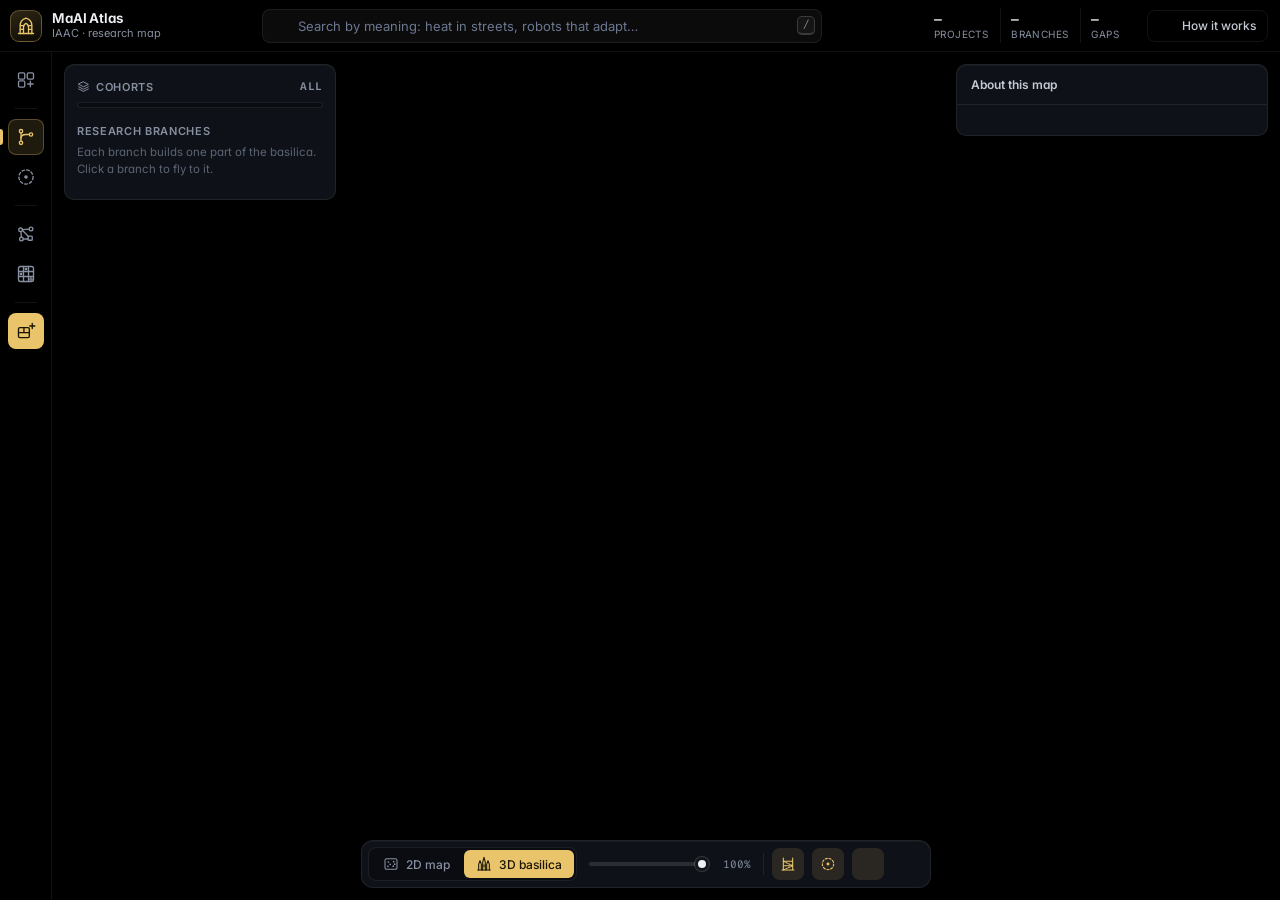
<file: index.html>
<!DOCTYPE html>
<html lang="en">
<head>
  <meta charset="UTF-8" />
  <meta name="viewport" content="width=device-width, initial-scale=1.0" />
  <title>MaAI Atlas</title>
  <link rel="icon" type="image/svg+xml" href="assets/icons/favicon.svg" />
  <link rel="preconnect" href="https://fonts.googleapis.com" />
  <link rel="stylesheet" href="https://fonts.googleapis.com/css2?family=Inter:wght@400;500;600;700&family=Fira+Code:wght@400;600&display=swap" />
  <link rel="stylesheet" href="style.css" />
  <link rel="stylesheet" href="atlas.css" />
  <link rel="stylesheet" href="ui.css" />
  <script type="importmap">
    {
      "imports": {
        "three": "https://esm.sh/three@0.170.0",
        "three/addons/": "https://esm.sh/three@0.170.0/examples/jsm/",
        "d3-force": "https://esm.sh/d3-force@3.0.0"
      }
    }
  </script>
</head>
<body>
  <div id="canvas-wrap"></div>
  <div id="labels-layer"></div>
  <div id="gap-layer"></div>
  <div id="web-layer"></div>
  <div id="hover-tip" class="glass" hidden></div>

  <!-- Top bar: brand, search, counters -->
  <header id="topbar">
    <div class="tb-brand">
      <span class="logo-mark"><svg class="ic"><use href="assets/icons/atlas-icons.svg#i-logo"/></svg></span>
      <div class="tb-name">
        <b>MaAI Atlas</b>
        <span>IAAC · research map</span>
      </div>
      <span id="synthetic-badge" class="synthetic-badge" hidden title="All projects are generated. The pipeline and views are real.">Synthetic data</span>
    </div>

    <div id="search">
      <svg class="ic sm muted"><use href="assets/icons/atlas-icons.svg#i-search"/></svg>
      <input type="search" id="search-input" placeholder="Search by meaning: heat in streets, robots that adapt…" autocomplete="off" aria-label="Search projects by meaning" />
      <kbd class="kbd" id="search-kbd">/</kbd>
      <button id="search-clear" class="icon-btn" title="Clear search" hidden><svg class="ic sm"><use href="assets/icons/atlas-icons.svg#i-close"/></svg></button>
      <div id="search-results" hidden></div>
    </div>

    <div class="stats-row" aria-label="Atlas counts">
      <div class="stat"><span class="stat-val" id="stat-projects">—</span><span class="stat-lbl">Projects</span></div>
      <div class="stat"><span class="stat-val" id="stat-branches">—</span><span class="stat-lbl">Branches</span></div>
      <div class="stat"><span class="stat-val" id="stat-gaps">—</span><span class="stat-lbl">Gaps</span></div>
      <div class="stat"><span class="stat-val" id="stat-sources">—</span><span class="stat-lbl">Sources</span></div>
      <div class="stat"><span class="stat-val" id="stat-built">—</span><span class="stat-lbl">Built</span></div>
    </div>
    <button class="ghost-btn" id="btn-about-top"><svg class="ic sm"><use href="assets/icons/atlas-icons.svg#i-guide"/></svg><span>How it works</span></button>
  </header>

  <!-- Left icon rail -->
  <nav id="rail" aria-label="Atlas tools">
    <button class="rail-btn" id="btn-home" data-tip="Programmes and cohorts"><svg class="ic"><use href="assets/icons/atlas-icons.svg#i-programmes"/></svg></button>
    <span class="rail-sep"></span>
    <button class="rail-btn tab active" data-tab="branches" id="tab-branches" data-tip="Branches"><svg class="ic"><use href="assets/icons/atlas-icons.svg#i-branch"/></svg></button>
    <button class="rail-btn tab" data-tab="gaps" id="tab-gaps" data-tip="Gaps"><svg class="ic"><use href="assets/icons/atlas-icons.svg#i-gap"/></svg></button>
    <span class="rail-sep"></span>
    <button class="rail-btn" id="btn-network" data-tip="Citation network"><svg class="ic"><use href="assets/icons/atlas-icons.svg#i-network"/></svg></button>
    <button class="rail-btn" id="btn-matrix" data-tip="Method × domain"><svg class="ic"><use href="assets/icons/atlas-icons.svg#i-matrix"/></svg></button>
    <span class="rail-sep"></span>
    <button class="rail-btn primary" id="btn-upload" data-tip="Add a project"><svg class="ic"><use href="assets/icons/atlas-icons.svg#i-stone-add"/></svg></button>
    <span class="rail-fill"></span>
    <button class="rail-btn" id="btn-reel" data-tip="Play the reel"><svg class="ic"><use href="assets/icons/atlas-icons.svg#i-reel"/></svg></button>
    <button class="rail-btn" id="btn-about" data-tip="How it works"><svg class="ic"><use href="assets/icons/atlas-icons.svg#i-guide"/></svg></button>
  </nav>

  <!-- Left panel -->
  <aside id="left-col">
    <div id="hud-left" class="glass">
      <div class="panel-block">
        <div class="section-title"><span><svg class="ic xs"><use href="assets/icons/atlas-icons.svg#i-cohort"/></svg> Cohorts</span><span id="cohort-label" class="mono">All</span></div>
        <div class="cohort-pills seg" id="cohort-pills"></div>
      </div>

      <div id="pane-branches" class="pane">
        <div class="section-title">
          <span>Research branches</span>
          <button id="branch-reset" class="link-btn" hidden>Show all</button>
        </div>
        <p class="pane-hint">Each branch builds one part of the basilica. Click a branch to fly to it.</p>
        <div id="branch-list"></div>
      </div>

      <div id="pane-gaps" class="pane" hidden>
        <div class="section-title"><span>Detected gaps</span></div>
        <p class="pane-hint">Places where MaAI work is thin. Each gap shows its evidence.</p>
        <div class="gap-filters" id="gap-filters"></div>
        <div id="gap-list"></div>
      </div>
    </div>
  </aside>

  <!-- View controls (bottom centre) -->
  <div id="cosmos-legend" class="glass" aria-label="Cosmic web legend">
    <div class="cl-title"><span>Cosmic web <span id="cl-step" class="cl-step"></span></span><button class="cl-key" id="cl-key" aria-expanded="false">Key</button></div>
    <div class="cl-row"><span class="cl-sw galaxy"></span>Galaxy = one project. Star colour = cohort, red old, blue new.</div>
    <div class="cl-row"><span class="cl-sw fil"></span>Filament = trail network between near projects.</div>
    <div class="cl-row"><span class="cl-sw cor"></span>Corridor = link between branches in 64D. % = support.</div>
    <div class="cl-row"><span class="cl-sw bridge"></span>Bridge project on a corridor.</div>
    <div class="cl-row"><span class="cl-sw void"></span>Yellow ring = void, also empty in 64D. Grey = map only.</div>
    <div class="cl-layers" role="group" aria-label="Cosmic web layers">
      <label><input type="checkbox" data-layer="trails" checked autocomplete="off" />Filaments</label>
      <label><input type="checkbox" data-layer="corridors" checked autocomplete="off" />Corridors</label>
      <label><input type="checkbox" data-layer="voids" checked autocomplete="off" />Voids</label>
      <label><input type="checkbox" data-layer="field" autocomplete="off" />Field</label>
    </div>
  </div>
  <div id="hud-bottom" class="glass">
    <div class="mode-switch seg" role="group" aria-label="View">
      <button class="mode-btn" id="btn-2d"><svg class="ic sm"><use href="assets/icons/atlas-icons.svg#i-map"/></svg>2D map</button>
      <button class="mode-btn active" id="btn-3d"><svg class="ic sm"><use href="assets/icons/atlas-icons.svg#i-basilica"/></svg>3D basilica</button>
    </div>
    <div class="slider-wrap">
      <input type="range" id="morph-slider" min="0" max="100" value="100" aria-label="Morph between map and basilica" />
      <span id="morph-pct">100%</span>
    </div>
    <span class="bar-sep"></span>
    <label class="icon-toggle" data-tip="Gap scaffold"><input type="checkbox" id="toggle-ghosts" checked /><svg class="ic sm"><use href="assets/icons/atlas-icons.svg#i-scaffold"/></svg></label>
    <label class="icon-toggle" data-tip="Gap markers on the map"><input type="checkbox" id="toggle-gapmarks" checked /><svg class="ic sm"><use href="assets/icons/atlas-icons.svg#i-gap"/></svg></label>
    <label class="icon-toggle" data-tip="Cosmic web style for the map"><input type="checkbox" id="toggle-cosmos" checked autocomplete="off" /><svg class="ic sm"><use href="assets/icons/atlas-icons.svg#i-galaxy"/></svg></label>
    <label class="icon-toggle" data-tip="Auto-orbit in 3D"><input type="checkbox" id="toggle-orbit" autocomplete="off" /><svg class="ic sm"><use href="assets/icons/atlas-icons.svg#i-orbit"/></svg></label>
  </div>

  <!-- Inspector -->
  <aside id="hud-inspector" class="glass">
    <div class="insp-head">
      <button id="insp-back" class="icon-btn" title="Back" hidden><svg class="ic sm"><use href="assets/icons/atlas-icons.svg#i-back"/></svg></button>
      <span id="insp-heading">About this map</span>
    </div>
    <div id="inspector-body"></div>
  </aside>

  <!-- Citation network overlay -->
  <section id="network-overlay" class="overlay glass" hidden aria-label="Citation network">
    <div class="overlay-head">
      <div class="oh-title">
        <span class="oh-icon"><svg class="ic"><use href="assets/icons/atlas-icons.svg#i-network"/></svg></span>
        <div>
          <h2>Citation network</h2>
          <p class="overlay-sub">Circles are projects, coloured by branch. Squares are sources, sized by citations. Sources that many branches cite sit between them.</p>
        </div>
      </div>
      <div class="overlay-tools">
        <label class="mini-field">Min. citations
          <select id="net-min"><option>2</option><option selected>3</option><option>5</option><option>8</option></select>
        </label>
        <label class="mini-field">Branch
          <select id="net-branch"></select>
        </label>
        <button class="icon-btn" id="network-close" title="Close"><svg class="ic sm"><use href="assets/icons/atlas-icons.svg#i-close"/></svg></button>
      </div>
    </div>
    <div class="overlay-body"><canvas id="network-canvas"></canvas><div id="network-tip" class="glass" hidden></div></div>
  </section>

  <!-- Method x domain overlay -->
  <section id="matrix-overlay" class="overlay glass" hidden aria-label="Method by domain matrix">
    <div class="overlay-head">
      <div class="oh-title">
        <span class="oh-icon"><svg class="ic"><use href="assets/icons/atlas-icons.svg#i-matrix"/></svg></span>
        <div>
          <h2>Method family × application domain</h2>
          <p class="overlay-sub">Each cell is the number of projects for one pairing. A dashed empty cell is an untested combination: both sides are common, but no project uses them together.</p>
        </div>
      </div>
      <div class="overlay-tools"><button class="icon-btn" id="matrix-close" title="Close"><svg class="ic sm"><use href="assets/icons/atlas-icons.svg#i-close"/></svg></button></div>
    </div>
    <div class="overlay-body scroll"><div id="matrix-wrap"></div></div>
  </section>

  <!-- How it works -->
  <section id="about-overlay" hidden aria-label="How the Atlas works">
    <div class="about-card glass" role="dialog" aria-modal="true" aria-labelledby="about-title">
      <div class="about-head">
        <div>
          <span class="eyebrow">Guide</span>
          <h2 id="about-title">How the MaAI Atlas works</h2>
        </div>
        <button class="icon-btn" id="about-close" title="Close"><svg class="ic sm"><use href="assets/icons/atlas-icons.svg#i-close"/></svg></button>
      </div>

      <div class="about-body">
        <p class="about-lead">The Atlas is a map of MaAI student research. It puts each project in a place by its meaning. Then it shows the research branches and the gaps between them.</p>
        <p class="note" id="about-synthetic" hidden>The projects in this version are synthetic. The pipeline and all views are real. They will work without changes when real projects are added.</p>

        <h3>What is built</h3>
        <div class="built-grid">
          <div class="built"><svg class="ic"><use href="assets/icons/atlas-icons.svg#i-map"/></svg><b>2D map</b><span>Similar projects are near each other.</span></div>
          <div class="built"><svg class="ic"><use href="assets/icons/atlas-icons.svg#i-basilica"/></svg><b>3D basilica</b><span>The same points make the Sagrada Família. Each project is one stone.</span></div>
          <div class="built"><svg class="ic"><use href="assets/icons/atlas-icons.svg#i-gap"/></svg><b>Gap finder</b><span>Four tests find research that nobody did yet.</span></div>
          <div class="built"><svg class="ic"><use href="assets/icons/atlas-icons.svg#i-search"/></svg><b>Search by meaning</b><span>Type a topic in your words. The browser finds the closest projects.</span></div>
          <div class="built"><svg class="ic"><use href="assets/icons/atlas-icons.svg#i-network"/></svg><b>Citation network</b><span>Projects connect to the papers they cite.</span></div>
          <div class="built"><svg class="ic"><use href="assets/icons/atlas-icons.svg#i-matrix"/></svg><b>Method × domain</b><span>A table that shows which pairs nobody tried.</span></div>
          <div class="built"><svg class="ic"><use href="assets/icons/atlas-icons.svg#i-stone-add"/></svg><b>Add a project</b><span>The form puts a new project on the map and fills a gap.</span></div>
          <div class="built"><svg class="ic"><use href="assets/icons/atlas-icons.svg#i-collect"/></svg><b>Blog connector</b><span>It reads MaAI posts from the IAAC blog and their GitHub links.</span></div>
        </div>

        <h3>How it works</h3>
        <ol class="flow">
          <li><span class="flow-ic"><svg class="ic"><use href="assets/icons/atlas-icons.svg#i-collect"/></svg></span><div><b>Collect</b><span>The pipeline reads project posts from the IAAC blog. It keeps the text, the people, the references and the links.</span></div></li>
          <li><span class="flow-ic"><svg class="ic"><use href="assets/icons/atlas-icons.svg#i-tag"/></svg></span><div><b>Tag</b><span>It finds the methods, data, tools and domains in the text. Each tag keeps the sentence that it came from.</span></div></li>
          <li><span class="flow-ic"><svg class="ic"><use href="assets/icons/atlas-icons.svg#i-cite"/></svg></span><div><b>Clean the references</b><span>It joins the same paper when students write it in different styles.</span></div></li>
          <li><span class="flow-ic"><svg class="ic"><use href="assets/icons/atlas-icons.svg#i-repo"/></svg></span><div><b>Check the code</b><span>It reads each GitHub repository. It gives a score from 0 to 6 for reproducibility.</span></div></li>
          <li><span class="flow-ic"><svg class="ic"><use href="assets/icons/atlas-icons.svg#i-embed"/></svg></span><div><b>Measure the meaning</b><span>It changes each text into a list of numbers. Similar texts get similar numbers.</span></div></li>
          <li><span class="flow-ic"><svg class="ic"><use href="assets/icons/atlas-icons.svg#i-cluster"/></svg></span><div><b>Make the map and the branches</b><span>It puts the projects on a flat map. Then it finds groups of near projects. Each group is a branch.</span></div></li>
          <li><span class="flow-ic"><svg class="ic"><use href="assets/icons/atlas-icons.svg#i-gap"/></svg></span><div><b>Find the gaps</b><span>It looks for empty areas, untried pairs, outside topics and branches that become smaller.</span></div></li>
          <li><span class="flow-ic"><svg class="ic"><use href="assets/icons/atlas-icons.svg#i-basilica"/></svg></span><div><b>Build the basilica</b><span>Each branch builds one part. Projects are stones. Gaps are scaffold that is not built yet.</span></div></li>
        </ol>

        <h3>This run</h3>
        <div class="run-stats" id="about-stats"></div>

        <h3>Not built yet</h3>
        <ul class="plain small">
          <li>Merge one project that is a blog post, a PDF and a repository.</li>
          <li>Read thesis PDFs (GROBID) and find paper DOIs (OpenAlex).</li>
          <li>A shared server for new projects. Now, new projects stay in this browser.</li>
          <li>A saved map model, so the positions do not move between cohorts.</li>
        </ul>
      </div>

      <div class="about-foot">
        <span class="muted small">Press <kbd class="kbd">/</kbd> to search. Press <kbd class="kbd">Esc</kbd> to close.</span>
        <span class="spacer"></span>
        <button class="action-btn" id="about-start">Explore the map</button>
      </div>
    </div>
  </section>

  <!-- Add project drawer -->
  <div id="upload-modal" class="glass hidden" aria-hidden="true">
    <div class="modal-head">
      <div class="oh-title">
        <span class="oh-icon accent"><svg class="ic"><use href="assets/icons/atlas-icons.svg#i-stone-add"/></svg></span>
        <div>
          <span class="eyebrow">Add a stone</span>
          <h2>Add a MaAI project</h2>
        </div>
      </div>
      <button id="upload-close" class="icon-btn" title="Close"><svg class="ic sm"><use href="assets/icons/atlas-icons.svg#i-close"/></svg></button>
    </div>

    <div class="modal-body">
      <label class="field"><span>Project title</span>
        <input type="text" id="up-title" placeholder="e.g. Causal Passive Cooling Twins" />
      </label>
      <label class="field"><span>Abstract <small>(the Atlas uses it to place the project by meaning)</small></span>
        <textarea id="up-abstract" rows="4" placeholder="Which question does it answer? Which method and data does it use?"></textarea>
      </label>
      <div class="field-row">
        <label class="field"><span>Cohort</span><select id="up-cohort"></select></label>
        <label class="field"><span>Work type</span>
          <select id="up-type"><option>Thesis</option><option>Studio</option><option>Seminar</option><option>Workshop</option></select>
        </label>
      </div>
      <div class="field-row">
        <label class="field"><span>AI method</span><input type="text" id="up-method" placeholder="e.g. Causal inference" /></label>
        <label class="field"><span>Dataset</span><input type="text" id="up-dataset" placeholder="e.g. Smart meters" /></label>
      </div>
      <label class="field"><span>Repository URL</span><input type="text" id="up-repo" placeholder="https://github.com/…" /></label>
      <div class="field">
        <span>Reproducibility signals <small>(each one adds 8% to the stone)</small></span>
        <div class="repro-checks" id="repro-checks"></div>
      </div>
      <div class="field">
        <span>Placement</span>
        <div id="placement-suggest" class="placement-suggest"></div>
        <div id="zone-picker" class="zone-picker"></div>
        <div id="pick-hint" class="pick-hint"><svg class="ic xs"><use href="assets/icons/atlas-icons.svg#i-pin"/></svg> Or click the 3D model to pin an exact spot.</div>
      </div>
    </div>

    <div class="modal-foot">
      <button class="action-btn secondary" id="upload-export" title="Download all projects added in this browser as JSON"><svg class="ic sm"><use href="assets/icons/atlas-icons.svg#i-export"/></svg>Export JSON</button>
      <span class="spacer"></span>
      <button class="action-btn secondary" id="upload-cancel">Cancel</button>
      <button class="action-btn" id="upload-submit">Place stone</button>
    </div>
  </div>

  <div id="toast" class="glass" role="status"></div>

  <!-- Programmes start page (home.js) -->
  <section id="home" hidden aria-label="Programmes">
    <div class="hp-wrap">
      <div class="hp-head">
        <div>
          <div class="hp-crumb" id="home-crumb"></div>
          <p class="hp-lead" id="home-lead"></p>
        </div>
        <button class="hp-btn ghost" id="home-skip">Go to the Atlas<svg class="ic sm" viewBox="0 0 24 24"><path d="M9.5 5.5L16 12l-6.5 6.5"/></svg></button>
      </div>
      <div id="home-body"></div>
    </div>
  </section>

  <script type="module" src="home.js"></script>
  <script type="module" src="app.js"></script>
  <script type="module" src="ui.js"></script>
</body>
</html>
</file>
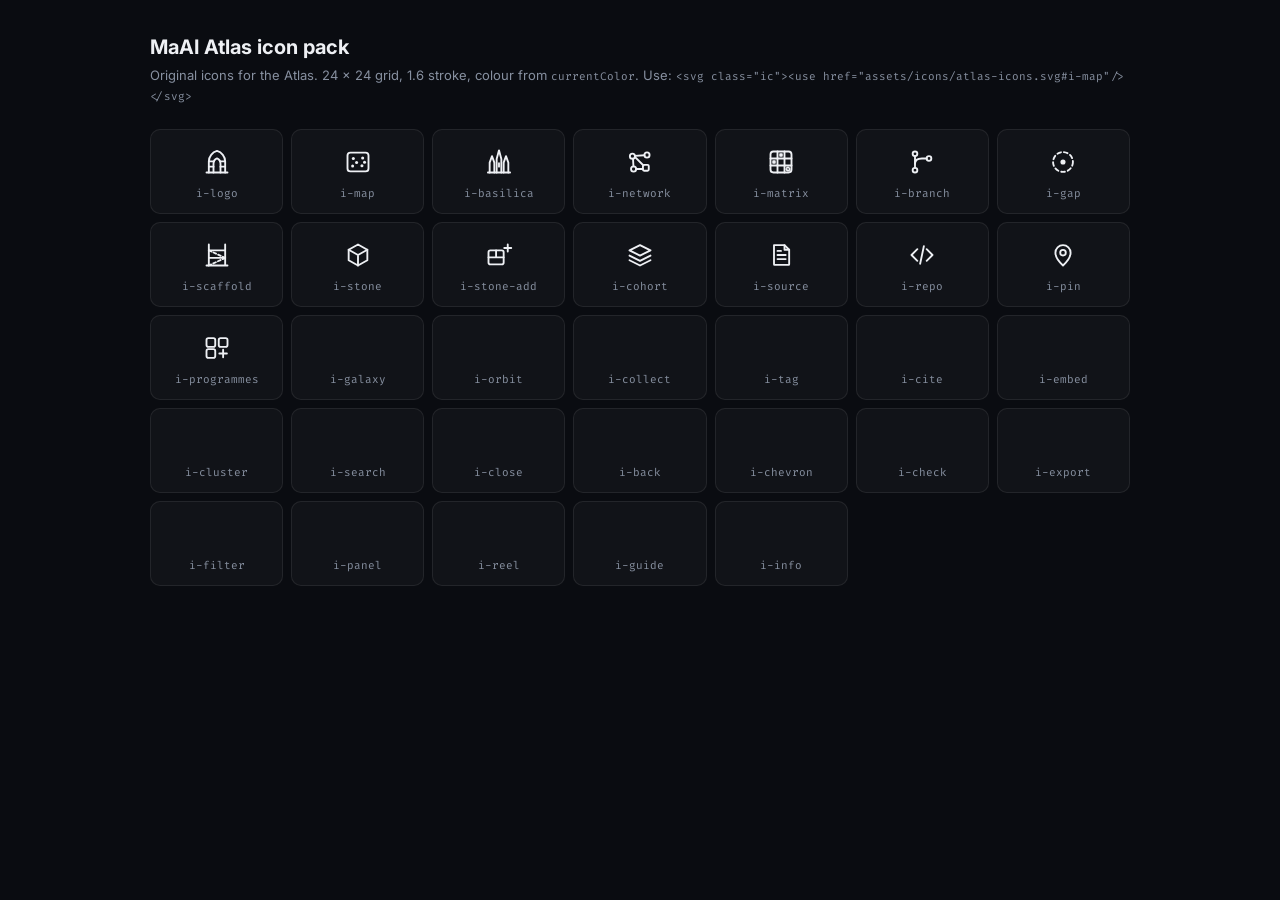
<file: assets/icons/index.html>
<!DOCTYPE html>
<html lang="en">
<head>
<meta charset="UTF-8" /><meta name="viewport" content="width=device-width, initial-scale=1" />
<title>Atlas icon pack</title>
<link rel="stylesheet" href="https://fonts.googleapis.com/css2?family=Inter:wght@400;600&family=Fira+Code&display=swap" />
<style>
  body { margin: 0; padding: 32px 16px; background: #0a0c11; color: #eef0f4; font: 13px/1.5 Inter, system-ui, sans-serif; }
  main { max-width: 980px; margin: 0 auto; }
  h1 { font-size: 20px; margin: 0 0 4px; } p { color: #8790a0; margin: 0 0 24px; }
  .grid { display: grid; grid-template-columns: repeat(auto-fill, minmax(116px, 1fr)); gap: 8px; }
  .cell { display: flex; flex-direction: column; align-items: center; gap: 10px; padding: 18px 8px 12px; border: 1px solid rgba(255,255,255,.08); border-radius: 10px; background: rgba(255,255,255,.03); }
  .cell svg { width: 28px; height: 28px; fill: none; stroke: currentColor; stroke-width: 1.6; stroke-linecap: round; stroke-linejoin: round; }
  .cell:hover { color: #e9c46a; border-color: rgba(233,196,106,.4); }
  code { font: 11px 'Fira Code', monospace; color: #8790a0; }
</style>
</head>
<body><main>
<h1>MaAI Atlas icon pack</h1>
<p>Original icons for the Atlas. 24 × 24 grid, 1.6 stroke, colour from <code>currentColor</code>. Use: <code>&lt;svg class="ic"&gt;&lt;use href="assets/icons/atlas-icons.svg#i-map"/&gt;&lt;/svg&gt;</code></p>
<div class="grid" id="grid"></div>
</main>
<script>
fetch('atlas-icons.svg').then(r => r.text()).then(t => {
  const ids = [...t.matchAll(/<symbol id="([^"]+)"/g)].map(m => m[1]);
  document.getElementById('grid').innerHTML = ids.map(id =>
    `<div class="cell"><svg><use href="atlas-icons.svg#${id}"/></svg><code>${id}</code></div>`).join('');
});
</script>
</body></html>
</file>
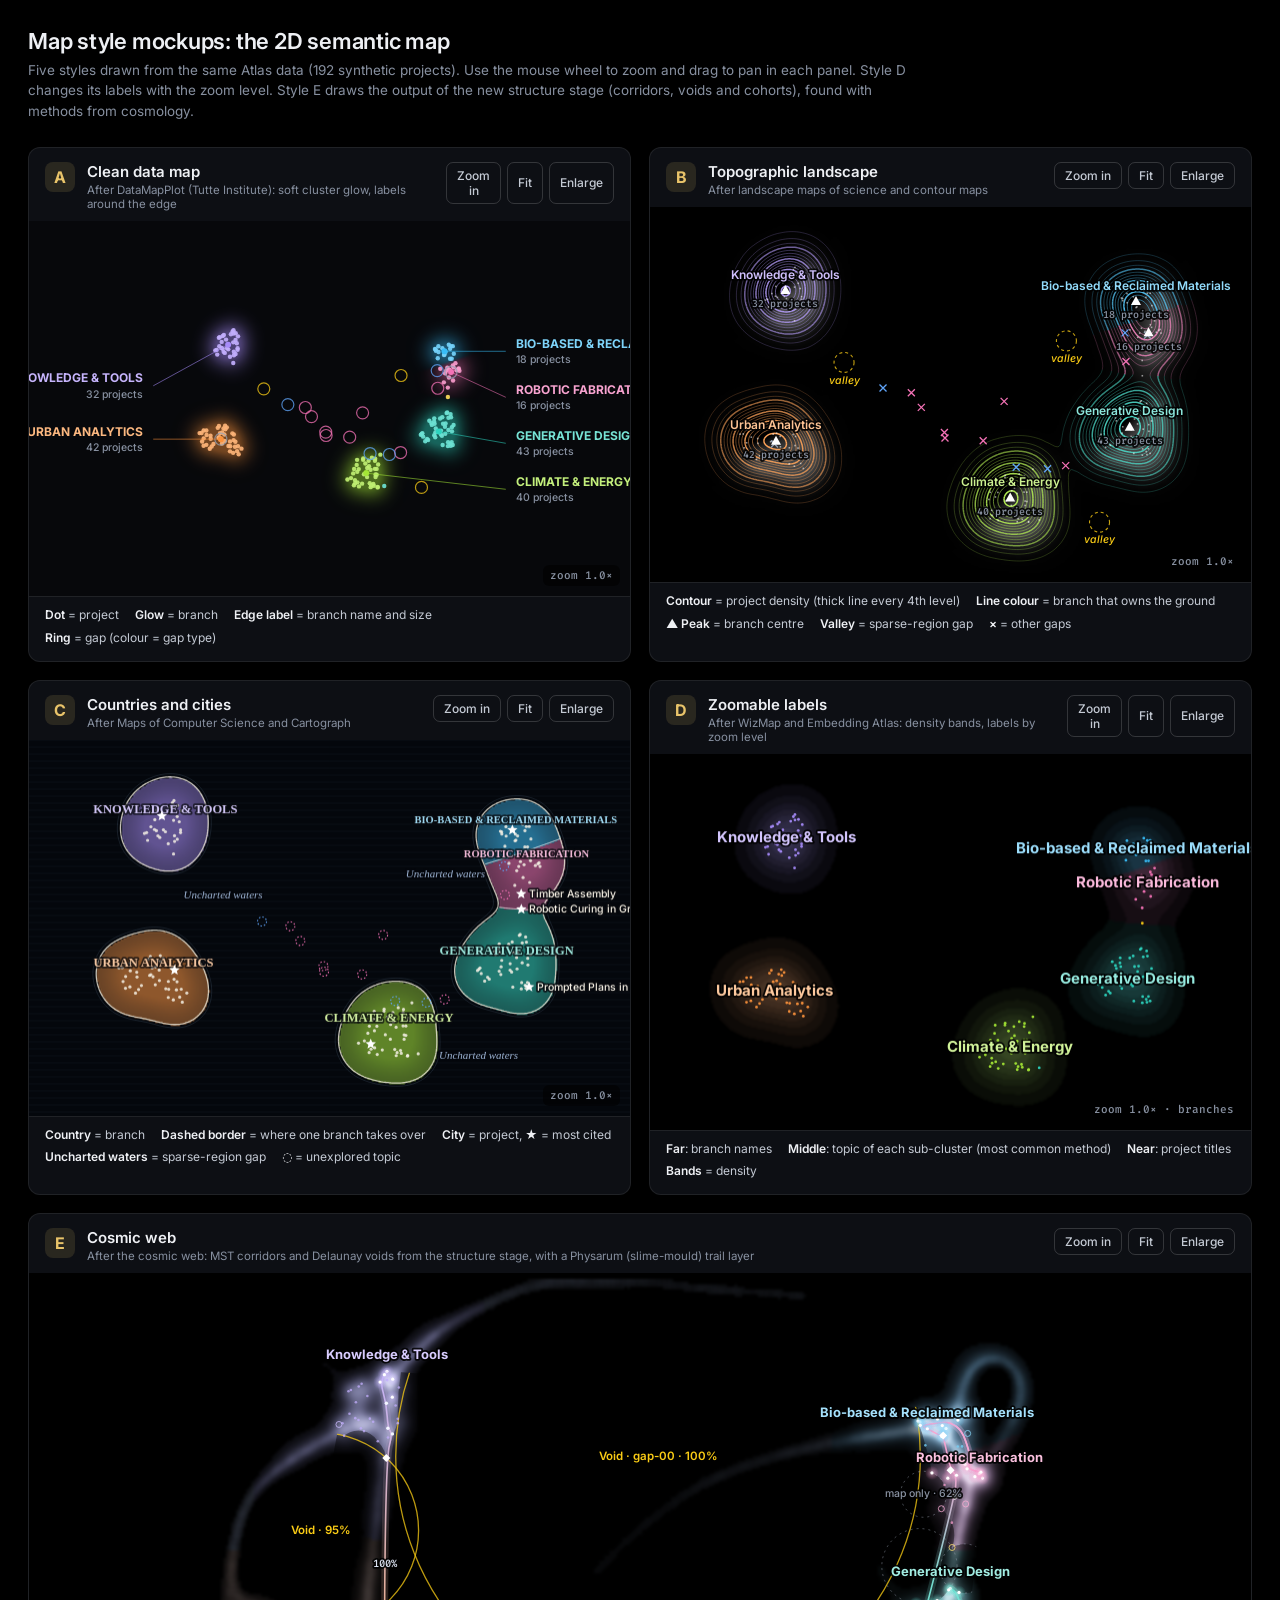
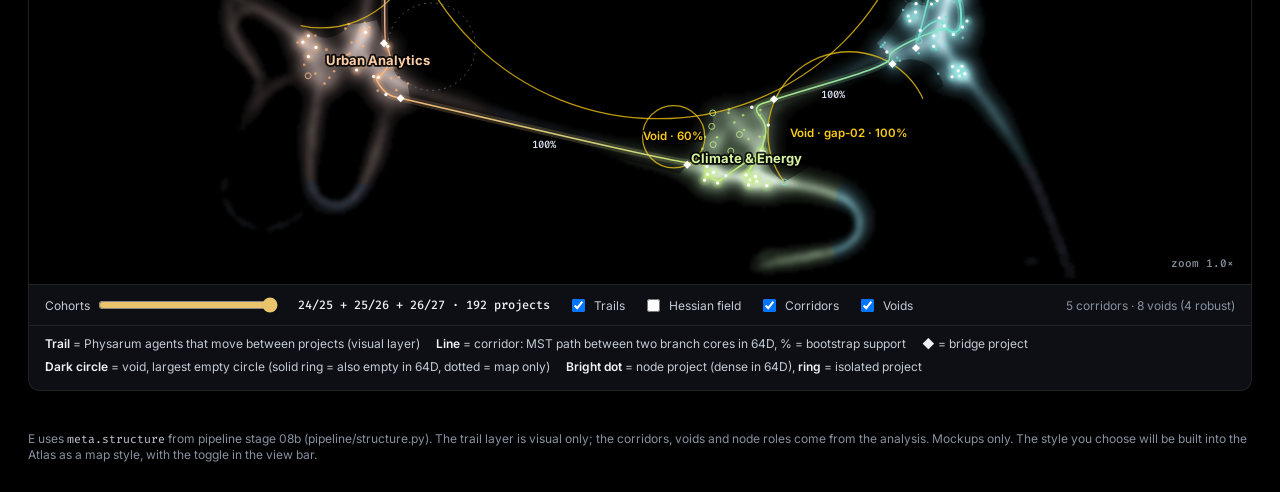
<file: mockups/map-styles.html>
<!doctype html>
<html lang="en">
<head>
<meta charset="utf-8" />
<meta name="viewport" content="width=device-width, initial-scale=1" />
<title>Map style mockups</title>
<link rel="preconnect" href="https://fonts.googleapis.com" />
<link href="https://fonts.googleapis.com/css2?family=Inter:wght@400;500;600;700&family=Fira+Code:wght@400;500&display=swap" rel="stylesheet" />
<style>
  :root { --bg: #000; --panel: #0d0f14; --border: rgba(255,255,255,0.08); --text: #eef0f4; --text-2: #c4cad4; --muted: #8790a0; --accent: #e9c46a; }
  * { box-sizing: border-box; }
  html, body { margin: 0; background: var(--bg); color: var(--text); font-family: Inter, system-ui, sans-serif; }
  header { padding: 28px 28px 8px; max-width: 1600px; margin: 0 auto; }
  h1 { margin: 0; font-size: 22px; font-weight: 600; letter-spacing: -0.01em; }
  header p { margin: 6px 0 0; color: var(--muted); font-size: 13.5px; max-width: 900px; line-height: 1.5; }
  .grid { display: grid; grid-template-columns: repeat(2, minmax(0, 1fr)); gap: 18px; padding: 18px 28px 40px; max-width: 1600px; margin: 0 auto; }
  .grid.single { grid-template-columns: 1fr; }
  .card { background: var(--panel); border: 1px solid var(--border); border-radius: 12px; overflow: hidden; display: flex; flex-direction: column; }
  .card-head { display: flex; align-items: flex-start; gap: 12px; padding: 14px 16px 10px; }
  .letter { width: 30px; height: 30px; border-radius: 8px; display: grid; place-items: center; font-weight: 700; background: rgba(233,196,106,0.13); color: var(--accent); flex-shrink: 0; }
  .card-head h2 { margin: 0; font-size: 15px; font-weight: 600; }
  .card-head .src { font-size: 11.5px; color: var(--muted); margin-top: 2px; }
  .card-head .tools { margin-left: auto; display: flex; gap: 6px; }
  button { font: 500 12px Inter, sans-serif; color: var(--text-2); background: transparent; border: 1px solid rgba(255,255,255,0.16); border-radius: 7px; padding: 5px 10px; cursor: pointer; }
  button:hover { background: rgba(255,255,255,0.08); color: var(--text); }
  button:focus-visible { outline: 2px solid var(--accent); outline-offset: 1px; }
  .stage { position: relative; aspect-ratio: 16 / 10; background: #000; cursor: grab; touch-action: none; }
  .stage:active { cursor: grabbing; }
  .stage canvas { position: absolute; inset: 0; width: 100%; height: 100%; display: block; }
  .zoomtag { position: absolute; right: 10px; bottom: 10px; font: 500 11px 'Fira Code', monospace; color: var(--muted); background: rgba(0,0,0,0.6); padding: 3px 7px; border-radius: 6px; pointer-events: none; }
  .key { display: flex; flex-wrap: wrap; gap: 6px 16px; padding: 10px 16px 14px; border-top: 1px solid var(--border); font-size: 12px; color: var(--text-2); line-height: 1.4; }
  .key b { color: var(--text); font-weight: 600; }
  .card.wide { grid-column: 1 / -1; }
  .card.wide .stage { aspect-ratio: 16 / 8; }
  .ctl { display: flex; flex-wrap: wrap; align-items: center; gap: 8px 18px; padding: 10px 16px; border-top: 1px solid var(--border); font-size: 12px; color: var(--text-2); }
  .ctl label { display: inline-flex; align-items: center; gap: 6px; cursor: pointer; }
  .ctl input[type=range] { width: 180px; accent-color: var(--accent); }
  .ctl .step { font: 500 12px 'Fira Code', monospace; color: var(--text); min-width: 170px; }
  .ctl .stat { margin-left: auto; color: var(--muted); }
  .grid.single .card.wide .stage { aspect-ratio: 16 / 10; }
  code { font-family: 'Fira Code', monospace; font-size: 11.5px; color: var(--text-2); }
  .note { font-size: 12px; color: var(--muted); padding: 0 28px 30px; max-width: 1600px; margin: 0 auto; }
  @media (max-width: 1000px) { .grid { grid-template-columns: 1fr; padding: 16px; } header { padding: 20px 16px 4px; } .note { padding: 0 16px 24px; } }
</style>
</head>
<body>
<header>
  <h1>Map style mockups: the 2D semantic map</h1>
  <p>Five styles drawn from the same Atlas data (192 synthetic projects). Use the mouse wheel to zoom and drag to pan in each panel. Style D changes its labels with the zoom level. Style E draws the output of the new structure stage (corridors, voids and cohorts), found with methods from cosmology.</p>
</header>
<div class="grid" id="grid"></div>
<p class="note">E uses <code>meta.structure</code> from pipeline stage 08b (pipeline/structure.py). The trail layer is visual only; the corridors, voids and node roles come from the analysis. Mockups only. The style you choose will be built into the Atlas as a map style, with the toggle in the view bar.</p>

<script>
const PANELS = [
  { id: 'A', inset: 200, name: 'Clean data map', src: 'After DataMapPlot (Tutte Institute): soft cluster glow, labels around the edge',
    key: ['<b>Dot</b> = project', '<b>Glow</b> = branch', '<b>Edge label</b> = branch name and size', '<b>Ring</b> = gap (colour = gap type)'] },
  { id: 'B', name: 'Topographic landscape', src: 'After landscape maps of science and contour maps',
    key: ['<b>Contour</b> = project density (thick line every 4th level)', '<b>Line colour</b> = branch that owns the ground', '<b>▲ Peak</b> = branch centre', '<b>Valley</b> = sparse-region gap', '<b>×</b> = other gaps'] },
  { id: 'C', name: 'Countries and cities', src: 'After Maps of Computer Science and Cartograph',
    key: ['<b>Country</b> = branch', '<b>Dashed border</b> = where one branch takes over', '<b>City</b> = project, <b>★</b> = most cited', '<b>Uncharted waters</b> = sparse-region gap', '<b>◌</b> = unexplored topic'] },
  { id: 'D', name: 'Zoomable labels', src: 'After WizMap and Embedding Atlas: density bands, labels by zoom level',
    key: ['<b>Far</b>: branch names', '<b>Middle</b>: topic of each sub-cluster (most common method)', '<b>Near</b>: project titles', '<b>Bands</b> = density'] },
  { id: 'E', wide: true, name: 'Cosmic web', src: 'After the cosmic web: MST corridors and Delaunay voids from the structure stage, with a Physarum (slime-mould) trail layer',
    controls: `<label>Cohorts <input type="range" id="e-step" min="0" max="0" value="0"></label><span class="step" id="e-label"></span>
      <label><input type="checkbox" id="e-trails" checked> Trails</label><label><input type="checkbox" id="e-field"> Hessian field</label>
      <label><input type="checkbox" id="e-cor" checked> Corridors</label><label><input type="checkbox" id="e-void" checked> Voids</label><span class="stat" id="e-stat"></span>`,
    key: ['<b>Trail</b> = Physarum agents that move between projects (visual layer)', '<b>Line</b> = corridor: MST path between two branch cores in 64D, % = bootstrap support',
      '<b>&#9670;</b> = bridge project', '<b>Dark circle</b> = void, largest empty circle (solid ring = also empty in 64D, dotted = map only)',
      '<b>Bright dot</b> = node project (dense in 64D), <b>ring</b> = isolated project'] },
];
const GAP_COL = { density: '#FACC15', untested: '#F472B6', external: '#60A5FA', fading: '#94A3B8' };

// ---------- helpers ----------
const hex = (h) => { const n = parseInt(h.slice(1), 16); return [(n >> 16) & 255, (n >> 8) & 255, n & 255]; };
const mix = (a, b, t) => a.map((v, i) => Math.round(v + (b[i] - v) * t));
const rgba = (c, a) => `rgba(${c[0]},${c[1]},${c[2]},${a})`;
const short = (s, n) => (s.length > n ? s.slice(0, n - 1) + '…' : s);

let M, B, G; // meta, bounds, grid

function buildGrid() {
  const ps = M.projects.filter((p) => p.xy);
  const xs = ps.map((p) => p.xy[0]), ys = ps.map((p) => p.xy[1]);
  const pad = 14;
  B = { x0: Math.min(...xs) - pad, x1: Math.max(...xs) + pad, y0: Math.min(...ys) - pad, y1: Math.max(...ys) + pad };
  const W = 340, H = Math.round(W * (B.y1 - B.y0) / (B.x1 - B.x0));
  const cell = (B.x1 - B.x0) / W;
  const nb = M.branches.length;
  const dens = Array.from({ length: nb }, () => new Float32Array(W * H));
  const sig = 4.2 / cell, inv = 1 / (2 * sig * sig), win = Math.ceil(sig * 3);
  for (const p of ps) {
    const gx = (p.xy[0] - B.x0) / cell, gy = (B.y1 - p.xy[1]) / cell;
    const d = dens[p.branch_idx];
    for (let j = Math.max(0, Math.floor(gy - win)); j < Math.min(H, gy + win); j++)
      for (let i = Math.max(0, Math.floor(gx - win)); i < Math.min(W, gx + win); i++)
        d[j * W + i] += Math.exp(-((i - gx) ** 2 + (j - gy) ** 2) * inv);
  }
  const T = new Float32Array(W * H), owner = new Int8Array(W * H);
  let max = 0;
  for (let o = 0; o < W * H; o++) {
    let best = -1, bv = 0, s = 0;
    for (let b = 0; b < nb; b++) { s += dens[b][o]; if (dens[b][o] > bv) { bv = dens[b][o]; best = b; } }
    T[o] = s; owner[o] = best; if (s > max) max = s;
  }
  G = { W, H, cell, dens, T, owner, max };
}
const g2w = (i, j) => [B.x0 + i * G.cell, B.y1 - j * G.cell];

// Marching squares: returns flat [x1,y1,x2,y2,...] in world units
const EDGES = [[], [[3, 2]], [[2, 1]], [[3, 1]], [[0, 1]], [[0, 1], [3, 2]], [[0, 2]], [[0, 3]], [[0, 3]], [[0, 2]], [[0, 3], [2, 1]], [[0, 1]], [[3, 1]], [[1, 2]], [[3, 2]], []];
function contour(f, L, mask) {
  const { W, H } = G, out = [];
  for (let j = 0; j < H - 1; j++) for (let i = 0; i < W - 1; i++) {
    const a = f[j * W + i], b = f[j * W + i + 1], c = f[(j + 1) * W + i + 1], d = f[(j + 1) * W + i];
    const code = (a > L ? 8 : 0) | (b > L ? 4 : 0) | (c > L ? 2 : 0) | (d > L ? 1 : 0);
    if (code === 0 || code === 15) continue;
    if (mask && !mask(i, j)) continue;
    const pt = (e) => {
      if (e === 0) return [i + (L - a) / (b - a), j];
      if (e === 1) return [i + 1, j + (L - b) / (c - b)];
      if (e === 2) return [i + (L - d) / (c - d), j + 1];
      return [i, j + (L - a) / (d - a)];
    };
    for (const [e1, e2] of EDGES[code]) {
      const p1 = g2w(...pt(e1)), p2 = g2w(...pt(e2));
      out.push(p1[0], p1[1], p2[0], p2[1]);
    }
  }
  return out;
}
function gridImage(fn) {
  const cv = document.createElement('canvas'); cv.width = G.W; cv.height = G.H;
  const g = cv.getContext('2d'), img = g.createImageData(G.W, G.H);
  for (let o = 0; o < G.W * G.H; o++) { const c = fn(o); if (!c) continue; img.data.set(c, o * 4); }
  g.putImageData(img, 0, 0);
  return cv;
}

// ---------- panel framework (zoom + pan, retina) ----------
class Panel {
  constructor(spec, el) {
    this.spec = spec; this.stage = el.querySelector('.stage'); this.cv = el.querySelector('canvas'); this.tag = el.querySelector('.zoomtag');
    this.ctx = this.cv.getContext('2d'); this.k = 1; this.tx = 0; this.ty = 0;
    new ResizeObserver(() => this.resize()).observe(this.stage);
    this.stage.addEventListener('wheel', (e) => { e.preventDefault(); this.zoomAt(e.offsetX, e.offsetY, Math.exp(-e.deltaY * 0.0015)); }, { passive: false });
    let drag = null;
    this.stage.addEventListener('pointerdown', (e) => { drag = { x: e.clientX, y: e.clientY, tx: this.tx, ty: this.ty }; this.stage.setPointerCapture(e.pointerId); });
    this.stage.addEventListener('pointermove', (e) => { if (!drag) return; this.tx = drag.tx + e.clientX - drag.x; this.ty = drag.ty + e.clientY - drag.y; this.draw(); });
    this.stage.addEventListener('pointerup', () => { drag = null; });
    el.querySelector('[data-fit]').addEventListener('click', () => { this.k = 1; this.tx = this.ty = 0; this.draw(); });
    el.querySelector('[data-in]').addEventListener('click', () => this.zoomAt(this.w / 2, this.h / 2, 1.6));
  }
  resize() {
    const r = this.stage.getBoundingClientRect(), dpr = Math.min(2, devicePixelRatio || 1);
    this.w = r.width; this.h = r.height; this.cv.width = r.width * dpr; this.cv.height = r.height * dpr; this.dpr = dpr;
    const ins = Math.min(this.spec.inset || 0, this.w * 0.22);
    this.ins = ins;
    const s = Math.min((this.w - 2 * ins) / (B.x1 - B.x0), this.h / (B.y1 - B.y0)) * 0.98;
    this.base = { s, ox: (this.w - s * (B.x1 - B.x0)) / 2, oy: (this.h - s * (B.y1 - B.y0)) / 2 };
    this.draw();
  }
  zoomAt(x, y, f) {
    const k2 = Math.min(12, Math.max(0.6, this.k * f)); f = k2 / this.k;
    this.tx = x - (x - this.tx) * f; this.ty = y - (y - this.ty) * f; this.k = k2; this.draw();
  }
  get s() { return this.base.s * this.k; }
  X(x) { return (this.base.ox + (x - B.x0) * this.base.s) * this.k + this.tx; }
  Y(y) { return (this.base.oy + (B.y1 - y) * this.base.s) * this.k + this.ty; }
  image(cv, alpha = 1, blur = 0) {
    const c = this.ctx; c.save(); c.globalAlpha = alpha; c.imageSmoothingEnabled = true; c.imageSmoothingQuality = 'high';
    if (blur) c.filter = `blur(${(blur * G.cell * this.s).toFixed(1)}px)`;
    c.drawImage(cv, this.X(B.x0), this.Y(B.y1), (B.x1 - B.x0) * this.s, (B.y1 - B.y0) * this.s); c.restore();
  }
  segs(arr, style, width, dash) {
    const c = this.ctx; c.beginPath();
    for (let q = 0; q < arr.length; q += 4) { c.moveTo(this.X(arr[q]), this.Y(arr[q + 1])); c.lineTo(this.X(arr[q + 2]), this.Y(arr[q + 3])); }
    c.strokeStyle = style; c.lineWidth = width; c.setLineDash(dash || []); c.stroke(); c.setLineDash([]);
  }
  draw() {
    if (!this.w) return;
    const c = this.ctx; c.setTransform(this.dpr, 0, 0, this.dpr, 0, 0);
    c.clearRect(0, 0, this.w, this.h);
    this.labels = [];
    RENDER[this.spec.id](this, c);
    this.tag.textContent = `zoom ${this.k.toFixed(1)}×${this.spec.id === 'D' ? ' · ' + levelName(this.k) : ''}`;
  }
  // label with simple collision test; returns false if it would overlap
  label(text, x, y, { font = '600 12px Inter', color = '#fff', align = 'center', halo = 'rgba(0,0,0,0.85)', pad = 3, force = false } = {}) {
    const c = this.ctx; c.font = font;
    const w = c.measureText(text).width, h = parseInt(font.match(/(\d+)px/)[1], 10);
    const x0 = align === 'center' ? x - w / 2 : align === 'right' ? x - w : x;
    const r = [x0 - pad, y - h / 2 - pad, x0 + w + pad, y + h / 2 + pad];
    if (!force && this.labels.some((o) => r[0] < o[2] && r[2] > o[0] && r[1] < o[3] && r[3] > o[1])) return false;
    this.labels.push(r);
    c.textAlign = align; c.textBaseline = 'middle';
    if (halo) { c.lineWidth = 3.5; c.strokeStyle = halo; c.lineJoin = 'round'; c.strokeText(text, x, y); }
    c.fillStyle = color; c.fillText(text, x, y);
    return true;
  }
}

// ---------- shared derived data ----------
let D = {};
function derive() {
  const bs = M.branches;
  D.col = bs.map((b) => hex(b.color));
  D.anchor = bs.map((b) => M.projects.filter((p) => p.branch_idx === b.idx)
    .map((p) => ({ p, w: (p.coupled || []).reduce((s, c) => s + (c.shared || 0), 0) })).sort((a, b2) => b2.w - a.w)[0]?.p);
  // peaks: max of each branch density
  D.peak = bs.map((b) => { const d = G.dens[b.idx]; let m = 0, o = 0; for (let k = 0; k < d.length; k++) if (d[k] > m) { m = d[k]; o = k; } return g2w(o % G.W, Math.floor(o / G.W)); });

  // A: glow image
  D.glow = gridImage((o) => { const b = G.owner[o]; if (b < 0) return null; const v = G.dens[b][o] / G.max; const a = Math.min(1, v * 1.6); return [...D.col[b], Math.round(255 * a * 0.45)]; });

  // B: contours + hillshade
  const levels = 16; D.topo = [];
  for (let l = 1; l <= levels; l++) {
    const L = G.max * Math.pow(l / (levels + 1), 1.35);
    // split one level by owning branch so each line takes that branch colour
    const per = bs.map(() => []);
    const seg = contour(G.T, L);
    for (let q = 0; q < seg.length; q += 4) {
      const mx = (seg[q] + seg[q + 2]) / 2, my = (seg[q + 1] + seg[q + 3]) / 2;
      const i = Math.min(G.W - 1, Math.max(0, Math.round((mx - B.x0) / G.cell))), j = Math.min(G.H - 1, Math.max(0, Math.round((B.y1 - my) / G.cell)));
      const b = Math.max(0, G.owner[j * G.W + i]);
      per[b].push(seg[q], seg[q + 1], seg[q + 2], seg[q + 3]);
    }
    D.topo.push({ l, per, index: l % 4 === 0 });
  }
  D.shade = gridImage((o) => {
    const i = o % G.W, j = Math.floor(o / G.W); if (i < 1 || j < 1 || i >= G.W - 1 || j >= G.H - 1) return null;
    const dx = (G.T[o + 1] - G.T[o - 1]) / G.max, dy = (G.T[o + G.W] - G.T[o - G.W]) / G.max;
    const lum = Math.max(0, Math.min(1, 0.5 + (-dx + -dy) * 9));
    const a = Math.min(1, G.T[o] / G.max * 3);
    return [Math.round(255 * lum), Math.round(255 * lum), Math.round(255 * lum), Math.round(70 * a)];
  });

  // C: land, coast, borders
  const thr = G.max * 0.1;
  D.land = gridImage((o) => { if (G.T[o] < thr) return null; const b = G.owner[o]; const c = mix(D.col[b], [16, 18, 24], 0.62); const v = Math.min(1, (G.T[o] - thr) / (G.max * 0.5)); return [...mix(c, D.col[b], v * 0.25), 255]; });
  D.coast = contour(G.T, thr);
  D.coast2 = contour(G.T, thr * 0.7);
  D.borders = [];
  bs.forEach((b) => {
    const f = new Float32Array(G.W * G.H);
    for (let o = 0; o < f.length; o++) { let other = 0; for (let k = 0; k < bs.length; k++) if (k !== b.idx && G.dens[k][o] > other) other = G.dens[k][o]; f[o] = G.dens[b.idx][o] - other; }
    D.borders.push(...contour(f, 0, (i, j) => G.T[j * G.W + i] > thr * 1.05));
  });

  // D: density bands + sub-clusters
  D.bands = gridImage((o) => {
    const v = G.T[o] / G.max; if (v < 0.04) return null; const q = Math.floor(v * 7) / 7; const b = G.owner[o];
    const c = mix([40, 44, 54], D.col[b], 0.35); return [...c, Math.round(255 * (0.12 + 0.6 * q))];
  });
  D.sub = [];
  bs.forEach((b) => {
    const ps = M.projects.filter((p) => p.branch_idx === b.idx && p.xy);
    if (ps.length < 4) return;
    const k = Math.max(2, Math.round(ps.length / 9));
    const sorted = [...ps].sort((a, c) => a.xy[0] - c.xy[0]);
    let cen = Array.from({ length: k }, (_, i) => [...sorted[Math.floor((i + 0.5) * sorted.length / k)].xy]);
    let asg = [];
    for (let it = 0; it < 12; it++) {
      asg = ps.map((p) => { let bi = 0, bd = Infinity; cen.forEach((c, i) => { const d = (p.xy[0] - c[0]) ** 2 + (p.xy[1] - c[1]) ** 2; if (d < bd) { bd = d; bi = i; } }); return bi; });
      cen = cen.map((c, i) => { const m = ps.filter((_, q) => asg[q] === i); return m.length ? [m.reduce((s, p) => s + p.xy[0], 0) / m.length, m.reduce((s, p) => s + p.xy[1], 0) / m.length] : c; });
    }
    cen.forEach((c, i) => {
      const m = ps.filter((_, q) => asg[q] === i); if (!m.length) return;
      const cnt = {}; m.forEach((p) => (p.methods || []).forEach((t) => { cnt[t] = (cnt[t] || 0) + 1; }));
      const top = Object.entries(cnt).sort((a, c2) => c2[1] - a[1])[0];
      if (top) D.sub.push({ x: c[0], y: c[1], text: top[0], n: m.length, b: b.idx });
    });
  });
}
// ---------- E: cosmic web ----------
function mulberry32(a) { return () => { a |= 0; a = a + 0x6D2B79F5 | 0; let t = Math.imul(a ^ a >>> 15, 1 | a); t = t + Math.imul(t ^ t >>> 7, 61 | t) ^ t; return ((t ^ t >>> 14) >>> 0) / 4294967296; }; }
const E = { step: 0, trails: true, field: false, cor: true, void: true, phys: [] };
function eStep() {
  const S = M.structure, T = S.timeline, last = E.step === T.length - 1;
  const t = T[E.step];
  return { t, upto: t.upto, corridors: last ? S.corridors : t.corridors, voids: last ? S.voids : t.voids, last };
}
// Physarum polycephalum model (Jones 2010), as used by Burchett et al. 2020 on SDSS galaxies.
// Agents sense the trail ahead, turn toward the strongest trail, move and deposit. Projects are food.
function physarum(step) {
  if (E.phys[step]) return E.phys[step];
  const { W, H } = G, N = W * H, upto = M.structure.timeline[step].upto, roles = M.structure.roles;
  const ps = M.projects.filter((p) => p.xy && p.cohort_idx <= upto);
  const F = new Float32Array(N), sig = 2.0, win = 6;
  const gpos = ps.map((p) => [(p.xy[0] - B.x0) / G.cell, (B.y1 - p.xy[1]) / G.cell, roles[p.idx] === 'node' ? 1.4 : 1]);
  for (const [gx, gy, w] of gpos)
    for (let j = Math.max(0, Math.floor(gy - win)); j < Math.min(H, gy + win); j++)
      for (let i = Math.max(0, Math.floor(gx - win)); i < Math.min(W, gx + win); i++)
        F[j * W + i] += w * Math.exp(-((i - gx) ** 2 + (j - gy) ** 2) / (2 * sig * sig));
  // decay grows with the distance to the nearest project, so trails do not wander off the map
  const decay = new Float32Array(N);
  for (let j = 0; j < H; j++) for (let i = 0; i < W; i++) {
    let m = Infinity; for (const g of gpos) { const d = (g[0] - i) ** 2 + (g[1] - j) ** 2; if (d < m) m = d; }
    const d = Math.sqrt(m) * G.cell; decay[j * W + i] = d < 9 ? 0.9 : Math.max(0.7, 0.9 - (d - 9) * 0.02);
  }
  const rnd = mulberry32(911 + step), NA = 24000;
  const ax = new Float32Array(NA), ay = new Float32Array(NA), aa = new Float32Array(NA);
    let Tr = new Float32Array(N), T2 = new Float32Array(N);
  const SA = 0.5, RA = 0.42, SO = 8;
  const sense = (x, y) => { const i = x | 0, j = y | 0; if (i < 0 || j < 0 || i >= W || j >= H) return -1; return Tr[j * W + i]; };
  const spawn = (k) => { const g = gpos[Math.floor(rnd() * gpos.length)]; ax[k] = g[0] + (rnd() - 0.5) * 4; ay[k] = g[1] + (rnd() - 0.5) * 4; aa[k] = rnd() * 6.2832; };
  for (let k = 0; k < NA; k++) spawn(k);
  for (let it = 0; it < 260; it++) {
    for (let o = 0; o < N; o++) Tr[o] += F[o] * 3; // projects emit trail, so agents stay on the data (MCPM)
    for (let k = 0; k < NA; k++) {
      if (rnd() < 0.012) spawn(k);
      let a = aa[k]; const x = ax[k], y = ay[k];
      const f = sense(x + Math.cos(a) * SO, y + Math.sin(a) * SO), l = sense(x + Math.cos(a - SA) * SO, y + Math.sin(a - SA) * SO), r = sense(x + Math.cos(a + SA) * SO, y + Math.sin(a + SA) * SO);
      if (f >= l && f >= r) { /* keep going */ } else if (f < l && f < r) a += (rnd() < 0.5 ? -1 : 1) * RA; else a += l > r ? -RA : RA;
      const nx = x + Math.cos(a), ny = y + Math.sin(a);
      if (nx < 0 || ny < 0 || nx >= W || ny >= H) { spawn(k); continue; }
      ax[k] = nx; ay[k] = ny; aa[k] = a; Tr[(ny | 0) * W + (nx | 0)] += 1;
    }
    for (let j = 0; j < H; j++) for (let i = 0; i < W; i++) {
      let s = 0, c = 0;
      for (let dj = -1; dj <= 1; dj++) { const jj = j + dj; if (jj < 0 || jj >= H) continue; for (let di = -1; di <= 1; di++) { const ii = i + di; if (ii < 0 || ii >= W) continue; s += Tr[jj * W + ii]; c++; } }
      T2[j * W + i] = (s / c) * decay[j * W + i];
    }
    [Tr, T2] = [T2, Tr];
  }
  const sorted = Float32Array.from(Tr).sort(), ref = sorted[Math.floor(N * 0.997)] || 1;
  const img = gridImage((o) => {
    const v = Math.min(1, Tr[o] / ref); if (v < 0.02) return null;
    const b = G.owner[o], base = b >= 0 ? mix([190, 210, 255], D.col[b], 0.4) : [190, 210, 255];
    return [...mix(base, [255, 255, 255], v * v * 0.6), Math.round(255 * Math.pow(v, 0.75))];
  });
  E.phys[step] = img;
  return img;
}
function fieldImage() {
  if (E.fieldImg) return E.fieldImg;
  const f = M.structure.field, cv = document.createElement('canvas'); cv.width = f.w; cv.height = f.h;
  const g = cv.getContext('2d'), img = g.createImageData(f.w, f.h);
  const COL = { n: [255, 214, 150, 150], f: [120, 170, 255, 120] };
  for (let j = 0; j < f.h; j++) for (let i = 0; i < f.w; i++) { const c = COL[f.cls[j * f.w + i]]; if (c) img.data.set(c, ((f.h - 1 - j) * f.w + i) * 4); }
  g.putImageData(img, 0, 0);
  return (E.fieldImg = cv);
}
function hull(pts) {
  const a = [...pts].sort((p, q) => p[0] - q[0] || p[1] - q[1]), cr = (o, p, q) => (p[0] - o[0]) * (q[1] - o[1]) - (p[1] - o[1]) * (q[0] - o[0]);
  const lo = [], up = [];
  for (const p of a) { while (lo.length >= 2 && cr(lo.at(-2), lo.at(-1), p) <= 0) lo.pop(); lo.push(p); }
  for (const p of a.reverse()) { while (up.length >= 2 && cr(up.at(-2), up.at(-1), p) <= 0) up.pop(); up.push(p); }
  return lo.slice(0, -1).concat(up.slice(0, -1));
}
function curve(P, c, pts) {
  c.beginPath(); c.moveTo(P.X(pts[0][0]), P.Y(pts[0][1]));
  for (let q = 1; q < pts.length - 1; q++) { const mx = (pts[q][0] + pts[q + 1][0]) / 2, my = (pts[q][1] + pts[q + 1][1]) / 2; c.quadraticCurveTo(P.X(pts[q][0]), P.Y(pts[q][1]), P.X(mx), P.Y(my)); }
  const e = pts[pts.length - 1]; c.lineTo(P.X(e[0]), P.Y(e[1]));
}
function diamond(c, x, y, r, col) { c.beginPath(); c.moveTo(x, y - r); c.lineTo(x + r, y); c.lineTo(x, y + r); c.lineTo(x - r, y); c.closePath(); c.fillStyle = col; c.fill(); }

const levelName = (k) => (k < 1.7 ? 'branches' : k < 3.6 ? 'topics' : 'projects');

// ---------- renderers ----------
const RENDER = {
  A(P, c) {
    c.fillStyle = '#07080b'; c.fillRect(0, 0, P.w, P.h);
    P.image(D.glow, 1, 0.8);
    for (const p of M.projects) {
      if (!p.xy) continue; const col = mix(D.col[p.branch_idx], [255, 255, 255], 0.3);
      c.beginPath(); c.arc(P.X(p.xy[0]), P.Y(p.xy[1]), Math.max(1.8, 2.2 * Math.sqrt(P.k)), 0, Math.PI * 2); c.fillStyle = rgba(col, 0.92); c.fill();
    }
    for (const g of M.gaps) { c.beginPath(); c.arc(P.X(g.xy[0]), P.Y(g.xy[1]), 6, 0, Math.PI * 2); c.strokeStyle = rgba(hex(GAP_COL[g.type]), 0.75); c.lineWidth = 1.2; c.stroke(); }
    // edge labels with leader lines
    const cx = P.X((B.x0 + B.x1) / 2), items = M.branches.filter((b) => !b.is_frontier).map((b) => ({ b, x: P.X(b.centroid[0]), y: P.Y(b.centroid[1]) }));
    for (const side of ['L', 'R']) {
      const list = items.filter((it) => (side === 'L' ? it.x < cx : it.x >= cx)).sort((a, b) => a.y - b.y);
      const lx = side === 'L' ? P.ins - 18 : P.w - P.ins + 18, step = 46;
      let y = Math.max(30, P.h / 2 - (list.length - 1) * step / 2);
      for (const it of list) {
        it.ly = Math.max(y, Math.min(P.h - 30, it.y)); y = it.ly + step;
      }
      for (const it of list) {
        const col = D.col[it.b.idx];
        c.beginPath(); c.moveTo(it.x, it.y); c.lineTo(side === 'L' ? lx + 10 : lx - 10, it.ly);
        c.strokeStyle = rgba(col, 0.55); c.lineWidth = 1; c.stroke();
        c.beginPath(); c.arc(it.x, it.y, 3, 0, Math.PI * 2); c.fillStyle = rgba(col, 1); c.fill();
        const al = side === 'L' ? 'right' : 'left';
        P.label(short(it.b.name.replace('Fabrication & Materials: ', '').toUpperCase(), 21), lx, it.ly - 7, { font: '700 12px Inter', color: rgba(mix(col, [255, 255, 255], 0.35), 1), align: al, halo: null, force: true });
        P.label(`${it.b.count} projects`, lx, it.ly + 9, { font: '500 10.5px Inter', color: '#8790a0', align: al, halo: null, force: true });
      }
    }
  },

  B(P, c) {
    c.fillStyle = '#000'; c.fillRect(0, 0, P.w, P.h);
    P.image(D.shade, 1);
    for (const lv of D.topo) {
      lv.per.forEach((seg, b) => { if (!seg.length) return; const a = 0.25 + 0.6 * lv.l / D.topo.length; P.segs(seg, rgba(mix(D.col[b], [255, 255, 255], 0.15), lv.index ? Math.min(1, a + 0.2) : a), lv.index ? 1.5 : 0.7); });
    }
    for (const p of M.projects) { if (!p.xy) continue; c.fillStyle = 'rgba(255,255,255,0.55)'; c.fillRect(P.X(p.xy[0]) - 0.8, P.Y(p.xy[1]) - 0.8, 1.6, 1.6); }
    for (const g of M.gaps) {
      const x = P.X(g.xy[0]), y = P.Y(g.xy[1]);
      if (g.type === 'density') {
        c.beginPath(); c.arc(x, y, 10 * Math.sqrt(P.k), 0, Math.PI * 2); c.setLineDash([3, 3]); c.strokeStyle = 'rgba(250,204,21,0.8)'; c.lineWidth = 1.1; c.stroke(); c.setLineDash([]);
        P.label('valley', x, y + 18, { font: 'italic 500 10.5px Inter', color: '#facc15' });
      } else {
        const col = GAP_COL[g.type]; c.strokeStyle = col; c.lineWidth = 1.3; c.beginPath(); c.moveTo(x - 3.5, y - 3.5); c.lineTo(x + 3.5, y + 3.5); c.moveTo(x + 3.5, y - 3.5); c.lineTo(x - 3.5, y + 3.5); c.stroke();
      }
    }
    M.branches.forEach((b, i) => {
      if (b.is_frontier) return; const [px, py] = D.peak[i]; const x = P.X(px), y = P.Y(py);
      c.beginPath(); c.moveTo(x, y - 6); c.lineTo(x + 5, y + 3); c.lineTo(x - 5, y + 3); c.closePath(); c.fillStyle = '#fff'; c.fill();
      P.label(b.name.replace('Fabrication & Materials: ', ''), x, y - 16, { font: '600 12px Inter', color: rgba(mix(D.col[i], [255, 255, 255], 0.45), 1) });
      P.label(`${b.count} projects`, x, y + 14, { font: '500 10px "Fira Code"', color: '#8790a0' });
    });
  },

  C(P, c) {
    c.fillStyle = '#04070c'; c.fillRect(0, 0, P.w, P.h);
    c.strokeStyle = 'rgba(120,150,190,0.06)'; c.lineWidth = 1;
    for (let y = (P.ty % 7 + 7) % 7; y < P.h; y += 7) { c.beginPath(); c.moveTo(0, y); c.lineTo(P.w, y); c.stroke(); }
    P.segs(D.coast2, 'rgba(150,180,220,0.18)', 0.8);
    P.image(D.land, 1);
    P.segs(D.borders, 'rgba(255,255,255,0.45)', 0.9, [4, 3]);
    P.segs(D.coast, 'rgba(230,225,210,0.85)', 1.3);
    // sea labels first, so the cities do not hide them
    for (const g of M.gaps) {
      const x = P.X(g.xy[0]), y = P.Y(g.xy[1]);
      if (g.type === 'density') P.label('Uncharted waters', x, y, { font: 'italic 500 11px Georgia, serif', color: '#9fb6d6', halo: 'rgba(4,7,12,0.9)' });
      else if (g.type !== 'fading') { c.beginPath(); c.arc(x, y, 4.5, 0, Math.PI * 2); c.setLineDash([1.5, 2]); c.strokeStyle = GAP_COL[g.type]; c.lineWidth = 1.1; c.stroke(); c.setLineDash([]); }
    }
    for (const p of M.projects) { if (!p.xy) continue; c.beginPath(); c.arc(P.X(p.xy[0]), P.Y(p.xy[1]), 1.6, 0, Math.PI * 2); c.fillStyle = 'rgba(245,240,228,0.85)'; c.fill(); }
    // country names first; city labels then skip any place they would overlap
    M.branches.forEach((b, i) => {
      if (b.is_frontier) return;
      const name = b.name.replace('Fabrication & Materials: ', '').toUpperCase();
      P.label(name, P.X(b.centroid[0]), P.Y(b.centroid[1]) - 14, { font: `600 ${name.length > 18 ? 10.5 : 12.5}px Georgia, serif`, color: rgba(mix(D.col[i], [255, 255, 255], 0.55), 0.95), halo: 'rgba(10,12,16,0.7)', force: true });
    });
    M.branches.forEach((b, i) => {
      const a = D.anchor[i]; if (!a || !a.xy) return; const x = P.X(a.xy[0]), y = P.Y(a.xy[1]);
      star(c, x, y, 5.5, '#fff'); P.label(short(a.title, 22), x + 8, y, { font: '500 10.5px Inter', color: '#f5f0e4', align: 'left', halo: 'rgba(10,12,16,0.85)' });
    });
  },

  D(P, c) {
    c.fillStyle = '#000'; c.fillRect(0, 0, P.w, P.h);
    P.image(D.bands, 1, 0.7);
    for (const p of M.projects) { if (!p.xy) continue; c.beginPath(); c.arc(P.X(p.xy[0]), P.Y(p.xy[1]), Math.max(1.4, 1.2 * Math.sqrt(P.k)), 0, Math.PI * 2); c.fillStyle = rgba(D.col[p.branch_idx], 0.95); c.fill(); }
    const lvl = levelName(P.k);
    if (lvl === 'branches') {
      M.branches.forEach((b, i) => { if (!b.is_frontier) P.label(b.name.replace('Fabrication & Materials: ', ''), P.X(b.centroid[0]), P.Y(b.centroid[1]), { font: '700 15px Inter', color: rgba(mix(D.col[i], [255, 255, 255], 0.5), 1), force: true }); });
    } else if (lvl === 'topics') {
      [...D.sub].sort((a, b) => b.n - a.n).forEach((s) => P.label(s.text, P.X(s.x), P.Y(s.y), { font: '600 12px Inter', color: rgba(mix(D.col[s.b], [255, 255, 255], 0.55), 1) }));
    } else {
      const inView = M.projects.filter((p) => p.xy && P.X(p.xy[0]) > 0 && P.X(p.xy[0]) < P.w && P.Y(p.xy[1]) > 0 && P.Y(p.xy[1]) < P.h);
      inView.forEach((p) => P.label(short(p.title, 28), P.X(p.xy[0]) + 6, P.Y(p.xy[1]), { font: '500 11px Inter', color: '#e8eaee', align: 'left' }));
    }
  },

  E(P, c) {
    c.fillStyle = '#000'; c.fillRect(0, 0, P.w, P.h);
    const st = eStep(), S = M.structure, roles = S.roles, P2 = (i) => M.projects[i].xy;
    const vis = (p) => p.xy && p.cohort_idx <= st.upto;
    if (E.trails) { c.save(); c.globalCompositeOperation = 'lighter'; P.image(physarum(E.step), 0.95, 0.35); c.restore(); }
    if (E.field) P.image(fieldImage(), 0.6, 2.2);
    if (E.void) {
      const H = hull(M.projects.filter(vis).map((p) => p.xy));
      c.save(); c.beginPath(); H.forEach(([x, y], q) => (q ? c.lineTo(P.X(x), P.Y(y)) : c.moveTo(P.X(x), P.Y(y)))); c.closePath(); c.clip();
      c.save(); c.beginPath();
      for (const v of st.voids) for (const [x, y, r] of v.circles) { c.moveTo(P.X(x) + r * P.s, P.Y(y)); c.arc(P.X(x), P.Y(y), r * P.s, 0, Math.PI * 2); }
      c.fillStyle = 'rgba(0,0,0,0.45)'; c.fill('nonzero'); c.restore();
      for (const v of st.voids) {
        const ok = v.status === 'robust', r = v.radius * P.s, x = P.X(v.xy[0]), y = P.Y(v.xy[1]);
        c.beginPath(); c.arc(x, y, r, 0, Math.PI * 2);
        c.strokeStyle = ok ? 'rgba(250,204,21,0.75)' : 'rgba(160,168,184,0.45)'; c.lineWidth = ok ? 1.3 : 1; c.setLineDash(ok ? [] : [2, 4]); c.stroke(); c.setLineDash([]);
      }
      c.restore();
    }
    if (E.cor) {
      for (const cr of st.corridors) {
        const pts = cr.path.map(P2), a = D.col[cr.branches[0]], b = D.col[cr.branches[1]];
        const g = c.createLinearGradient(P.X(pts[0][0]), P.Y(pts[0][1]), P.X(pts.at(-1)[0]), P.Y(pts.at(-1)[1]));
        g.addColorStop(0, rgba(mix(a, [255, 255, 255], 0.35), 1)); g.addColorStop(1, rgba(mix(b, [255, 255, 255], 0.35), 1));
        const strong = cr.status === 'robust';
        c.save(); c.lineCap = 'round'; c.lineJoin = 'round';
        curve(P, c, pts); c.strokeStyle = g; c.globalAlpha = 0.18; c.lineWidth = 7; c.stroke();
        curve(P, c, pts); c.globalAlpha = strong ? 0.95 : 0.6; c.lineWidth = strong ? 1.6 : 1.1; c.setLineDash(strong ? [] : [4, 4]); c.stroke(); c.restore();
      }
    }
    for (const p of M.projects) {
      if (!vis(p)) continue;
      const x = P.X(p.xy[0]), y = P.Y(p.xy[1]), role = roles[p.idx], col = D.col[p.branch_idx];
      if (role === 'node') {
        const r = 7 * Math.sqrt(P.k); const g = c.createRadialGradient(x, y, 0, x, y, r);
        g.addColorStop(0, rgba(mix(col, [255, 255, 255], 0.7), 0.55)); g.addColorStop(1, rgba(col, 0));
        c.fillStyle = g; c.beginPath(); c.arc(x, y, r, 0, Math.PI * 2); c.fill();
        c.beginPath(); c.arc(x, y, 1.6, 0, Math.PI * 2); c.fillStyle = '#fff'; c.fill();
      } else if (role === 'isolated') {
        c.beginPath(); c.arc(x, y, 3, 0, Math.PI * 2); c.strokeStyle = rgba(mix(col, [255, 255, 255], 0.4), 0.8); c.lineWidth = 1; c.stroke();
      } else {
        c.beginPath(); c.arc(x, y, role === 'filament' ? 1.7 : 1.3, 0, Math.PI * 2); c.fillStyle = role === 'filament' ? '#f3f6ff' : rgba(mix(col, [255, 255, 255], 0.3), 0.75); c.fill();
      }
    }
    if (E.cor) for (const cr of st.corridors) for (const i of (cr.bridge || [])) { if (M.projects[i].cohort_idx > st.upto) continue; const q = P2(i); diamond(c, P.X(q[0]), P.Y(q[1]), 4, '#fff'); }
    // labels: branches at their core project, then voids, then corridors
    M.branches.forEach((b, i) => {
      if (b.is_frontier) return;
      const ms = M.projects.filter((p) => p.branch_idx === b.idx && vis(p));
      if (!ms.length) return;
      const q = ms.reduce((x, y) => (S.density_z[y.idx] > S.density_z[x.idx] ? y : x)).xy;
      P.label(b.name.replace('Fabrication & Materials: ', ''), P.X(q[0]), P.Y(q[1]) - 16, { font: P.w < 600 ? '700 10.5px Inter' : '700 13px Inter', color: rgba(mix(D.col[i], [255, 255, 255], 0.55), 1), force: true });
    });
    if (E.void) st.voids.forEach((v) => {
      const ok = v.status === 'robust';
      const t = ok ? `Void${v.gap ? ' \u00b7 ' + v.gap : ''} \u00b7 ${Math.round(v.support * 100)}%` : `map only \u00b7 ${Math.round(v.support * 100)}%`;
      P.label(t, P.X(v.xy[0]), P.Y(v.xy[1]), { font: ok ? '600 11.5px Inter' : '500 10.5px Inter', color: ok ? '#facc15' : '#8a93a3' });
    });
    if (E.cor) st.corridors.forEach((cr) => {
      const br = cr.bridge || cr.path, q1 = P2(br[0]), q2 = P2(br.at(-1));
      P.label(`${Math.round(cr.support * 100)}%`, P.X((q1[0] + q2[0]) / 2), P.Y((q1[1] + q2[1]) / 2) + 14, { font: '500 10.5px "Fira Code"', color: '#dfe6f5' });
    });
  },
};
function star(c, x, y, r, col) {
  c.beginPath();
  for (let k = 0; k < 10; k++) { const a = -Math.PI / 2 + k * Math.PI / 5, rr = k % 2 ? r * 0.45 : r; c.lineTo(x + rr * Math.cos(a), y + rr * Math.sin(a)); }
  c.closePath(); c.fillStyle = col; c.fill();
}

// ---------- boot ----------
const FONTS = ['400 12px Inter', '500 12px Inter', '600 12px Inter', '700 12px Inter', '500 12px "Fira Code"'];
Promise.all([fetch('../data/atlas_meta.json').then((r) => r.json()), ...FONTS.map((f) => document.fonts.load(f).catch(() => null))]).then(([meta]) => {
  M = meta; buildGrid(); derive();
  const grid = document.getElementById('grid');
  grid.innerHTML = PANELS.map((p) => `
    <section class="card${p.wide ? ' wide' : ''}" id="card-${p.id}">
      <div class="card-head"><span class="letter">${p.id}</span><div><h2>${p.name}</h2><div class="src">${p.src}</div></div>
        <div class="tools"><button data-in>Zoom in</button><button data-fit>Fit</button><button data-big>Enlarge</button></div></div>
      <div class="stage"><canvas></canvas><span class="zoomtag"></span></div>
      ${p.controls ? `<div class="ctl">${p.controls}</div>` : ''}
      <div class="key">${p.key.map((k) => `<span>${k}</span>`).join('')}</div>
    </section>`).join('');
  const panels = PANELS.map((p) => new Panel(p, document.getElementById(`card-${p.id}`)));
  document.querySelectorAll('[data-big]').forEach((b) => b.addEventListener('click', () => {
    const single = grid.classList.toggle('single');
    document.querySelectorAll('[data-big]').forEach((x) => { x.textContent = single ? 'Show all' : 'Enlarge'; });
    if (single) b.closest('.card').scrollIntoView({ block: 'start' });
  }));
  window.__panels = panels; window.__M = M;
  // E controls
  const pE = panels.find((x) => x.spec.id === 'E'), TL = M.structure ? M.structure.timeline : [];
  if (!TL.length) { document.getElementById('card-E').querySelector('.ctl').textContent = 'Run the pipeline again: the data has no structure stage.'; return; }
  const sl = document.getElementById('e-step'); sl.max = TL.length - 1; sl.value = E.step = TL.length - 1;
  const upd = () => {
    const st = eStep();
    document.getElementById('e-label').textContent = `${st.t.label} \u00b7 ${st.t.n} projects`;
    const rv = st.voids.filter((v) => v.status === 'robust').length;
    document.getElementById('e-stat').textContent = `${st.corridors.length} corridors \u00b7 ${st.voids.length} voids (${rv} robust)`;
    pE.draw();
  };
  sl.addEventListener('input', () => { E.step = Number(sl.value); upd(); });
  [['e-trails', 'trails'], ['e-field', 'field'], ['e-cor', 'cor'], ['e-void', 'void']].forEach(([id, k]) => document.getElementById(id).addEventListener('change', (e) => { E[k] = e.target.checked; pE.draw(); }));
  upd();
}).catch((e) => { document.getElementById('grid').innerHTML = `<p style="color:#f88">Could not load ../data/atlas_meta.json (${e.message}). Open this page through the local server.</p>`; });
</script>
</body>
</html>
</file>
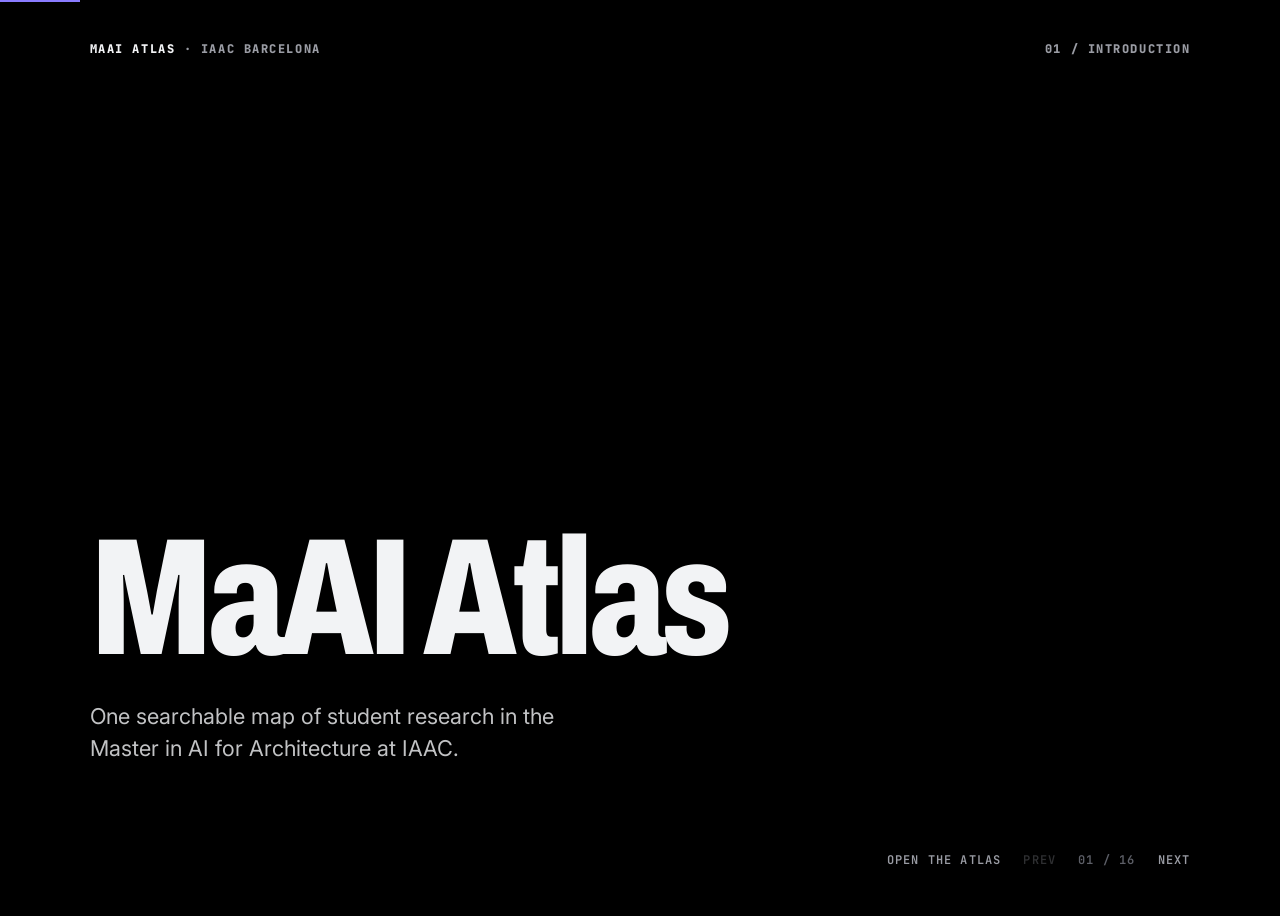
<file: PRESENTATIONS/story.html>
<!DOCTYPE html>
<html lang="en">
<head>
<meta charset="UTF-8" />
<meta name="viewport" content="width=device-width, initial-scale=1.0" />
<title>MaAI Atlas</title>
<link rel="preconnect" href="https://fonts.googleapis.com" />
<link rel="preconnect" href="https://fonts.gstatic.com" crossorigin />
<link rel="stylesheet" href="https://fonts.googleapis.com/css2?family=Archivo:wdth,wght@62..125,400..900&family=Inter:wght@400;500;600&family=JetBrains+Mono:wght@400;600;800&display=swap" />
<style>
  /* Product OS style: black page, condensed display type, mono folio, one violet accent */
  :root {
    --bg: #000;
    --ink: #f2f3f5;
    --muted: #9a9ca4;
    --faint: #5d5f67;
    --line: rgba(242, 243, 245, 0.14);
    --soft: #121316;
    --accent: #8a7cff;
    --display: 'Archivo', 'Arial Narrow', sans-serif;
    --sans: 'Inter', system-ui, sans-serif;
    --mono: 'JetBrains Mono', ui-monospace, monospace;
    --b-gen: #2dd4bf; --b-urb: #fb923c; --b-cli: #a3e635; --b-kno: #a78bfa; --b-bio: #38bdf8; --b-rob: #f472b6;
  }
  * { box-sizing: border-box; margin: 0; padding: 0; }
  html, body { height: 100%; overflow: hidden; background: var(--bg); color: var(--ink); font-family: var(--sans); -webkit-font-smoothing: antialiased; }
  button { font: inherit; color: inherit; background: none; border: 0; cursor: pointer; }
  [hidden] { display: none !important; }

  /* ---------- deck frame ---------- */
  .slide {
    position: absolute; inset: 0; padding: 13vh 7vw 10vh; z-index: 1;
    display: flex; flex-direction: column; justify-content: center;
    opacity: 0; visibility: hidden; transition: opacity .5s ease, visibility 0s linear .5s;
  }
  .slide.active { opacity: 1; visibility: visible; transition: opacity .5s ease; }
  .slide > * { transform: translateY(16px); opacity: 0; transition: transform .8s cubic-bezier(.2,.7,.2,1), opacity .8s ease; }
  .slide.active > * { transform: none; opacity: 1; }
  .slide.active > *:nth-child(2) { transition-delay: .1s; }
  .slide.active > *:nth-child(3) { transition-delay: .2s; }
  .slide.active > *:nth-child(4) { transition-delay: .3s; }
  .folio {
    position: fixed; left: 7vw; right: 7vw; top: 4.5vh; z-index: 10; pointer-events: none;
    display: flex; justify-content: space-between; text-transform: uppercase; letter-spacing: .13em;
    font: 800 12px var(--mono); color: var(--muted);
  }
  .folio b { color: var(--ink); font-weight: 800; }
  .foot {
    position: fixed; right: 7vw; bottom: 3.6vh; z-index: 10;
    display: flex; gap: 22px; align-items: center;
    font: 600 12px var(--mono); color: var(--faint); letter-spacing: .1em; text-transform: uppercase;
  }
  .foot a { color: var(--muted); text-decoration: none; }
  .foot a:hover, .foot button:hover:not(:disabled) { color: var(--accent); }
  .foot button { color: var(--muted); font: 600 12px var(--mono); letter-spacing: .1em; text-transform: uppercase; }
  .foot button:disabled { opacity: .3; cursor: default; }
  #bar { position: fixed; left: 0; top: 0; height: 2px; background: var(--accent); transition: width .5s ease; z-index: 11; }

  /* ---------- type ---------- */
  h1, h2 { font-family: var(--display); font-stretch: 72%; font-weight: 800; letter-spacing: -.02em; line-height: .96; text-wrap: balance; }
  h1 { font-size: clamp(84px, 13vw, 230px); letter-spacing: -.035em; line-height: .86; }
  h2 { font-size: clamp(40px, 4.8vw, 80px); max-width: 20ch; }
  h2 em, h1 em { font-style: normal; color: var(--accent); }
  .sub { font-size: clamp(16px, 1.35vw, 21px); color: var(--muted); line-height: 1.5; max-width: 50ch; margin-top: 22px; }
  .label { font: 800 11.5px var(--mono); letter-spacing: .13em; text-transform: uppercase; color: var(--muted); }
  .cite { font: 400 11px var(--mono); color: var(--faint); margin-top: 4vh; line-height: 1.6; }
  .head { margin-bottom: 6vh; }

  /* ---------- 1 title ---------- */
  .title-slide { justify-content: flex-end; padding-bottom: 15vh; }
  .title-slide .sub { font-size: clamp(18px, 1.7vw, 26px); color: var(--ink); opacity: .8; max-width: 38ch; margin-top: 30px; }

  /* ---------- heading lists (problem, solution) ---------- */
  .cols { display: grid; grid-template-columns: 1fr 1fr; gap: 0 6vw; max-width: 1300px; }
  .cols .label { padding-bottom: 14px; border-bottom: 1px solid var(--line); }
  .item { display: grid; grid-template-columns: 56px 1fr; align-items: baseline; padding: 2.3vh 0; border-bottom: 1px solid var(--line); }
  .item .n { font: 800 13px var(--mono); color: var(--accent); }
  .item b { font-family: var(--display); font-stretch: 80%; font-weight: 700; font-size: clamp(26px, 2.6vw, 42px); line-height: 1.05; letter-spacing: -.01em; }
  .pairs .item { grid-template-columns: 56px minmax(0, .9fr) 44px minmax(0, 1.3fr); }
  .pairs .item s { color: var(--muted); text-decoration: none; font-size: clamp(15px, 1.25vw, 19px); }
  .pairs .item i { font-style: normal; color: var(--faint); }
  .pairs .item b { font-size: clamp(24px, 2.3vw, 38px); }

  /* ---------- cards in 4 columns ---------- */
  .four, .record, .lenses { display: grid; grid-template-columns: repeat(4, 1fr); border-top: 1px solid var(--line); max-width: 1400px; }
  .four > div, .record > div, .lenses > div { padding: 3vh 2vw 0 0; }
  .four > div + div, .record > div + div, .lenses > div + div { padding-left: 2vw; border-left: 1px solid var(--line); }
  .four b { display: block; font-family: var(--display); font-stretch: 80%; font-weight: 700; font-size: clamp(24px, 2.2vw, 36px); margin: 12px 0; }
  .four p { color: var(--muted); font-size: 15px; line-height: 1.55; }
  .tag { display: inline-block; font: 800 11px var(--mono); letter-spacing: .13em; text-transform: uppercase; color: var(--accent); }
  .tag.next { color: var(--muted); }
  .record ul { list-style: none; margin-top: 14px; }
  .record li { font-size: 16px; padding: 10px 0; border-bottom: 1px solid var(--line); }
  .record li small { display: block; color: var(--muted); font-size: 13px; margin-top: 2px; }

  /* ---------- fingerprint ---------- */
  .fp { display: grid; grid-template-columns: 270px 1fr 1fr; gap: 4vw; align-items: center; max-width: 1300px; }
  .pick { display: block; width: 100%; text-align: left; padding: 15px 0; border-bottom: 1px solid var(--line); color: var(--muted); transition: color .2s; }
  .pick b { display: block; font-weight: 600; font-size: 17px; }
  .pick span { font-size: 13px; }
  .pick.on { color: var(--ink); }
  .pick.on b { color: var(--accent); }
  .bars .row { margin-bottom: 16px; }
  .bars .lbl { display: flex; justify-content: space-between; font: 600 12px var(--mono); color: var(--muted); margin-bottom: 6px; text-transform: uppercase; letter-spacing: .08em; }
  .bars .track { height: 6px; background: rgba(255,255,255,.08); }
  .bars .fill { height: 100%; transition: width .6s cubic-bezier(.2,.7,.2,1), background .3s; }
  .fpmap { position: relative; aspect-ratio: 1; max-height: 44vh; border: 1px solid var(--line); }
  .zone { position: absolute; border-radius: 50%; border: 1px dashed; display: grid; place-items: center; font: 600 11px var(--mono); text-transform: uppercase; letter-spacing: .1em; }
  .dot { position: absolute; width: 14px; height: 14px; border-radius: 50%; transform: translate(-50%, -50%); transition: left .7s cubic-bezier(.2,.7,.2,1), top .7s cubic-bezier(.2,.7,.2,1), background .3s; }

  /* ---------- concept steps ---------- */
  .steps { display: grid; grid-template-columns: repeat(5, 1fr); gap: 1.6vw; max-width: 1500px; }
  .step svg, .step img { width: 100%; aspect-ratio: 4/3; display: block; background: var(--soft); object-fit: cover; }
  .step .n { font: 800 12px var(--mono); color: var(--accent); margin: 16px 0 8px; letter-spacing: .13em; }
  .step b { display: block; font-family: var(--display); font-stretch: 80%; font-weight: 700; font-size: clamp(19px, 1.7vw, 28px); line-height: 1.08; }
  .step small { display: block; font: 400 11px var(--mono); color: var(--faint); margin-top: 8px; }

  /* ---------- live atlas and media slides ---------- */
  #live { position: fixed; inset: 0; z-index: 0; border: 0; width: 100%; height: 100%; opacity: 0; pointer-events: none; transition: opacity .8s ease; background: #000; }
  body.live-on #live { opacity: 1; pointer-events: auto; }
  .media-slide { padding: 0; pointer-events: none; }
  .media-slide > * { pointer-events: auto; }
  .media-slide .stage, .media-slide .overlay-head { pointer-events: none; }
  .media-slide .overlay-head { position: absolute; left: 7vw; top: 11vh; z-index: 2; }
  .media-slide .overlay-head h2 { font-size: clamp(36px, 4.2vw, 70px); max-width: 14ch; }
  .stage { position: absolute; inset: 0; }
  .stage img, .stage video { width: 100%; height: 100%; object-fit: contain; display: block; background: #000; }
  body.live-on .stage { display: none; }
  .legend { position: absolute; left: 7vw; bottom: 10vh; z-index: 2; width: min(440px, 40vw); }
  .legend .tabs { display: flex; gap: 22px; margin-bottom: 16px; }
  .legend .tabs button, .vbar button { font: 800 12px var(--mono); letter-spacing: .13em; text-transform: uppercase; color: var(--muted); padding-bottom: 6px; border-bottom: 2px solid transparent; }
  .legend .tabs button.on, .vbar button.on, .legend .tabs button:hover, .vbar button:hover { color: var(--ink); border-bottom-color: var(--accent); }
  .legend b { display: block; font-family: var(--display); font-stretch: 80%; font-weight: 700; font-size: clamp(24px, 2.2vw, 36px); margin-bottom: 8px; }
  .legend span { color: var(--muted); font-size: 15px; line-height: 1.5; }

  /* ---------- basilica concept ---------- */
  .sf { display: grid; grid-template-columns: 1.3fr .7fr; gap: 4vw; align-items: center; max-width: 1500px; }
  .timeline { display: grid; grid-template-columns: repeat(6, 1fr); border-top: 1px solid var(--line); margin-bottom: 5vh; }
  .timeline div { padding: 14px 12px 0 0; }
  .timeline b { display: block; font-family: var(--display); font-stretch: 72%; font-weight: 800; font-size: clamp(28px, 2.6vw, 44px); color: var(--accent); }
  .timeline span { font-size: 13px; color: var(--muted); line-height: 1.45; display: block; margin-top: 4px; }
  .map-table { width: 100%; border-collapse: collapse; }
  .map-table td { padding: 12px 0; border-bottom: 1px solid var(--line); font-size: 16px; vertical-align: top; }
  .map-table td:first-child { color: var(--muted); width: 45%; }
  .map-table td:nth-child(2) { color: var(--faint); width: 36px; }
  .sf img { width: 100%; max-height: 74vh; object-fit: cover; object-position: 50% 30%; aspect-ratio: 3/4; }

  /* ---------- transition controls ---------- */
  .vbar { position: absolute; left: 7vw; right: 7vw; bottom: 10vh; z-index: 2; display: flex; gap: 26px; align-items: center; }
  .vbar .track { flex: 1; height: 2px; background: var(--line); position: relative; }
  .vbar .track i { position: absolute; left: 0; top: -1px; height: 4px; background: var(--accent); width: 0; }
  .vbar output { font: 800 12px var(--mono); color: var(--accent); width: 44px; text-align: right; }
  .vbar input { flex: 1; accent-color: var(--accent); }
  body.live-on .vbar input, body:not(.live-on) .vbar .track, body.live-on #v-play { display: none; }

  /* ---------- gaps ---------- */
  .switch { display: flex; gap: 26px; margin-bottom: 4vh; }
  .switch button { font: 800 12px var(--mono); letter-spacing: .13em; text-transform: uppercase; color: var(--muted); padding-bottom: 6px; border-bottom: 2px solid transparent; }
  .switch button.on { color: var(--ink); border-bottom-color: var(--accent); }
  .lenses .big { font-family: var(--display); font-stretch: 72%; font-weight: 800; font-size: clamp(64px, 6.5vw, 110px); line-height: .9; color: var(--accent); }
  .lenses b { display: block; font-weight: 600; font-size: 18px; margin: 12px 0 8px; }
  .lenses p { color: var(--muted); font-size: 14.5px; line-height: 1.5; }
  .lenses p + p { color: var(--ink); margin-top: 12px; font-size: 14px; }
  /* ---------- method x topic ---------- */
  .mx { display: grid; grid-template-columns: auto minmax(260px, 340px); gap: 3.5vw; align-items: start; }
  .mx table { border-collapse: separate; border-spacing: 3px; }
  .mx th { font-weight: 500; color: var(--muted); }
  .mx th.grp { font: 700 10.5px var(--mono); letter-spacing: .12em; text-transform: uppercase; color: var(--faint); text-align: left; padding: 0 2px 6px; border-bottom: 1px solid var(--line); }
  .mx th.col { height: 112px; vertical-align: bottom; padding: 4px 0; }
  .mx th.col span { writing-mode: vertical-rl; transform: rotate(180deg); white-space: nowrap; font-size: 11.5px; }
  .mx th.row { text-align: right; font-size: 13.5px; padding-right: 10px; white-space: nowrap; }
  .mx td { width: clamp(30px, 2.6vw, 44px); height: clamp(22px, 2.7vh, 32px); text-align: center; font: 600 11.5px var(--mono); color: var(--ink);
    background: rgba(138,124,255,var(--a)); border-radius: 3px; cursor: pointer; transition: transform .15s; }
  .mx td.zero { background: rgba(255,255,255,.035); color: transparent; }
  .mx td.flag { background: repeating-linear-gradient(45deg, rgba(138,124,255,.22) 0 4px, transparent 4px 8px); outline: 1.5px dashed var(--accent); outline-offset: -1.5px; color: var(--accent); }
  .mx td.hl-r, .mx td.hl-c { box-shadow: inset 0 0 0 1px rgba(255,255,255,.16); }
  .mx td.sel { outline: 2px solid var(--ink); outline-offset: -2px; transform: scale(1.12); }
  .mx th.on { color: var(--ink); }
  .mxinfo .label { margin-bottom: 14px; }
  .mxinfo h3 { font-family: var(--display); font-stretch: 80%; font-weight: 700; font-size: clamp(24px, 2.1vw, 34px); line-height: 1.05; margin-bottom: 22px; }
  .mxinfo .nums { display: grid; grid-template-columns: 1fr 1fr; gap: 18px; margin-bottom: 20px; }
  .mxinfo .nums b { display: block; font-family: var(--display); font-stretch: 72%; font-weight: 800; font-size: clamp(48px, 4.6vw, 76px); line-height: .9; }
  .mxinfo .nums span { color: var(--muted); font-size: 13.5px; }
  .mxinfo .nums .obs b { color: var(--accent); }
  .mxinfo p { color: var(--muted); font-size: 14.5px; line-height: 1.55; }
  .mxinfo .verdict { color: var(--ink); margin-top: 12px; }
  .mxkey { display: flex; gap: 22px; margin-top: 12px; font: 600 11px var(--mono); letter-spacing: .08em; text-transform: uppercase; color: var(--muted); }
  .mxkey i { display: inline-block; width: 14px; height: 14px; border-radius: 3px; vertical-align: -3px; margin-right: 8px; }

  /* ---------- citation network ---------- */
  .net { display: grid; grid-template-columns: minmax(260px, 24vw) 1fr; gap: 3vw; align-items: stretch; height: 64vh; }
  .net-side { display: flex; flex-direction: column; gap: 22px; min-height: 0; }
  .net-stat b { font-family: var(--display); font-stretch: 72%; font-weight: 800; font-size: clamp(40px, 3.6vw, 60px); line-height: .9; }
  .net-stat b em { font-style: normal; color: var(--accent); }
  .net-stat span { display: block; color: var(--muted); font-size: 13.5px; margin-top: 6px; }
  .net-list button { display: grid; grid-template-columns: 1fr auto; gap: 10px; width: 100%; text-align: left; padding: 9px 0; border-bottom: 1px solid var(--line); color: var(--muted); font-size: 14px; }
  .net-list button i { font: 700 12px var(--mono); font-style: normal; color: var(--faint); }
  .net-list button.on, .net-list button:hover { color: var(--ink); }
  .net-list button.on i { color: var(--accent); }
  .net-info { font-size: 14px; line-height: 1.5; color: var(--muted); }
  .net-info b { display: block; color: var(--ink); font-size: 16px; margin-bottom: 4px; }
  .net-view { position: relative; min-height: 0; }
  .net-view canvas { position: absolute; inset: 0; width: 100%; height: 100%; cursor: crosshair; }
  .net-legend { position: absolute; left: 0; bottom: -4px; display: flex; flex-wrap: wrap; gap: 6px 18px; font-size: 12px; color: var(--muted); pointer-events: none; }
  .net-legend i { display: inline-block; width: 8px; height: 8px; border-radius: 50%; margin-right: 7px; }

  /* ---------- stone ---------- */
  .stone { display: grid; grid-template-columns: 1fr 1fr; gap: 6vw; align-items: center; max-width: 1200px; }
  .stone-view { height: 42vh; display: grid; place-items: center; border: 1px solid var(--line); position: relative; }
  .block { background: var(--accent); transition: width .5s cubic-bezier(.2,.7,.2,1), height .5s cubic-bezier(.2,.7,.2,1); }
  .stone-view small { position: absolute; left: 16px; bottom: 12px; font: 600 12px var(--mono); color: var(--muted); text-transform: uppercase; letter-spacing: .08em; }
  .checks button { display: flex; justify-content: space-between; width: 100%; padding: 15px 0; border-bottom: 1px solid var(--line); font-size: 17px; color: var(--muted); }
  .checks button.on { color: var(--ink); }
  .checks button i { font-style: normal; font: 800 12px var(--mono); text-transform: uppercase; letter-spacing: .1em; }
  .checks button.on i { color: var(--accent); }

  /* ---------- search ---------- */
  .search { max-width: 980px; }
  .q { display: flex; gap: 26px; flex-wrap: wrap; margin-bottom: 3vh; }
  .q button { font-family: var(--display); font-stretch: 80%; font-weight: 600; font-size: clamp(20px, 1.8vw, 28px); color: var(--muted); border-bottom: 2px solid transparent; }
  .q button.on { color: var(--ink); border-bottom-color: var(--accent); }
  .res { display: grid; grid-template-columns: 1fr 180px; align-items: center; padding: 15px 0; border-bottom: 1px solid var(--line); }
  .res b { font-weight: 600; }
  .res span { display: block; color: var(--muted); font-size: 13px; margin-top: 2px; }
  .res .track { height: 4px; background: rgba(255,255,255,.08); }
  .res .track i { display: block; height: 100%; background: var(--accent); }
  .cite-img { display: grid; grid-template-columns: 1fr 1fr; gap: 4vw; align-items: center; max-width: 1300px; }
  .cite-img img { width: 100%; max-height: 52vh; object-fit: contain; }

  /* ---------- next ---------- */
  .progs { display: grid; grid-template-columns: repeat(5, 1fr); border-top: 1px solid var(--line); max-width: 1400px; margin-bottom: 5vh; }
  .progs div { padding: 14px 12px 14px 0; border-bottom: 1px solid var(--line); }
  .progs b { font-family: var(--display); font-stretch: 80%; font-weight: 700; font-size: 22px; }
  .progs span { display: block; font: 400 11.5px var(--mono); color: var(--muted); margin-top: 4px; }
  .progs .live b, .progs .live span { color: var(--accent); }
  .three { display: grid; grid-template-columns: repeat(3, 1fr); gap: 4vw; max-width: 1400px; }
  .three b { display: block; font-family: var(--display); font-stretch: 80%; font-weight: 700; font-size: clamp(24px, 2.2vw, 36px); margin: 10px 0 8px; }
  .three p { color: var(--muted); font-size: 15px; line-height: 1.5; }

  @media (prefers-reduced-motion: reduce) { .slide > *, .slide.active > * { transition: none; transform: none; } }
  @media (max-width: 900px) {
    .slide { padding: 10vh 16px 12vh; justify-content: flex-start; overflow-y: auto; }
    .cols, .four, .record, .fp, .steps, .sf, .lenses, .mx, .net, .stone, .cite-img, .three { grid-template-columns: 1fr; }
    .net { height: auto; } .net-view { height: 50vh; }
    .four > div + div, .record > div + div, .lenses > div + div { padding-left: 0; border-left: 0; }
    .timeline, .progs { grid-template-columns: repeat(2, 1fr); }
    .pairs .item { grid-template-columns: 32px 1fr; }
    .pairs .item i { display: none; }
    .folio { left: 16px; right: 16px; }
    .foot { right: 16px; }
    .legend { width: auto; right: 16px; left: 16px; }
  }
</style>
</head>
<body>

<iframe id="live" title="Live MaAI Atlas" tabindex="-1"></iframe>
<div class="folio"><span><b>MaAI Atlas</b> · IAAC Barcelona</span><span id="folio-r"></span></div>

<main id="deck">

  <!-- 1 -->
  <section class="slide title-slide active" data-name="Introduction">
    <h1>MaAI Atlas</h1>
    <p class="sub">One searchable map of student research in the Master in AI for Architecture at IAAC.</p>
  </section>

  <!-- 2 problem -->
  <section class="slide" data-name="Problem">
    <div class="head"><h2>Good student work becomes <em>invisible</em> after each year.</h2></div>
    <div class="cols">
      <div>
        <div class="label">On the IAAC blog</div>
        <div class="item"><span class="n">01</span><b>Hard to upload work</b></div>
        <div class="item"><span class="n">02</span><b>Hard to find work</b></div>
        <div class="item"><span class="n">03</span><b>Parts are not connected</b></div>
      </div>
      <div>
        <div class="label">Across the programme</div>
        <div class="item"><span class="n">04</span><b>Scattered everywhere</b></div>
        <div class="item"><span class="n">05</span><b>No big picture</b></div>
        <div class="item"><span class="n">06</span><b>Hidden blind spots</b></div>
      </div>
    </div>
  </section>

  <!-- 3 solution -->
  <section class="slide" data-name="Solution">
    <div class="head"><h2>One atlas answers each problem.</h2></div>
    <div class="pairs" style="max-width:1200px">
      <div class="item"><span class="n">01</span><s>Hard to upload</s><i>&rarr;</i><b>"Add my work" form</b></div>
      <div class="item"><span class="n">02</span><s>Hard to find</s><i>&rarr;</i><b>Search by meaning</b></div>
      <div class="item"><span class="n">03</span><s>Not connected</s><i>&rarr;</i><b>One record per project</b></div>
      <div class="item"><span class="n">04</span><s>Scattered</s><i>&rarr;</i><b>One shared map</b></div>
      <div class="item"><span class="n">05</span><s>No big picture</s><i>&rarr;</i><b>Trends by cohort</b></div>
      <div class="item"><span class="n">06</span><s>Blind spots</s><i>&rarr;</i><b>Gap detection</b></div>
    </div>
  </section>

  <!-- 4 sources -->
  <section class="slide" data-name="Sources">
    <div class="head"><h2>Four sources feed one automatic pipeline.</h2></div>
    <div class="four">
      <div><span class="tag">Ready</span><b>IAAC blog</b><p>Posts from blog.iaac.net through the WordPress API: text, people, references and GitHub links. One request per second.</p></div>
      <div><span class="tag">Ready</span><b>GitHub</b><p>Each linked repository is checked for six reproducibility habits and its main languages.</p></div>
      <div><span class="tag">Ready</span><b>Student form</b><p>Students add their own project. It goes to a faculty review queue before it is public.</p></div>
      <div><span class="tag next">Next phase</span><b>Thesis PDFs</b><p>GROBID reads full PDFs. OpenAlex matches references to DOIs and adds external papers.</p></div>
    </div>
  </section>

  <!-- 5 record -->
  <section class="slide" data-name="Record">
    <div class="head"><h2>Every project gets one standard record.</h2></div>
    <div class="record">
      <div><span class="label">Identity</span><ul><li>Title and abstract</li><li>Authors and advisors</li><li>Cohort<small>24/25, 25/26, 26/27</small></li><li>Work type<small>thesis, studio, seminar</small></li></ul></div>
      <div><span class="label">Research</span><ul><li>AI methods<small>26 in a fixed list</small></li><li>Tools<small>14, e.g. PyTorch, Rhino</small></li><li>Datasets<small>22, e.g. OSM, Landsat</small></li><li>Domain and scale</li></ul></div>
      <div><span class="label">Evidence</span><ul><li>Source sentence for each tag</li><li>References<small>merged bibliography</small></li><li>Repository link</li><li>Reproducibility score<small>0 to 6</small></li></ul></div>
      <div><span class="label">Consent</span><ul><li>Permission to publish</li><li>Show names or not</li><li>Review status<small>pending until approved</small></li></ul></div>
    </div>
  </section>

  <!-- 6 fingerprint -->
  <section class="slide" data-name="Map logic">
    <div class="head"><h2>Projects with similar text sit close together.</h2></div>
    <div class="fp">
      <div id="fp-picks">
        <button class="pick on" data-i="0"><b>Cooling street trees</b><span>heat, shade, satellites</span></button>
        <button class="pick" data-i="1"><b>Urban heat predictors</b><span>microclimate, sensors</span></button>
        <button class="pick" data-i="2"><b>Robotic timber joinery</b><span>robot arm, wood</span></button>
      </div>
      <div class="bars" id="fp-bars"></div>
      <div class="fpmap">
        <div class="zone" style="left:8%;top:8%;width:46%;height:46%;border-color:var(--b-cli);color:var(--b-cli)">Climate</div>
        <div class="zone" style="right:8%;bottom:8%;width:42%;height:42%;border-color:var(--b-rob);color:var(--b-rob)">Robotics</div>
        <div class="dot" id="fp-dot"></div>
      </div>
    </div>
  </section>

  <!-- 7 cosmic web: how we arrived -->
  <section class="slide" data-name="Idea: cosmic web">
    <div class="head"><h2>From a scatter of dots to a <em>cosmic web</em>.</h2></div>
    <div class="steps">
      <div class="step">
        <svg viewBox="0 0 160 120" aria-hidden="true"><g fill="#9a9ca4" id="scatter"></g></svg>
        <div class="n">1</div><b>A plain scatter of projects is hard to read</b><small>our first map</small>
      </div>
      <div class="step">
        <svg viewBox="0 0 160 120" aria-hidden="true">
          <g stroke="#8a7cff" stroke-opacity=".75" stroke-width="1.4" fill="none"><path d="M20 95 C55 70 70 50 80 30 M80 30 C100 45 120 55 145 50 M80 30 L70 8 M20 95 C50 98 90 100 140 105 M145 50 C140 70 140 90 140 105"/></g>
          <g fill="#f2f3f5"><circle cx="80" cy="30" r="4"/><circle cx="20" cy="95" r="3"/><circle cx="145" cy="50" r="3"/><circle cx="140" cy="105" r="3"/></g>
          <circle cx="100" cy="75" r="18" fill="none" stroke="#9a9ca4" stroke-dasharray="3 3"/>
        </svg>
        <div class="n">2</div><b>Galaxies sit on filaments around empty voids</b><small>the cosmic web</small>
      </div>
      <div class="step">
        <svg viewBox="0 0 160 120" aria-hidden="true">
          <g stroke="#f2c14e" stroke-width="2" fill="none" stroke-linecap="round"><path d="M25 30 C50 40 60 45 80 60 C95 70 110 80 135 90 M80 60 C85 40 100 30 120 25 M80 60 C65 75 50 85 35 95 M120 25 C125 50 130 70 135 90"/></g>
          <g fill="#f2f3f5"><rect x="21" y="26" width="8" height="8"/><rect x="116" y="21" width="8" height="8"/><rect x="131" y="86" width="8" height="8"/><rect x="31" y="91" width="8" height="8"/><rect x="76" y="56" width="8" height="8"/></g>
        </svg>
        <div class="n">3</div><b>A slime mould links food with an efficient network</b><small>Tokyo rail test, Tero et al. 2010</small>
      </div>
      <div class="step">
        <svg viewBox="0 0 160 120" aria-hidden="true">
          <defs><radialGradient id="glow"><stop offset="0" stop-color="#b8a8ff" stop-opacity=".9"/><stop offset="1" stop-color="#8a7cff" stop-opacity="0"/></radialGradient></defs>
          <g stroke="#8a7cff" stroke-opacity=".8" stroke-width="3" fill="none" stroke-linecap="round"><path d="M15 90 C45 70 60 60 80 40 C100 25 125 30 150 20 M80 40 C95 60 115 80 145 95"/></g>
          <g fill="url(#glow)"><circle cx="80" cy="40" r="14"/><circle cx="15" cy="90" r="10"/><circle cx="150" cy="20" r="10"/><circle cx="145" cy="95" r="10"/></g>
        </svg>
        <div class="n">4</div><b>Astronomers used the slime model to trace the real web</b><small>Burchett, Elek et al. 2020</small>
      </div>
      <div class="step">
        <img src="assets/map2d_4k.jpg" alt="Cosmic web of MaAI projects" style="object-position:30% 45%" />
        <div class="n">5</div><b>We trace the same web between student projects</b><small>MaAI Atlas, 2D map</small>
      </div>
    </div>
    <p class="cite">Tero et al., Science 327 (2010) 439. Jones, Artificial Life 16 (2010). Burchett et al., ApJ Letters 891 (2020) L35. Elek et al., Artificial Life 28 (2022) 22.</p>
  </section>

  <!-- 8 cosmic web map (live Atlas when served over http, still image from a file) -->
  <section class="slide media-slide" id="s-map" data-name="2D map" data-live="0">
    <div class="stage"><img src="assets/map2d_all.jpg" alt="2D cosmic web map of MaAI projects" /></div>
    <div class="overlay-head"><h2>The cosmic web of MaAI research.</h2></div>
    <div class="legend">
      <div class="tabs" id="legend-tabs">
        <button class="on" data-k="0">Galaxy</button><button data-k="1">Filament</button><button data-k="2">Bridge</button><button data-k="3">Void</button>
      </div>
      <div id="cap"></div>
    </div>
  </section>

  <!-- 9 sagrada: how we arrived -->
  <section class="slide" data-name="Idea: basilica">
    <div class="sf">
      <div>
        <div class="head"><h2>Like the Sagrada Família, research is built by <em>many generations</em>.</h2></div>
        <div class="timeline">
          <div><b>1882</b><span>First stone</span></div>
          <div><b>1883</b><span>Gaudí takes over</span></div>
          <div><b>1926</b><span>Gaudí dies, others continue</span></div>
          <div><b>1936</b><span>Models broken, rebuilt from fragments</span></div>
          <div><b>2026</b><span>Tower of Jesus Christ, 172.5 m</span></div>
          <div><b>~2035</b><span>Glory façade still to build</span></div>
        </div>
        <table class="map-table">
          <tr><td>Each stone</td><td>&rarr;</td><td>One student project</td></tr>
          <tr><td>Each generation of builders</td><td>&rarr;</td><td>One cohort, from base to spires</td></tr>
          <tr><td>Unbuilt scaffold</td><td>&rarr;</td><td>A research gap</td></tr>
          <tr><td>Glory façade, not yet built</td><td>&rarr;</td><td>The frontier between fields</td></tr>
        </table>
        <p class="cite">Sources: sagradafamilia.org (history, 2026 news); Catalan News and Ara, 2026.</p>
      </div>
      <img src="assets/basilica_4k.jpg" alt="MaAI projects as a point-cloud basilica" />
    </div>
  </section>

  <!-- 10 transition (live Atlas over http; recorded video from a file) -->
  <section class="slide media-slide" id="s-video" data-name="2D to 3D" data-live="0">
    <div class="stage">
      <video id="tv" muted playsinline preload="auto" poster="assets/transition_first.jpg"></video>
    </div>
    <div class="overlay-head"><h2>The same points build the basilica.</h2></div>
    <div class="vbar">
      <button id="v-play">Play</button>
      <button id="v-2d" class="on">2D map</button>
      <button id="v-3d">3D basilica</button>
      <div class="track"><i id="v-fill"></i></div>
      <input type="range" id="v-slider" min="0" max="1000" value="0" aria-label="Transition position" />
      <output id="v-pct">0%</output>
    </div>
  </section>

  <!-- 11 gaps -->
  <section class="slide" id="s-gap" data-name="Gaps">
    <div class="head"><h2>Four checks find open thesis topics, with evidence.</h2></div>
    <div class="lenses" id="v-lenses">
      <div><div class="big">3</div><b>Empty space</b><p>Open areas between two busy branches.</p><p>Between Generative Design and Climate.</p></div>
      <div><div class="big">8</div><b>Untried pairs</b><p>A common method and a common topic, never combined.</p><p>Generative AI × Urban Heat: 0 projects.</p></div>
      <div><div class="big">4</div><b>External trends</b><p>Active outside research that MaAI does not cover.</p><p>27 papers on causal AI for energy.</p></div>
      <div><div class="big">2</div><b>Fading fields</b><p>Topics that dropped in the newest cohort.</p><p>Robotic fabrication: 7 to 1.</p></div>
    </div>
  </section>

  <!-- 12 method x topic (real Atlas data) -->
  <section class="slide" id="s-matrix" data-name="Method × topic">
    <div class="head"><h2>Some common methods never met <em>common topics</em>.</h2></div>
    <div class="mx">
      <div>
        <table id="mx"></table>
        <div class="mxkey"><span><i style="background:rgba(138,124,255,.75)"></i>More projects</span><span><i style="outline:1.5px dashed var(--accent);outline-offset:-1.5px"></i>Untried pair</span><span><i style="background:rgba(255,255,255,.06)"></i>Quiet</span></div>
      </div>
      <div class="mxinfo" id="mxinfo"></div>
    </div>
  </section>

  <!-- stone -->
  <section class="slide" data-name="Code quality">
    <div class="head"><h2>Reproducible code earns a larger stone.</h2></div>
    <div class="stone">
      <div class="stone-view"><div class="block" id="block"></div><small id="stone-note"></small></div>
      <div class="checks" id="checks"></div>
    </div>
  </section>

  <!-- search -->
  <section class="slide" id="s-explore" data-name="Search">
    <div class="head"><h2>Search in plain words, not keywords.</h2></div>
    <div class="search" id="v-search">
      <div class="q" id="q">
        <button class="on" data-q="robots">"robots that adapt to material"</button>
        <button data-q="heat">"cooling hot city streets"</button>
        <button data-q="codes">"AI checking building rules"</button>
      </div>
      <div id="results"></div>
    </div>
  </section>

  <!-- citation network (real Atlas data) -->
  <section class="slide" id="s-cite" data-name="Citation network">
    <div class="head"><h2>Shared papers connect the <em>branches</em>.</h2></div>
    <div class="net">
      <div class="net-side">
        <div class="net-stat" id="net-stat"></div>
        <div><div class="label">Most cited</div><div class="net-list" id="net-list"></div></div>
        <div class="net-info" id="net-info"></div>
      </div>
      <div class="net-view"><canvas id="net"></canvas><div class="net-legend" id="net-legend"></div></div>
    </div>
  </section>

  <!-- next steps -->
  <section class="slide" data-name="Next steps">
    <div class="head"><h2>The same pipeline is ready for every IAAC programme.</h2></div>
    <div class="progs">
      <div class="live"><b>MaAI</b><span>pilot · 77 posts</span></div>
      <div><b>MAA</b><span>1,788 posts</span></div>
      <div><b>MaCAD</b><span>825 posts</span></div>
      <div><b>MaCT</b><span>574 posts</span></div>
      <div><b>MRAC</b><span>356 posts</span></div>
      <div><b>MAEBB</b><span>341 posts</span></div>
      <div><b>MaUP</b><span>198 posts</span></div>
      <div><b>3DPA</b><span>68 posts</span></div>
      <div><b>MDDI</b><span>external site</span></div>
      <div><b>MDEF</b><span>external site</span></div>
    </div>
    <div class="three">
      <div><span class="label">Step 1</span><b>Approve real data</b><p>Confirm which posts, PDFs and names can be public.</p></div>
      <div><span class="label">Step 2</span><b>Connect PDFs and papers</b><p>Add thesis PDFs and DOI links next to the blog.</p></div>
      <div><span class="label">Step 3</span><b>Lock the map</b><p>New cohorts add stones without moving old ones.</p></div>
    </div>
    <p class="cite">Post counts: blog.iaac.net WordPress API, 25 Nov 2026.</p>
  </section>

</main>

<div class="foot">
  <a href="../index.html" target="_blank">Open the Atlas</a>
  <button id="prev" aria-label="Previous slide">Prev</button><span id="count">01 / 16</span><button id="next" aria-label="Next slide">Next</button>
</div>
<div id="bar"></div>

<script type="application/json" id="atlas-data">{"branches":[["Generative Design","#2DD4BF"],["Urban Analytics","#FB923C"],["Climate & Energy","#A3E635"],["Knowledge & Tools","#A78BFA"],["Bio-based & Reclaimed Materials","#38BDF8"],["Robotic Fabrication","#F472B6"],["Bridging & Frontier Projects","#FACC15"]],"projects":[[13.5,-11.88,2],[39.95,3.22,0],[9.48,-17.84,2],[14.33,-13.87,2],[41.92,4.18,0],[47.46,-5.36,0],[15.1,-15.69,2],[46.04,29.72,4],[47.16,24.44,5],[-37.6,29.96,3],[-41.4,35.7,3],[49.36,25.31,5],[-42.01,-4.84,1],[10.27,-21.75,2],[-38.39,-4.53,1],[42.51,31.78,4],[9.79,-22.6,2],[52.0,23.25,5],[-47.54,-3.99,1],[-39.8,-5.08,1],[20.35,-10.35,2],[42.54,0.11,0],[18.28,-11.97,2],[-44.1,-3.41,1],[21.91,-22.91,0],[11.79,-23.05,2],[-37.66,-5.16,1],[-49.2,-2.46,1],[-42.27,37.57,3],[-38.51,34.6,3],[-44.72,0.39,1],[-42.43,0.15,1],[46.21,0.8,0],[42.21,31.91,4],[7.17,-20.28,2],[-42.07,-2.27,1],[16.45,-16.36,2],[-39.82,-9.03,1],[-47.16,-7.07,1],[10.89,-14.45,2],[41.91,-2.55,0],[11.1,-17.23,2],[-38.88,-1.82,1],[48.64,4.61,0],[46.74,23.24,5],[37.48,-3.15,0],[36.9,-2.09,0],[47.81,20.51,5],[-41.67,-0.17,1],[43.58,33.03,4],[45.76,18.6,5],[48.27,32.05,4],[48.89,-5.33,0],[49.45,19.32,5],[11.16,-21.43,2],[-49.28,-0.65,1],[47.11,6.5,0],[48.62,33.09,4],[48.52,-6.76,0],[16.7,-22.59,2],[-38.52,26.31,3],[-43.14,34.77,3],[44.33,24.03,5],[-38.57,-9.62,1],[-50.99,-5.09,1],[-38.28,-2.29,1],[15.66,-12.76,2],[51.5,23.91,5],[-38.28,30.82,3],[-40.44,-6.88,1],[44.99,-2.76,0],[-41.1,0.58,1],[42.06,2.0,0],[-51.19,-1.67,1],[51.76,24.15,5],[-37.55,38.27,3],[48.25,28.04,4],[-50.35,-3.85,1],[10.18,-20.53,2],[18.87,-18.36,2],[-43.8,-1.72,1],[16.98,-11.55,2],[-36.35,-10.19,1],[-49.3,-6.42,1],[-50.36,-0.7,1],[13.45,-12.4,2],[47.38,12.71,6],[40.74,2.28,0],[41.86,2.9,0],[13.79,-18.2,2],[49.66,24.66,5],[-37.0,-8.95,1],[48.91,28.06,4],[-43.59,-3.91,1],[-47.61,-2.8,1],[42.38,-1.47,0],[50.4,26.27,5],[11.7,-16.12,2],[-44.11,33.02,3],[-42.75,32.06,3],[46.33,-1.99,0],[47.38,-6.92,0],[48.34,-6.02,0],[50.85,23.46,5],[-41.79,1.27,1],[40.97,1.57,0],[16.48,-23.35,2],[44.62,-0.71,0],[-50.39,-6.77,1],[48.06,23.68,5],[18.86,-16.05,2],[-41.02,32.27,3],[-43.23,32.35,3],[46.24,22.2,5],[49.65,1.54,0],[36.55,-2.4,0],[45.45,2.02,0],[49.31,-6.46,0],[46.87,6.28,0],[13.04,-21.95,2],[42.56,31.26,4],[49.34,33.08,4],[-37.81,-7.16,1],[-42.94,-1.47,1],[15.8,-15.01,2],[-43.03,-5.89,1],[11.04,-12.42,2],[-36.61,37.0,3],[-39.46,37.82,3],[45.83,29.56,4],[19.48,-14.26,2],[39.05,-4.04,0],[-44.24,1.1,1],[43.63,30.74,4],[18.16,-16.03,2],[48.44,5.88,0],[-45.17,31.58,3],[-38.41,38.12,3],[48.96,0.63,0],[-39.72,-7.0,1],[17.73,-22.78,2],[49.75,30.02,4],[42.32,-3.36,0],[-36.78,32.24,3],[-42.38,30.8,3],[-52.0,-1.72,1],[19.31,-23.32,2],[-44.43,-3.59,1],[47.59,-0.49,0],[18.43,-19.33,2],[-36.78,31.59,3],[46.46,30.79,4],[-40.52,31.79,3],[-36.62,-6.99,1],[18.19,-12.76,2],[-46.45,-6.09,1],[44.27,4.13,0],[47.61,4.41,0],[16.11,-21.82,2],[15.04,-19.32,2],[39.46,-4.49,0],[46.46,2.13,0],[45.9,31.22,4],[37.17,-1.76,0],[-45.71,31.39,3],[-44.27,36.44,3],[43.33,28.22,4],[44.6,-2.3,0],[-38.42,39.46,3],[-42.71,37.15,3],[17.54,-22.05,2],[9.85,-16.08,2],[-35.24,-7.94,1],[49.01,-1.01,0],[38.32,-4.99,0],[-44.93,29.69,3],[-37.61,35.54,3],[45.12,4.65,0],[45.17,32.22,4],[-39.82,28.84,3],[-41.91,30.38,3],[45.28,-6.47,0],[47.35,16.48,5],[19.26,-23.46,2],[-38.81,38.95,3],[-47.91,-7.96,1],[47.74,33.66,4],[8.61,-19.73,2],[-43.9,36.63,3],[18.43,-18.25,2],[-38.26,29.42,3],[-37.11,34.26,3]],"sources":[["EnergyPlus: Creating a New-Generation Building Energy Simulation Program","Crawley",2001,"Energy and Buildings",4,[0,3,6,16,20,22,25,34,36,41,59,78,81,82,89,97,115,126,130,134,154,158,159,170,171,183,187,189]],["Local Climate Zones for Urban Temperature Studies","Stewart",2012,"Bulletin of the American Meteorological Society",4,[0,2,3,6,13,16,22,24,25,34,36,39,54,59,66,78,79,81,85,89,97,106,108,109,110,119,126,134,140,143,149,154,158,159,171,172,183,189,190]],["Long Short-Term Memory","Hochreiter",1997,"Neural Computation",4,[0,2,3,6,25,34,39,41,59,66,81,85,89,97,106,110,130,140,149,158,159,170,171,183,187,189]],["The ERA5 Global Reanalysis","Hersbach",2020,"Quarterly Journal of the Royal Meteorological Society",4,[0,2,6,22,34,39,41,54,59,66,78,79,82,85,97,106,110,124,126,130,134,146,149,154,158,159,170,171,183,187]],["The Energetic Basis of the Urban Heat Island","Oke",1982,"Quarterly Journal of the Royal Meteorological Society",4,[0,1,2,6,13,16,22,25,34,36,39,41,54,66,78,79,81,85,106,124,126,130,146,149,154,158,159,170,171,187,189]],["U-Net: Convolutional Networks for Biomedical Image Segmentation","Ronneberger",2015,"MICCAI",4,[0,1,2,10,13,16,20,22,25,31,34,39,41,59,66,78,85,97,106,110,119,124,126,130,140,149,154,158,159,170,171,183,187]],["Attention Is All You Need","Vaswani",2017,"NeurIPS",4,[0,2,3,10,13,24,27,31,32,37,44,45,46,48,54,58,65,67,68,72,75,87,91,92,99,109,113,117,123,130,132,135,136,148,150,151,160,162,163,173,175,180,189]],["UMAP: Uniform Manifold Approximation and Projection for Dimension Reduction","Mcinnes",2018,"arXiv",4,[0,6,7,12,16,21,23,25,33,37,39,43,46,51,52,53,71,73,78,84,88,96,100,110,119,124,125,132,137,143,153,154,161,162,166,176,178,181,182,187,188,191]],["Denoising Diffusion Probabilistic Models","Ho",2020,"NeurIPS",4,[1,4,24,40,43,47,50,56,72,87,88,95,99,102,107,114,115,117,118,131,142,157,160,162,163,173,174,181]],["Adding Conditional Control to Text-to-Image Diffusion Models","Zhang",2023,"ICCV",4,[1,5,20,24,36,43,45,52,58,70,86,87,89,92,95,101,102,105,114,115,140,142,156,157,167,173,181,182]],["High-Resolution Image Synthesis with Latent Diffusion Models","Rombach",2022,"CVPR",4,[1,4,5,21,32,40,52,53,56,72,100,102,107,114,117,127,131,135,138,148,157,160,163,167,173,177,181]],["House-GAN: Relational Generative Adversarial Networks for Graph-Constrained House Layout Generation","Nauata",2020,"ECCV",4,[1,4,9,20,21,24,39,45,46,52,58,92,102,107,114,116,117,118,131,135,138,142,148,160,163,167,181,186]],["Adam: A Method for Stochastic Optimization","Kingma",2015,"ICLR",4,[1,5,11,13,25,28,29,33,40,41,45,50,61,62,64,66,71,76,77,82,84,95,98,101,105,106,108,111,114,115,119,121,126,127,128,130,131,133,139,142,143,144,146,149,155,156,157,159,160,167,168,169,170,177,179,181,184]],["Temporal Fusion Transformers for Interpretable Multi-Horizon Time Series Forecasting","Lim",2021,"International Journal of Forecasting",4,[1,6,13,16,20,22,24,25,34,36,41,78,79,81,82,85,91,106,110,115,119,126,130,140,146,149,154,171,172,175,187,189]],["Physics-Informed Neural Networks: A Deep Learning Framework for Solving Forward and Inverse Problems Involving Nonlinear Partial Differential Equations","Raissi",2019,"Journal of Computational Physics",4,[2,3,6,13,16,20,22,24,25,36,39,41,54,59,66,78,79,85,89,97,106,108,110,115,119,124,126,130,134,145,146,149,154,158,159,165,189]],["Scikit-learn: Machine Learning in Python","Pedregosa",2011,"JMLR",4,[2,14,15,19,26,27,30,34,35,36,38,47,49,55,57,59,61,65,70,72,79,80,82,83,85,86,89,92,98,100,103,104,110,112,124,129,133,141,145,146,147,152,153,156,157,167,173,179,182,183,185,186,190,191]],["Deep Residual Learning for Image Recognition","He",2016,"CVPR",4,[3,4,5,7,8,17,22,23,30,36,38,40,44,47,49,54,56,58,60,63,66,69,90,93,95,97,101,107,108,117,118,125,134,138,140,155,158,163,164,166,172,174,175,180,183,189,190]],["Image-to-Image Translation with Conditional Adversarial Networks","Isola",2017,"CVPR",4,[4,32,39,43,45,53,58,70,95,100,101,105,107,114,115,116,117,126,135,138,148,154,156,174,177,186]],["A Pattern Language","Alexander",1977,"Oxford University Press",4,[4,21,24,46,50,52,56,72,87,88,89,95,100,101,102,107,116,117,157,161,173,174,177,181]],["NeRF: Representing Scenes as Neural Radiance Fields for View Synthesis","Mildenhall",2020,"ECCV",4,[4,5,21,50,52,57,58,70,72,87,88,100,101,102,105,114,116,117,118,142,160,163,167,173,182]],["PyTorch: An Imperative Style, High-Performance Deep Learning Library","Paszke",2019,"NeurIPS",4,[4,9,10,16,17,18,20,21,22,42,60,62,74,76,78,79,81,83,91,94,102,107,112,115,116,120,122,123,127,129,131,135,140,164,165,171,178]],["Data-Driven Interior Plan Generation for Residential Buildings","Wu",2019,"ACM TOG",4,[5,40,43,47,56,86,87,92,95,100,101,105,107,115,127,130,135,142,148,156,157,160,161,163,167,174,177]],["Generative Adversarial Nets","Goodfellow",2014,"NeurIPS",4,[5,21,32,45,46,52,56,58,70,72,87,88,89,101,102,106,107,112,115,126,131,135,142,156,157,160,161,177,181]],["Graph2Plan: Learning Floorplan Generation from Layout Graphs","Hu",2020,"ACM TOG",4,[5,21,27,32,39,45,70,72,77,86,88,95,100,101,115,116,118,131,138,160,181,186]],["Proximal Policy Optimization Algorithms","Schulman",2017,"arXiv",4,[7,8,11,17,44,49,50,51,53,62,67,74,90,96,103,109,113,120,121,129,133,141,151,162,166,178,182,186]],["PointNet: Deep Learning on Point Sets for 3D Classification and Segmentation","Qi",2017,"CVPR",4,[7,15,17,33,44,47,50,51,62,67,76,86,90,92,96,103,109,113,133,138,141,151,160,178,179,182]],["Mask R-CNN","He",2017,"ICCV",4,[7,8,15,33,47,50,51,57,62,67,74,76,86,96,108,109,113,120,121,129,151,160,162,166,178,182,186]],["Human-Level Control through Deep Reinforcement Learning","Mnih",2015,"Nature",4,[7,11,15,16,17,33,49,51,62,67,74,86,90,92,103,109,113,120,129,133,151,162,166,168,178,182,186]],["PointNet++: Deep Hierarchical Feature Learning on Point Sets in a Metric Space","Qi",2017,"NeurIPS",4,[7,8,15,17,33,44,49,51,53,57,67,74,76,86,90,103,113,120,121,129,133,141,151,162,166,178,182,186]],["You Only Look Once: Unified, Real-Time Object Detection","Redmon",2016,"CVPR",4,[8,11,15,17,33,51,53,57,62,67,74,76,86,92,96,109,129,133,162,166]],["Soft Actor-Critic: Off-Policy Maximum Entropy Deep Reinforcement Learning with a Stochastic Actor","Haarnoja",2018,"ICML",4,[8,33,44,47,49,50,53,57,71,74,76,86,90,92,96,109,113,120,121,133,141,151,162,166,178,182,186]],["Digital Materiality in Architecture","Gramazio",2008,"Lars Müller Publishers",4,[8,11,33,44,47,49,50,51,57,65,67,74,76,86,109,113,120,129,132,133,141,166,178,182,186]],["Retrieval-Augmented Generation for Knowledge-Intensive NLP Tasks","Lewis",2020,"NeurIPS",4,[9,10,33,61,68,98,112,127,136,143,144,145,164,169,180,188,191]],["Language Models are Few-Shot Learners","Brown",2020,"NeurIPS",4,[9,10,29,60,61,68,75,98,111,112,126,127,128,136,137,143,145,150,152,164,165,168,176,184,188,190,191]],["Learning Transferable Visual Models From Natural Language Supervision","Radford",2021,"ICML",4,[9,61,75,99,111,112,127,136,145,150,152,164,168,169,175,179,180,184,188,190,191]],["Knowledge Graphs","Hogan",2021,"ACM Computing Surveys",4,[9,10,28,29,35,60,68,98,99,101,111,112,128,137,143,144,145,150,152,165,169,175,176,180,188,191]],["BIM Handbook","Eastman",2008,"Wiley",4,[9,10,28,29,61,68,75,98,99,111,127,128,136,141,145,150,164,165,168,179,184,190]],["ReAct: Synergizing Reasoning and Acting in Language Models","Yao",2023,"ICLR",4,[10,58,60,61,68,73,75,98,111,112,136,137,144,145,150,152,164,165,168,169,175,176,179,184,191]],["Sentence-BERT: Sentence Embeddings using Siamese BERT-Networks","Reimers",2019,"EMNLP",4,[10,28,29,60,61,64,68,98,99,112,127,128,131,143,144,145,150,164,169,176,179,180,188]],["BERT: Pre-training of Deep Bidirectional Transformers for Language Understanding","Devlin",2019,"NAACL",4,[10,28,60,61,64,68,75,98,99,121,128,136,137,144,150,152,164,169,175,176,179,188,190,191]],["Inductive Representation Learning on Large Graphs","Hamilton",2017,"NeurIPS",4,[12,14,19,30,35,48,63,64,65,71,73,77,83,84,91,94,104,108,122,132,139,147,153,155]],["The Death and Life of Great American Cities","Jacobs",1961,"Random House",4,[12,14,18,23,26,27,30,31,34,35,37,48,55,63,64,65,69,71,77,83,84,91,93,104,115,122,123,125,139,185]],["Graph Attention Networks","Veličković",2018,"ICLR",4,[12,14,19,23,30,31,42,55,64,65,71,73,80,82,83,93,94,108,118,122,125,132,139,147,185]],["The Social Logic of Space","Hillier",1984,"Cambridge University Press",4,[12,14,18,19,26,27,30,31,35,42,45,48,53,60,63,64,65,67,69,73,82,93,94,108,111,122,123,125,132,147,155,172,185]],["Introducing the 15-Minute City: Sustainability, Resilience and Place Identity in Future Post-Pandemic Cities","Moreno",2021,"Smart Cities",4,[12,13,14,23,26,35,42,48,55,60,63,65,69,71,73,77,78,83,93,123,139,147,153,155,172]],["Semi-Supervised Classification with Graph Convolutional Networks","Kipf",2017,"ICLR",4,[14,15,18,19,23,26,30,31,34,35,37,38,42,48,55,63,65,69,73,84,93,94,123,125,145,147,153]],["OSMnx: New Methods for Acquiring, Constructing, Analyzing, and Visualizing Complex Street Networks","Boeing",2017,"Computers, Environment and Urban Systems",4,[14,23,27,30,37,38,42,48,55,63,64,65,69,71,73,79,80,82,83,84,91,108,122,123,125,132,145,153,172]],["Random Forests","Breiman",2001,"Machine Learning",4,[18,19,23,26,27,30,35,38,42,48,55,63,69,71,73,77,80,82,91,92,93,104,108,122,123,132,139,155,172,185]],["3D Gaussian Splatting for Real-Time Radiance Field Rendering","Kerbl",2023,"ACM TOG",4,[21,24,32,40,46,53,58,87,88,95,100,114,117,118,129,142,156,157,161,163,174]],["XGBoost: A Scalable Tree Boosting System","Chen",2016,"KDD",4,[26,35,37,38,42,55,60,64,69,71,77,80,83,84,91,93,104,122,123,147,150,164,185]]],"raw_refs":1467,"mx":{"rows":["3D vision","Classical ML","Computer vision","Control & robotics","Generative models","Graph learning","Knowledge representation","Language models","Scientific ML","Sequence models","Simulation"],"cols":["Air Quality","Building Energy","Urban Climate & Heat","Construction Monitoring","Bio-based & Reclaimed Materials","Robotic Fabrication","Facade Design","Floor Plan Layout","Massing & Form-Finding","Codes & Compliance","Design Knowledge & Precedents","AI in Design Education","Public Space & Streetscape","Urban Mobility","Urban Morphology"],"groups":["Climate & Energy","Climate & Energy","Climate & Energy","Fabrication & Materials","Fabrication & Materials","Fabrication & Materials","Generative Design","Generative Design","Generative Design","Knowledge & Tools","Knowledge & Tools","Knowledge & Tools","Urban Analytics","Urban Analytics","Urban Analytics"],"obs":[[0,2,0,2,4,7,1,3,3,0,0,0,0,0,0],[1,4,9,0,0,0,0,0,0,0,0,1,7,8,7],[2,4,7,3,4,1,0,0,0,0,0,0,3,4,3],[0,0,0,1,9,11,0,1,1,0,0,0,0,0,0],[0,3,0,1,0,4,10,17,13,1,0,0,0,0,0],[0,1,0,0,0,0,0,0,0,1,0,0,2,9,7],[0,0,0,0,0,0,0,0,0,3,4,0,0,0,1],[0,0,0,0,0,0,0,2,2,11,10,6,0,0,0],[2,7,5,0,0,0,0,1,2,0,0,0,0,1,1],[2,6,6,0,0,0,0,0,0,0,0,0,0,0,0],[0,0,0,0,0,0,0,0,0,0,0,0,0,0,2]],"exp":[[0.6,2.32,2.32,0.6,1.46,1.98,0.95,2.06,1.8,1.38,1.2,0.6,1.03,1.89,1.8],[1.01,3.9,3.9,1.01,2.46,3.32,1.59,3.47,3.04,2.31,2.02,1.01,1.73,3.18,3.04],[0.85,3.27,3.27,0.85,2.06,2.79,1.33,2.91,2.54,1.94,1.7,0.85,1.45,2.66,2.54],[0.63,2.43,2.43,0.63,1.53,2.07,0.99,2.16,1.89,1.44,1.26,0.63,1.08,1.98,1.89],[1.34,5.17,5.17,1.34,3.25,4.4,2.11,4.59,4.02,3.06,2.68,1.34,2.3,4.21,4.02],[0.55,2.11,2.11,0.55,1.33,1.8,0.86,1.88,1.64,1.25,1.09,0.55,0.94,1.72,1.64],[0.22,0.84,0.84,0.22,0.53,0.72,0.34,0.75,0.66,0.5,0.44,0.22,0.38,0.69,0.66],[0.85,3.27,3.27,0.85,2.06,2.79,1.33,2.91,2.54,1.94,1.7,0.85,1.45,2.66,2.54],[0.52,2.0,2.0,0.52,1.26,1.71,0.82,1.78,1.56,1.19,1.04,0.52,0.89,1.63,1.56],[0.38,1.48,1.48,0.38,0.93,1.26,0.6,1.31,1.15,0.88,0.77,0.38,0.66,1.2,1.15],[0.05,0.21,0.21,0.05,0.13,0.18,0.09,0.19,0.16,0.12,0.11,0.05,0.09,0.17,0.16]],"flag":["Generative models × Urban Climate & Heat","Generative models × Urban Mobility","Generative models × Urban Morphology","Classical ML × Floor Plan Layout","Classical ML × Robotic Fabrication","Language models × Urban Climate & Heat","Language models × Building Energy","Generative models × Bio-based & Reclaimed Materials"]}}</script>
<script>
  const $ = (s, r = document) => r.querySelector(s), $$ = (s, r = document) => [...r.querySelectorAll(s)];

  // ---------- navigation ----------
  const slides = $$('.slide');
  let cur = 0, wheelAt = 0;
  function go(i) {
    cur = Math.max(0, Math.min(slides.length - 1, i));
    slides.forEach((s, k) => s.classList.toggle('active', k === cur));
    const pad = (n) => String(n).padStart(2, '0');
    $('#count').textContent = `${pad(cur + 1)} / ${pad(slides.length)}`;
    $('#bar').style.width = `${((cur + 1) / slides.length) * 100}%`;
    $('#prev').disabled = cur === 0; $('#next').disabled = cur === slides.length - 1;
    $('#folio-r').textContent = `${pad(cur + 1)} / ${slides[cur].dataset.name || ''}`;
    live.show(slides[cur]);
    if (slides[cur].id === 's-cite') requestAnimationFrame(() => net.show());
    if (slides[cur].id === 's-video' && !live.ok) loadVideo(); else $('#tv').pause();
    try { history.replaceState(null, '', '#' + (cur + 1)); } catch {}
  }
  $('#prev').onclick = () => go(cur - 1);
  $('#next').onclick = () => go(cur + 1);
  document.addEventListener('keydown', (e) => {
    if (e.target.tagName === 'INPUT') return;
    if (['ArrowRight', 'PageDown', ' '].includes(e.key)) { e.preventDefault(); go(cur + 1); }
    if (['ArrowLeft', 'PageUp'].includes(e.key)) { e.preventDefault(); go(cur - 1); }
    if (e.key === 'Home') go(0);
    if (e.key === 'End') go(slides.length - 1);
  });
  document.addEventListener('wheel', (e) => {
    if (Date.now() - wheelAt < 700 || Math.abs(e.deltaY) < 30) return;
    wheelAt = Date.now(); go(cur + (e.deltaY > 0 ? 1 : -1));
  }, { passive: true });

  // ---------- fingerprint ----------
  const fps = [
    { c: 'var(--b-cli)', v: [15, 92, 74, 10], x: 30, y: 30 },
    { c: 'var(--b-cli)', v: [18, 88, 66, 14], x: 40, y: 40 },
    { c: 'var(--b-rob)', v: [92, 12, 16, 86], x: 72, y: 72 },
  ];
  const fpL = ['robots', 'heat', 'city', 'wood'];
  function pickFP(i) {
    $$('#fp-picks .pick').forEach((b) => b.classList.toggle('on', +b.dataset.i === i));
    const f = fps[i];
    $('#fp-bars').innerHTML = fpL.map((l, k) => `<div class="row"><div class="lbl"><span>${l}</span><span>${f.v[k]}%</span></div><div class="track"><div class="fill" style="width:${f.v[k]}%;background:${f.c}"></div></div></div>`).join('');
    const d = $('#fp-dot'); d.style.left = f.x + '%'; d.style.top = f.y + '%'; d.style.background = f.c;
  }
  $('#fp-picks').addEventListener('click', (e) => { const b = e.target.closest('.pick'); if (b) pickFP(+b.dataset.i); });
  pickFP(0);

  // first-map scatter (deterministic)
  (() => {
    let s = 7; const r = () => ((s = (s * 16807) % 2147483647) / 2147483647);
    $('#scatter').innerHTML = Array.from({ length: 140 }, () => `<circle cx="${(10 + r() * 140).toFixed(1)}" cy="${(10 + r() * 100).toFixed(1)}" r="1.4"/>`).join('');
  })();

  // ---------- cosmic web legend ----------
  const caps = [
    ['Galaxy = one project', 'Each cluster of stars is one project. Older cohorts are warm, newer cohorts are blue. A better repository makes a larger galaxy.'],
    ['Filament = a natural path', 'A slime-mould simulation grows the paths between nearby projects. The dust drifts along them. Bright knots are where many projects meet.'],
    ['Bridge = a tested link', 'A chain of projects that connects two branches. It is tested 40 times. 100% means it is stable.'],
    ['Void = empty space', 'An area with no projects yet, confirmed in the full 64-dimension embedding, not only on the flat map. The yellow rings mark them.'],
  ];
  // A tab shows only its layer and dims the rest. The same tab again shows all layers.
  // Live: the Atlas dims the layers. From a file: a still image for each tab.
  let focusK = -1;
  function pickMarker(k) {
    focusK = k;
    $$('#legend-tabs button').forEach((m) => m.classList.toggle('on', +m.dataset.k === k));
    $('#cap').innerHTML = k < 0
      ? '<b>Four parts of the map</b><span>Select a part to show it alone.</span>'
      : `<b>${caps[k][0]}</b><span>${caps[k][1]}</span>`;
    live.focus(k);
    $('#s-map .stage img').src = k < 0 ? 'assets/map2d_all.jpg' : `assets/map2d_focus${k}.jpg`;
  }
  $('#legend-tabs').addEventListener('click', (e) => { const b = e.target.closest('button'); if (b) pickMarker(+b.dataset.k === focusK ? -1 : +b.dataset.k); });

  // ---------- live Atlas ----------
  // One frame for slides 8 and 10. It loads two slides early, so the slime-mould web is ready.
  // Over http the deck shows the real, animated Atlas. From a file (no modules) it uses the still and the video.
  const live = {
    ok: location.protocol.startsWith('http'), frame: $('#live'), loaded: false, ready: false, mode: 0, want: 0,
    load() {
      if (this.loaded || !this.ok) return;
      this.loaded = true;
      this.frame.src = '../index.html?embed&mode=0&pad=0.34,0.1,0.03,0.17';
    },
    send(v) {
      this.want = v;
      if (this.ready) this.frame.contentWindow.postMessage({ atlas: 'mode', v }, '*');
    },
    fk: -1,
    focus(k) {
      this.fk = k;
      if (this.ready) this.frame.contentWindow.postMessage({ atlas: 'focus', k }, '*');
    },
    show(slide) {
      const idx = slides.indexOf(slide), first = slides.findIndex((x) => x.dataset.live !== undefined);
      if (idx >= first - 2) this.load();
      const on = this.ok && slide.dataset.live !== undefined;
      document.body.classList.toggle('live-on', on);
      if (on && slide.id === 's-map') { this.send(0); setMorphUI(0); }
      if (slide.id !== 's-map' && focusK >= 0) pickMarker(-1);
    },
  };
  pickMarker(-1);
  window.addEventListener('message', (e) => {
    const d = e.data || {};
    if (d.atlas === 'ready') { live.ready = true; live.send(live.want); live.focus(live.fk); }
    if (d.atlas === 'morph') setMorphUI(d.v);
    if (d.atlas === 'key') document.dispatchEvent(new KeyboardEvent('keydown', { key: d.key }));
  });
  function setMorphUI(v) {
    $('#v-fill').style.width = (v * 100).toFixed(1) + '%';
    $('#v-pct').textContent = Math.round(v * 100) + '%';
    $('#v-2d').classList.toggle('on', v < 0.5); $('#v-3d').classList.toggle('on', v >= 0.5);
  }

  // ---------- transition video ----------
  // Python's http.server has no byte ranges, so a plain src cannot seek; a blob can.
  const tv = $('#tv'), vs = $('#v-slider'), vp = $('#v-pct');
  let vLoaded = false, vUrl = '', vRetry = 0;
  function loadVideo() {
    if (vLoaded) return; vLoaded = true;
    const src = 'assets/transition.webm';
    if (location.protocol === 'file:') { tv.src = vUrl = src; return; }
    fetch(src).then((r) => r.blob()).then((b) => { tv.src = vUrl = URL.createObjectURL(b); }).catch(() => { tv.src = vUrl = src; });
  }
  // a rare decoder error: reload the same source and return to the same moment
  tv.addEventListener('error', () => {
    if (!vUrl || vRetry++ > 3) return;
    const t = tv.currentTime || 0;
    tv.src = vUrl; tv.load();
    tv.addEventListener('loadedmetadata', () => { tv.currentTime = t; }, { once: true });
  });
  const showPos = () => {
    if (!tv.duration) return;
    const k = tv.currentTime / tv.duration;
    vs.value = Math.round(k * 1000); vp.textContent = Math.round(k * 100) + '%';
  };
  tv.addEventListener('timeupdate', showPos);
  tv.addEventListener('ended', () => $('#v-play').textContent = 'Replay');
  (function tick() { if (!tv.paused) showPos(); requestAnimationFrame(tick); })();
  $('#v-play').onclick = () => {
    if (tv.paused) { if (tv.ended || tv.currentTime >= tv.duration - 0.05) tv.currentTime = 0; tv.play(); $('#v-play').textContent = 'Pause'; }
    else { tv.pause(); $('#v-play').textContent = 'Play'; }
  };
  const seek = (k) => { tv.pause(); $('#v-play').textContent = 'Play'; if (tv.duration) tv.currentTime = k * tv.duration; };
  // From a file: "3D basilica" plays the recorded change from the start; "2D map" goes back to the start.
  const playTo3D = () => {
    loadVideo();
    const go3 = () => { tv.currentTime = 0; tv.play().catch(() => {}); $('#v-play').textContent = 'Pause'; };
    if (tv.readyState >= 1) go3(); else tv.addEventListener('loadedmetadata', go3, { once: true });
    $('#v-2d').classList.remove('on'); $('#v-3d').classList.add('on');
  };
  const backTo2D = () => { seek(0); $('#v-3d').classList.remove('on'); $('#v-2d').classList.add('on'); };
  $('#v-2d').onclick = () => (live.ok ? live.send(0) : backTo2D());
  $('#v-3d').onclick = () => (live.ok ? live.send(1) : playTo3D());
  vs.addEventListener('input', () => { seek(vs.value / 1000); vp.textContent = Math.round(vs.value / 10) + '%'; });

  // ---------- method x topic (real data) ----------
  const AD = JSON.parse($('#atlas-data').textContent);
  (function matrix() {
    const X = AD.mx, max = Math.max(...X.obs.flat());
    const rowT = X.obs.map((r) => r.reduce((a, b) => a + b, 0));
    const colT = X.cols.map((_, j) => X.obs.reduce((a, r) => a + r[j], 0));
    const flagged = new Set(X.flag);
    const groups = [];
    X.groups.forEach((g) => { if (!groups.length || groups.at(-1).n !== g) groups.push({ n: g, k: 0 }); groups.at(-1).k++; });
    let h = `<tr><th></th>${groups.map((g) => `<th class="grp" colspan="${g.k}">${g.n}</th>`).join('')}</tr>`;
    h += `<tr><th></th>${X.cols.map((c, j) => `<th class="col" data-j="${j}"><span>${c}</span></th>`).join('')}</tr>`;
    X.rows.forEach((r, i) => {
      h += `<tr><th class="row" data-i="${i}">${r}</th>`;
      X.cols.forEach((c, j) => {
        const o = X.obs[i][j], f = flagged.has(`${r} × ${c}`);
        h += `<td class="${f ? 'flag' : o ? '' : 'zero'}" style="--a:${(0.1 + 0.8 * o / max).toFixed(2)}" data-i="${i}" data-j="${j}">${o || (f ? '0' : '')}</td>`;
      });
      h += '</tr>';
    });
    $('#mx').innerHTML = h;
    function pick(i, j) {
      $$('#mx td').forEach((td) => {
        const a = +td.dataset.i === i, b = +td.dataset.j === j;
        td.classList.toggle('sel', a && b); td.classList.toggle('hl-r', a); td.classList.toggle('hl-c', b);
      });
      $$('#mx th.row').forEach((t) => t.classList.toggle('on', +t.dataset.i === i));
      $$('#mx th.col').forEach((t) => t.classList.toggle('on', +t.dataset.j === j));
      const o = X.obs[i][j], e = X.exp[i][j], f = flagged.has(`${X.rows[i]} × ${X.cols[j]}`);
      const verdict = f ? 'Untried pair. Both sides are common, so this is a possible thesis topic.'
        : o === 0 ? 'Quiet cell. Neither side is common enough for an empty cell to matter.'
        : o >= 2 * e ? 'A strong cluster. More projects than chance would give.'
        : 'Normal coverage.';
      $('#mxinfo').innerHTML = `<div class="label">Selected pair</div><h3>${X.rows[i]}<br>× ${X.cols[j]}</h3>
        <div class="nums"><div class="obs"><b>${o}</b><span>projects found</span></div><div><b>${e.toFixed(1)}</b><span>expected by chance</span></div></div>
        <p>${X.rows[i]} is used in ${rowT[i]} projects. ${X.cols[j]} is studied in ${colT[j]}.</p><p class="verdict">${verdict}</p>`;
    }
    $('#mx').addEventListener('click', (ev) => { const td = ev.target.closest('td'); if (td) pick(+td.dataset.i, +td.dataset.j); });
    $('#mx').addEventListener('mouseover', (ev) => { const td = ev.target.closest('td'); if (td) pick(+td.dataset.i, +td.dataset.j); });
    pick(X.rows.indexOf('Generative models'), X.cols.indexOf('Urban Climate & Heat'));
  })();

  // ---------- citation network (real data) ----------
  // Projects sit at their place on the 2D map. Each paper sits at the centre of the projects that cite it,
  // so papers that many branches share end up between the branches.
  const net = (function () {
    const cv = $('#net'), ctx = cv.getContext('2d');
    const B = AD.branches, Pj = AD.projects;
    const S = AD.sources.map(([title, author, year, venue, variants, by], k) => ({ k, title, author, year, venue, variants, by, br: new Set(by.map((i) => Pj[i][2])) }));
    const top = [...S].sort((a, b) => b.by.length - a.by.length);
    let W = 0, H = 0, sel = top[0], t0 = 0, anim = 0, P = [], Q = [];
    $('#net-stat').innerHTML = `<b>${AD.raw_refs.toLocaleString('en')} <em>&rarr;</em> ${S.length}</b><span>raw references merged into clean sources</span>`;
    $('#net-list').innerHTML = top.slice(0, 6).map((s) => `<button data-k="${s.k}">${s.title.length > 46 ? s.title.slice(0, 44) + '…' : s.title}<i>${s.by.length}</i></button>`).join('');
    $('#net-legend').innerHTML = B.map(([n, c]) => `<span><i style="background:${c}"></i>${n}</span>`).join('');
    function layout() {
      const r = cv.getBoundingClientRect(), d = Math.min(2, devicePixelRatio || 1);
      W = r.width; H = r.height; cv.width = W * d; cv.height = H * d; ctx.setTransform(d, 0, 0, d, 0, 0);
      const xs = Pj.map((p) => p[0]), ys = Pj.map((p) => p[1]);
      const x0 = Math.min(...xs), x1 = Math.max(...xs), y0 = Math.min(...ys), y1 = Math.max(...ys);
      const pad = 30, sc = Math.min((W - 2 * pad) / (x1 - x0), (H - 2 * pad - 40) / (y1 - y0));
      const ox = (W - sc * (x1 - x0)) / 2, oy = (H - 40 - sc * (y1 - y0)) / 2;
      P = Pj.map(([x, y]) => [ox + (x - x0) * sc, oy + (y1 - y) * sc]);
      Q = S.map((s) => { let x = 0, y = 0; s.by.forEach((i) => { x += P[i][0]; y += P[i][1]; }); return [x / s.by.length, y / s.by.length]; });
      for (let it = 0; it < 60; it++)            // push overlapping papers apart
        for (let a = 0; a < Q.length; a++) for (let b = a + 1; b < Q.length; b++) {
          const dx = Q[b][0] - Q[a][0], dy = Q[b][1] - Q[a][1], dd = Math.hypot(dx, dy) || 0.01, min = 18;
          if (dd < min) { const k = (min - dd) / dd / 2; Q[a][0] -= dx * k; Q[a][1] -= dy * k; Q[b][0] += dx * k; Q[b][1] += dy * k; }
        }
    }
    const size = (s) => 3 + Math.sqrt(s.by.length) * 1.5;
    function draw() {
      const k = Math.min(1, (performance.now() - t0) / 1400), e = 1 - Math.pow(1 - k, 3);
      ctx.clearRect(0, 0, W, H);
      ctx.lineWidth = 0.6;
      S.forEach((s) => {
        const on = s === sel, q = Q[s.k];
        s.by.forEach((i) => {
          ctx.strokeStyle = B[Pj[i][2]][1]; ctx.globalAlpha = on ? 0.7 : 0.05;
          ctx.beginPath(); ctx.moveTo(q[0], q[1]); ctx.lineTo(q[0] + (P[i][0] - q[0]) * e, q[1] + (P[i][1] - q[1]) * e); ctx.stroke();
        });
      });
      const hit = new Set(sel ? sel.by : []);
      P.forEach((p, i) => { ctx.globalAlpha = !sel || hit.has(i) ? 1 : 0.35; ctx.fillStyle = B[Pj[i][2]][1]; ctx.beginPath(); ctx.arc(p[0], p[1], hit.has(i) ? 3.2 : 2.4, 0, 7); ctx.fill(); });
      S.forEach((s) => {
        const q = Q[s.k], z = size(s), on = s === sel;
        ctx.globalAlpha = on ? 1 : 0.75; ctx.fillStyle = on ? '#fff' : '#d9dae0';
        ctx.fillRect(q[0] - z / 2, q[1] - z / 2, z, z);
        if (on) { ctx.strokeStyle = '#8a7cff'; ctx.lineWidth = 2; ctx.strokeRect(q[0] - z / 2 - 4, q[1] - z / 2 - 4, z + 8, z + 8); ctx.lineWidth = 0.6; }
      });
      ctx.globalAlpha = 1;
      if (k < 1) anim = requestAnimationFrame(draw);
    }
    function select(s, replay) {
      sel = s;
      $$('#net-list button').forEach((b) => b.classList.toggle('on', +b.dataset.k === s.k));
      $('#net-info').innerHTML = `<b>${s.title}</b>${s.author}, ${s.year}${s.venue ? ' · ' + s.venue : ''}<br>Cited by ${s.by.length} projects in ${s.br.size} of ${B.length} branches.<br>Students wrote it in ${s.variants} different formats.`;
      if (replay) t0 = performance.now() - 900;
      cancelAnimationFrame(anim); draw();
    }
    $('#net-list').addEventListener('click', (ev) => { const b = ev.target.closest('button'); if (b) select(S[+b.dataset.k], true); });
    cv.addEventListener('mousemove', (ev) => {
      const r = cv.getBoundingClientRect(), x = ev.clientX - r.left, y = ev.clientY - r.top;
      let best = null, bd = 16;
      S.forEach((s) => { const d = Math.hypot(Q[s.k][0] - x, Q[s.k][1] - y); if (d < bd) { bd = d; best = s; } });
      if (best && best !== sel) select(best, true);
    });
    window.addEventListener('resize', () => { if ($('#s-cite').classList.contains('active')) { layout(); draw(); } });
    return { show() { layout(); t0 = performance.now(); select(sel, false); } };
  })();

  // ---------- stone ----------
  const habits = [['README', 1], ['Dependencies', 1], ['Pinned versions', 0], ['Sample data', 1], ['Open license', 0], ['Run script', 1]];
  function renderStone() {
    const n = habits.filter((h) => h[1]).length, s = 70 + n * 16;
    Object.assign($('#block').style, { width: s + 'px', height: s + 'px' });
    $('#stone-note').textContent = `${n} / 6 checks · stone +${n * 8}%`;
    $('#checks').innerHTML = habits.map((h, i) => `<button class="${h[1] ? 'on' : ''}" data-i="${i}">${h[0]}<i>${h[1] ? 'pass' : 'missing'}</i></button>`).join('');
  }
  $('#checks').addEventListener('click', (e) => { const b = e.target.closest('button'); if (!b) return; const h = habits[+b.dataset.i]; h[1] = h[1] ? 0 : 1; renderStone(); });
  renderStone();

  // ---------- search ----------
  const qd = {
    robots: [['Vision-guided curing', 'Robotic Fabrication · 25/26', 96], ['Timber curing', 'Robotic Fabrication · 24/25', 91], ['Stereotomic toolpaths', 'Robotic Fabrication · 25/26', 88]],
    heat: [['Albedo predictors', 'Climate & Energy · 25/26', 95], ['Cooling downscaling', 'Climate & Energy · 24/25', 89], ['Canopy twins in Milan', 'Climate & Energy · 26/27', 84]],
    codes: [['Ontology copilots', 'Knowledge & Tools · 26/27', 97], ['Regulation assistants', 'Knowledge & Tools · 25/26', 92], ['Code critique', 'Knowledge & Tools · 26/27', 86]],
  };
  function runQ(k) {
    $$('#q button').forEach((b) => b.classList.toggle('on', b.dataset.q === k));
    $('#results').innerHTML = qd[k].map(([t, s, v]) => `<div class="res"><div><b>${t}</b><span>${s}</span></div><div class="track"><i style="width:${v}%"></i></div></div>`).join('');
  }
  $('#q').addEventListener('click', (e) => { const b = e.target.closest('button'); if (b) runQ(b.dataset.q); });
  runQ('robots');

  // start at the slide in the URL hash
  go(Math.max(0, (parseInt(location.hash.slice(1), 10) || 1) - 1));
</script>
</body>
</html>
</file>
<file: style.css>
:root {
  --bg: #080a0f;
  --panel: rgba(14, 18, 26, 0.78);
  --border: rgba(255, 255, 255, 0.10);
  --border-hi: rgba(255, 255, 255, 0.24);
  --text: #f3f5f8;
  --muted: #93a0b5;
  --accent: #e9c46a;
  --radius: 12px;
  --font: 'Inter', system-ui, -apple-system, BlinkMacSystemFont, 'Segoe UI', sans-serif;
  --mono: ui-monospace, 'Cascadia Code', 'JetBrains Mono', monospace;
}

* {
  box-sizing: border-box;
  margin: 0;
  padding: 0;
}

html, body {
  width: 100%;
  height: 100%;
  overflow: hidden;
  background: radial-gradient(circle at 50% 42%, #131826 0%, #080a0f 70%);
  color: var(--text);
  font-family: var(--font);
  -webkit-font-smoothing: antialiased;
}

#canvas-wrap {
  position: fixed;
  inset: 0;
  z-index: 1;
}

#labels-layer {
  position: fixed;
  inset: 0;
  z-index: 2;
  pointer-events: none;
  overflow: hidden;
}

.branch-label {
  position: absolute;
  transform: translate(-50%, -50%);
  font-size: 11px;
  font-weight: 600;
  letter-spacing: 0.04em;
  text-transform: uppercase;
  padding: 3px 8px;
  border-radius: 999px;
  background: rgba(8, 10, 15, 0.72);
  border: 1px solid rgba(255, 255, 255, 0.14);
  white-space: nowrap;
  backdrop-filter: blur(6px);
  transition: opacity 0.25s ease;
}

.glass {
  background: var(--panel);
  border: 1px solid var(--border);
  border-radius: var(--radius);
  backdrop-filter: blur(14px);
  -webkit-backdrop-filter: blur(14px);
  box-shadow: 0 12px 32px rgba(0, 0, 0, 0.45);
}

/* Header */
#hud-header {
  position: fixed;
  top: 16px;
  left: 16px;
  z-index: 10;
  padding: 12px 16px;
  max-width: 360px;
}

.brand-row {
  display: flex;
  align-items: center;
  gap: 8px;
}

.brand-pill {
  font-size: 10px;
  font-weight: 700;
  letter-spacing: 0.1em;
  text-transform: uppercase;
  color: #080a0f;
  background: var(--accent);
  padding: 2px 7px;
  border-radius: 4px;
}

#hud-header h1 {
  font-size: 15px;
  font-weight: 700;
  letter-spacing: 0.02em;
}

.subtitle {
  margin-top: 4px;
  font-size: 11.5px;
  color: var(--muted);
  line-height: 1.4;
}

.stats-row {
  margin-top: 10px;
  display: flex;
  gap: 14px;
  padding-top: 8px;
  border-top: 1px solid var(--border);
}

.stat {
  display: flex;
  flex-direction: column;
}

.stat-val {
  font-family: var(--mono);
  font-size: 13px;
  font-weight: 700;
  color: var(--text);
}

.stat-lbl {
  font-size: 10px;
  color: var(--muted);
  text-transform: uppercase;
  letter-spacing: 0.05em;
}

/* Left Panel */
#hud-left {
  position: fixed;
  top: 138px;
  left: 16px;
  z-index: 10;
  width: 280px;
  padding: 12px 14px;
  display: flex;
  flex-direction: column;
  gap: 12px;
  max-height: calc(100vh - 235px);
  overflow-y: auto;
}

.section-title {
  font-size: 10px;
  font-weight: 700;
  letter-spacing: 0.09em;
  text-transform: uppercase;
  color: var(--muted);
  margin-bottom: 6px;
  display: flex;
  justify-content: space-between;
  align-items: center;
}

.cohort-pills {
  display: grid;
  grid-template-columns: repeat(4, 1fr);
  gap: 4px;
}

.pill-btn {
  background: rgba(255, 255, 255, 0.05);
  border: 1px solid var(--border);
  color: var(--muted);
  font-size: 11px;
  font-weight: 600;
  padding: 6px 4px;
  border-radius: 7px;
  cursor: pointer;
  transition: all 0.15s ease;
}

.pill-btn:hover {
  border-color: var(--border-hi);
  color: var(--text);
}

.pill-btn.active {
  background: rgba(233, 196, 106, 0.16);
  border-color: var(--accent);
  color: var(--accent);
}

#branch-list {
  display: flex;
  flex-direction: column;
  gap: 4px;
}

.branch-item {
  display: flex;
  align-items: flex-start;
  gap: 8px;
  padding: 6px 8px;
  border-radius: 8px;
  border: 1px solid transparent;
  cursor: pointer;
  transition: all 0.15s ease;
  background: rgba(255, 255, 255, 0.02);
}

.branch-item:hover {
  background: rgba(255, 255, 255, 0.06);
}

.branch-item.active {
  border-color: var(--border-hi);
  background: rgba(255, 255, 255, 0.09);
}

.branch-item.dimmed {
  opacity: 0.35;
}

.swatch {
  width: 9px;
  height: 9px;
  border-radius: 50%;
  margin-top: 3px;
  flex-shrink: 0;
  box-shadow: 0 0 8px currentColor;
}

.branch-text {
  flex: 1;
  min-width: 0;
}

.branch-name {
  font-size: 11.5px;
  font-weight: 600;
  line-height: 1.25;
}

.branch-zone {
  font-size: 10px;
  color: var(--muted);
  margin-top: 1px;
}

.branch-count {
  font-family: var(--mono);
  font-size: 11px;
  color: var(--muted);
}

.toggle-row {
  display: flex;
  align-items: center;
  justify-content: space-between;
  font-size: 11.5px;
  color: var(--muted);
  padding-top: 8px;
  border-top: 1px solid var(--border);
  cursor: pointer;
}

.toggle-row input {
  accent-color: var(--accent);
  cursor: pointer;
}

/* Right Inspector */
#hud-inspector {
  position: fixed;
  top: 16px;
  right: 16px;
  z-index: 10;
  width: 280px;
  padding: 14px 16px;
}

.insp-empty {
  font-size: 12px;
  color: var(--muted);
  line-height: 1.5;
}

.insp-badge {
  display: inline-block;
  font-size: 10px;
  font-weight: 700;
  text-transform: uppercase;
  letter-spacing: 0.06em;
  padding: 2px 7px;
  border-radius: 4px;
  margin-bottom: 6px;
}

.insp-title {
  font-size: 14px;
  font-weight: 700;
  line-height: 1.3;
  margin-bottom: 10px;
}

.insp-grid {
  display: grid;
  grid-template-columns: 78px 1fr;
  gap: 5px 8px;
  font-size: 11.5px;
}

.insp-k {
  color: var(--muted);
}

.insp-v {
  color: var(--text);
  font-weight: 500;
}

.repro-bar {
  margin-top: 10px;
  padding-top: 8px;
  border-top: 1px solid var(--border);
  display: flex;
  gap: 5px;
  flex-wrap: wrap;
}

.repro-chip {
  font-size: 10px;
  font-family: var(--mono);
  padding: 2px 6px;
  border-radius: 4px;
  border: 1px solid var(--border);
  color: var(--muted);
}

.repro-chip.ok {
  border-color: rgba(52, 211, 153, 0.45);
  color: #34d399;
  background: rgba(52, 211, 153, 0.10);
}

/* Bottom Control Bar */
#hud-bottom {
  position: fixed;
  bottom: 18px;
  left: 50%;
  transform: translateX(-50%);
  z-index: 10;
  padding: 10px 16px;
  display: flex;
  align-items: center;
  gap: 14px;
  flex-wrap: nowrap;
}

.mode-switch {
  display: flex;
  background: rgba(255, 255, 255, 0.05);
  border-radius: 8px;
  padding: 2px;
  border: 1px solid var(--border);
}

.mode-btn {
  background: transparent;
  border: none;
  color: var(--muted);
  font-size: 11.5px;
  font-weight: 600;
  padding: 6px 11px;
  border-radius: 6px;
  cursor: pointer;
  white-space: nowrap;
  transition: all 0.15s ease;
}

.mode-btn.active {
  background: var(--text);
  color: #080a0f;
}

.slider-wrap {
  display: flex;
  align-items: center;
  gap: 8px;
}

#morph-slider {
  width: 150px;
  accent-color: var(--accent);
  cursor: pointer;
}

#morph-pct {
  font-family: var(--mono);
  font-size: 11px;
  color: var(--muted);
  width: 36px;
  text-align: right;
}

.action-btn {
  background: rgba(233, 196, 106, 0.15);
  border: 1px solid rgba(233, 196, 106, 0.5);
  color: var(--accent);
  font-size: 11.5px;
  font-weight: 600;
  padding: 7px 12px;
  border-radius: 8px;
  cursor: pointer;
  white-space: nowrap;
  transition: all 0.15s ease;
}

.action-btn:hover {
  background: rgba(233, 196, 106, 0.28);
  transform: translateY(-1px);
}

.action-btn.secondary {
  background: rgba(255, 255, 255, 0.06);
  border-color: var(--border);
  color: var(--text);
}

.action-btn.secondary:hover {
  border-color: var(--border-hi);
  background: rgba(255, 255, 255, 0.12);
}

/* Upload Toast */
#toast {
  position: fixed;
  bottom: 78px;
  left: 50%;
  transform: translateX(-50%) translateY(10px);
  z-index: 20;
  padding: 8px 14px;
  font-size: 12px;
  color: var(--accent);
  opacity: 0;
  pointer-events: none;
  transition: all 0.25s ease;
}

#toast.show {
  opacity: 1;
  transform: translateX(-50%) translateY(0);
}

/* Upload Project Drawer / Modal */
#upload-modal {
  position: fixed;
  top: 16px;
  right: 16px;
  z-index: 30;
  width: 340px;
  max-height: calc(100vh - 96px);
  display: flex;
  flex-direction: column;
  padding: 14px 16px;
  transition: opacity 0.2s ease, transform 0.2s ease;
}

#upload-modal.hidden {
  opacity: 0;
  pointer-events: none;
  transform: translateX(18px);
}

.modal-head {
  display: flex;
  justify-content: space-between;
  align-items: flex-start;
  padding-bottom: 10px;
  border-bottom: 1px solid var(--border);
}

.modal-head h2 {
  font-size: 15px;
  font-weight: 700;
  margin-top: 5px;
}

.icon-btn {
  background: transparent;
  border: 1px solid var(--border);
  color: var(--muted);
  width: 26px;
  height: 26px;
  border-radius: 6px;
  cursor: pointer;
  font-size: 12px;
}

.icon-btn:hover {
  color: var(--text);
  border-color: var(--border-hi);
}

.modal-body {
  overflow-y: auto;
  display: flex;
  flex-direction: column;
  gap: 10px;
  padding: 12px 0;
}

.field {
  display: flex;
  flex-direction: column;
  gap: 4px;
  font-size: 11px;
  color: var(--muted);
}

.field small {
  color: #6b7890;
  font-weight: 400;
}

.field input[type="text"],
.field select {
  background: rgba(255, 255, 255, 0.05);
  border: 1px solid var(--border);
  border-radius: 7px;
  padding: 7px 9px;
  color: var(--text);
  font-size: 12px;
  font-family: var(--font);
  outline: none;
}

.field input[type="text"]:focus,
.field select:focus {
  border-color: var(--accent);
}

.field select option {
  background: #0e121a;
  color: var(--text);
}

.field-row {
  display: grid;
  grid-template-columns: 1fr 1fr;
  gap: 8px;
}

.repro-checks {
  display: grid;
  grid-template-columns: repeat(4, 1fr);
  gap: 4px;
}

.repro-checks label {
  display: flex;
  align-items: center;
  gap: 4px;
  font-size: 10.5px;
  color: var(--text);
  background: rgba(255, 255, 255, 0.04);
  border: 1px solid var(--border);
  border-radius: 6px;
  padding: 5px 5px;
  cursor: pointer;
}

.repro-checks input {
  accent-color: var(--accent);
}

.zone-picker {
  display: flex;
  flex-direction: column;
  gap: 5px;
  margin-top: 2px;
}

.zone-card {
  display: flex;
  align-items: center;
  gap: 8px;
  padding: 7px 9px;
  border-radius: 8px;
  border: 1px solid var(--border);
  background: rgba(255, 255, 255, 0.03);
  cursor: pointer;
  transition: all 0.15s ease;
}

.zone-card:hover {
  border-color: var(--border-hi);
  background: rgba(255, 255, 255, 0.07);
}

.zone-card.selected {
  border-color: var(--accent);
  background: rgba(233, 196, 106, 0.12);
}

.zone-card-text {
  flex: 1;
  min-width: 0;
}

.zone-card-title {
  font-size: 11.5px;
  font-weight: 600;
  color: var(--text);
}

.zone-card-sub {
  font-size: 10px;
  color: var(--muted);
}

.zone-card-left {
  font-family: var(--mono);
  font-size: 10px;
  color: var(--accent);
  white-space: nowrap;
}

.pick-hint {
  font-size: 10.5px;
  color: var(--accent);
  margin-top: 3px;
  line-height: 1.35;
}

.modal-foot {
  display: flex;
  justify-content: flex-end;
  gap: 8px;
  padding-top: 10px;
  border-top: 1px solid var(--border);
}
</file>
<file: atlas.css>
/* =====================================================================
   MaAI Atlas v2 components, layered on top of style.css (v1 look):
   left column, search, tabs, gaps, inspector views, overlays, hover tip.
   ===================================================================== */
button { font-family: inherit; }
:focus-visible { outline: 2px solid var(--accent); outline-offset: 2px; }
[hidden] { display: none !important; }

#left-col {
  position: fixed;
  top: 16px;
  left: 16px;
  bottom: 86px;
  width: 300px;
  z-index: 10;
  display: flex;
  flex-direction: column;
  gap: 10px;
  pointer-events: none;
}
#left-col > * { pointer-events: auto; }
#left-col #hud-header { position: static; max-width: none; }
#left-col #hud-left { position: static; width: auto; max-height: none; flex: 1; min-height: 0; overflow-y: auto; }

.brand-row { flex-wrap: wrap; }
.synthetic-badge {
  font-size: 9.5px;
  font-weight: 700;
  letter-spacing: 0.06em;
  text-transform: uppercase;
  color: #fbbf24;
  border: 1px dashed rgba(251, 191, 36, 0.6);
  padding: 1px 6px;
  border-radius: 4px;
}
.stats-row { gap: 12px; }

.branch-label { left: 0; top: 0; transform: none; will-change: transform; }

/* tabs */
.tabs { display: grid; grid-template-columns: 1fr 1fr; gap: 4px; background: rgba(255, 255, 255, 0.04); padding: 3px; border-radius: 9px; border: 1px solid var(--border); }
.tab { background: transparent; border: 0; color: var(--muted); font-size: 11.5px; font-weight: 600; padding: 6px; border-radius: 6px; cursor: pointer; }
.tab.active { background: rgba(255, 255, 255, 0.1); color: var(--text); }
.pane { display: flex; flex-direction: column; }
.link-btn { background: none; border: 0; color: var(--accent); font-size: 10px; font-weight: 700; letter-spacing: 0.06em; text-transform: uppercase; cursor: pointer; padding: 0; }

.spark { flex-shrink: 0; margin-top: 2px; opacity: 0.9; }
.branch-item { align-items: center; }

/* gap list */
.gap-filters { display: flex; flex-wrap: wrap; gap: 4px; margin-bottom: 8px; }
.chip-btn { display: inline-flex; align-items: center; gap: 5px; background: rgba(255, 255, 255, 0.04); border: 1px solid var(--border); color: var(--muted); font-size: 10.5px; padding: 3px 8px; border-radius: 999px; cursor: pointer; }
.chip-btn i { width: 7px; height: 7px; border-radius: 50%; }
.chip-btn b { font-family: var(--mono); font-weight: 600; color: var(--text); }
.chip-btn.active { border-color: var(--accent); color: var(--accent); }
#gap-list { display: flex; flex-direction: column; gap: 4px; }
.gap-item { display: flex; gap: 8px; align-items: flex-start; padding: 6px 8px; border-radius: 8px; background: rgba(255, 255, 255, 0.02); cursor: pointer; border: 1px solid transparent; }
.gap-item:hover { background: rgba(255, 255, 255, 0.06); }
.gap-dot { width: 8px; height: 8px; border-radius: 2px; transform: rotate(45deg); margin-top: 4px; flex-shrink: 0; }

/* gap markers on the 2D map */
#gap-layer { position: fixed; inset: 0; z-index: 3; pointer-events: none; overflow: hidden; }
.gap-mark {
  position: absolute;
  left: 0;
  top: 0;
  border-radius: 50%;
  border: 1.5px dashed var(--c);
  background: color-mix(in srgb, var(--c) 10%, transparent);
  cursor: pointer;
  padding: 0;
  will-change: transform;
  transition: opacity 0.2s ease;
}
.gap-mark::after { content: ""; position: absolute; inset: 42%; border-radius: 50%; background: var(--c); }
.gap-mark:hover, .gap-mark.active { border-style: solid; background: color-mix(in srgb, var(--c) 26%, transparent); }
.gap-mark.active { animation: pulse 1.4s ease-in-out infinite; }
@keyframes pulse { 50% { box-shadow: 0 0 0 8px color-mix(in srgb, var(--c) 20%, transparent); } }

/* hover tooltip */
#hover-tip { position: fixed; z-index: 25; pointer-events: none; padding: 7px 10px; font-size: 11.5px; max-width: 250px; display: flex; flex-direction: column; gap: 2px; border-radius: 8px; }
#hover-tip span { color: var(--muted); font-size: 10.5px; display: flex; align-items: center; gap: 5px; }
#hover-tip i { width: 7px; height: 7px; border-radius: 50%; display: inline-block; }

/* search */
#search { position: fixed; top: 16px; left: 50%; transform: translateX(-50%); z-index: 12; width: min(520px, calc(100vw - 690px)); min-width: 300px; padding: 4px 6px 4px 12px; display: flex; align-items: center; gap: 6px; }
#search input { flex: 1; background: transparent; border: 0; outline: none; color: var(--text); font-size: 13px; padding: 7px 0; font-family: var(--font); min-width: 0; }
#search input::placeholder { color: #6b7890; }
#search input::-webkit-search-cancel-button { display: none; }
#search-results { position: absolute; top: calc(100% + 6px); left: 0; right: 0; background: rgba(12, 16, 24, 0.96); border: 1px solid var(--border); border-radius: 10px; padding: 6px; max-height: 60vh; overflow-y: auto; box-shadow: 0 16px 40px rgba(0, 0, 0, 0.5); }
.sr-head, .sr-empty { font-size: 10.5px; color: var(--muted); padding: 4px 8px 6px; }
.sr-item { width: 100%; display: flex; align-items: center; gap: 9px; background: transparent; border: 0; color: var(--text); text-align: left; padding: 7px 8px; border-radius: 7px; cursor: pointer; }
.sr-item:hover, .sr-item:focus-visible { background: rgba(255, 255, 255, 0.07); }
.sr-item > i { width: 8px; height: 8px; border-radius: 50%; flex-shrink: 0; }
.sr-text { flex: 1; min-width: 0; display: flex; flex-direction: column; }
.sr-text b { font-size: 12px; font-weight: 600; white-space: nowrap; overflow: hidden; text-overflow: ellipsis; }
.sr-text em { font-style: normal; font-size: 10.5px; color: var(--muted); white-space: nowrap; overflow: hidden; text-overflow: ellipsis; }
.sr-score { width: 46px; height: 4px; background: rgba(255, 255, 255, 0.08); border-radius: 2px; overflow: hidden; flex-shrink: 0; }
.sr-score span { display: block; height: 100%; background: var(--accent); }

/* inspector */
#hud-inspector { width: 330px; max-height: calc(100vh - 110px); overflow: hidden; display: flex; flex-direction: column; transition: opacity 0.2s ease; }
#hud-inspector.faded { opacity: 0; pointer-events: none; }
#inspector-body { overflow-y: auto; min-height: 0; padding-right: 4px; font-size: 12px; line-height: 1.5; }
#inspector-body h4 { font-size: 10px; font-weight: 700; letter-spacing: 0.09em; text-transform: uppercase; color: var(--muted); margin: 14px 0 6px; }
.insp-badge[role="button"] { cursor: pointer; }
.insp-badge.src { background: rgba(255, 255, 255, 0.06); color: var(--text); border: 1px solid var(--border); }
.abstract { margin: 10px 0; color: #d4dae4; font-size: 12px; line-height: 1.55; }
.note { background: rgba(251, 191, 36, 0.08); border: 1px solid rgba(251, 191, 36, 0.3); color: #fcd34d; border-radius: 8px; padding: 8px 10px; margin-bottom: 8px; font-size: 11.5px; line-height: 1.45; }
.plain { padding-left: 16px; display: flex; flex-direction: column; gap: 4px; color: #d4dae4; }
.small { font-size: 11px; }
.muted { color: var(--muted); }
.mono { font-family: var(--mono); }
.break { word-break: break-all; }
.chip-group { display: flex; flex-wrap: wrap; gap: 4px; align-items: center; margin-top: 6px; }
.chip-k { font-size: 10px; color: var(--muted); width: 54px; text-transform: uppercase; letter-spacing: 0.05em; }
.chip { font-size: 10.5px; padding: 2px 7px; border-radius: 999px; background: rgba(255, 255, 255, 0.06); border: 1px solid var(--border); color: #d4dae4; }
.chip.m { border-color: rgba(167, 139, 250, 0.45); color: #c4b5fd; }
.chip.d { border-color: rgba(56, 189, 248, 0.45); color: #7dd3fc; }
.chip.t { color: var(--muted); }
.card { margin-top: 12px; padding: 9px 10px; border-radius: 9px; border: 1px solid var(--border); background: rgba(255, 255, 255, 0.03); display: flex; flex-direction: column; gap: 5px; }
.card p { margin: 0; }
.card .repro-bar { margin-top: 2px; padding-top: 0; border-top: 0; }
.card-head { display: flex; justify-content: space-between; align-items: center; font-size: 10px; font-weight: 700; letter-spacing: 0.08em; text-transform: uppercase; color: var(--muted); }
.score { font-family: var(--mono); font-size: 11px; padding: 1px 6px; border-radius: 4px; }
.score.shi { background: rgba(52, 211, 153, 0.15); color: #34d399; }
.score.smid { background: rgba(250, 204, 21, 0.15); color: #facc15; }
.score.slo { background: rgba(248, 113, 113, 0.15); color: #f87171; }
.rows { display: flex; flex-direction: column; gap: 1px; }
.row-link { display: flex; align-items: center; gap: 7px; padding: 4px 6px; border-radius: 6px; color: var(--text); text-decoration: none; font-size: 11.5px; }
.row-link:hover { background: rgba(255, 255, 255, 0.07); }
.row-link > i { width: 7px; height: 7px; border-radius: 50%; flex-shrink: 0; }
.row-link > i.sq { border-radius: 1px; background: #e6e9ef; }
.row-link span { flex: 1; min-width: 0; white-space: nowrap; overflow: hidden; text-overflow: ellipsis; }
.row-link em { font-style: normal; font-size: 10px; color: var(--muted); font-family: var(--mono); white-space: nowrap; }
.bars { display: flex; gap: 14px; align-items: flex-end; height: 80px; padding: 4px 2px 0; }
.bar-col { display: flex; flex-direction: column; align-items: center; gap: 2px; font-size: 10.5px; }
.bar-col .bar { width: 26px; border-radius: 3px 3px 0 0; opacity: 0.85; }
.bar-col em { font-style: normal; color: var(--muted); font-size: 9.5px; }
.dist { display: flex; flex-direction: column; gap: 3px; margin-bottom: 8px; }
.dist-row { display: flex; align-items: center; gap: 7px; font-size: 11px; }
.dist-row i { width: 7px; height: 7px; border-radius: 50%; }
.dist-row span:nth-child(2) { flex: 1; }

/* bottom bar */
#hud-bottom { gap: 10px; max-width: calc(100vw - 32px); }
#morph-slider { width: 110px; }

/* overlays */
.overlay { position: fixed; inset: 64px 362px 80px 332px; z-index: 15; display: flex; flex-direction: column; padding: 14px 16px; background: rgba(10, 13, 20, 0.94); }
.overlay-head { display: flex; justify-content: space-between; gap: 16px; align-items: flex-start; padding-bottom: 10px; border-bottom: 1px solid var(--border); }
.overlay-head h2 { font-size: 15px; font-weight: 700; }
.overlay-sub { font-size: 11.5px; color: var(--muted); margin-top: 3px; max-width: 62ch; line-height: 1.45; }
.overlay-tools { display: flex; gap: 10px; align-items: flex-end; flex-shrink: 0; }
.mini-field { display: flex; flex-direction: column; gap: 3px; font-size: 10px; color: var(--muted); text-transform: uppercase; letter-spacing: 0.05em; }
.mini-field select { background: rgba(255, 255, 255, 0.05); color: var(--text); border: 1px solid var(--border); border-radius: 6px; padding: 4px 6px; font-size: 11.5px; max-width: 190px; }
.mini-field select option { background: #0e121a; }
.overlay-body { position: relative; flex: 1; min-height: 0; margin-top: 10px; }
.overlay-body.scroll { overflow: auto; }
#network-canvas { display: block; cursor: grab; }
#network-canvas:active { cursor: grabbing; }
#network-tip { position: absolute; pointer-events: none; padding: 6px 9px; font-size: 11px; max-width: 280px; border-radius: 7px; }

table.matrix { border-collapse: separate; border-spacing: 2px; font-size: 11px; }
table.matrix th { font-weight: 600; color: var(--muted); }
table.matrix th.grp { font-size: 9.5px; letter-spacing: 0.08em; text-transform: uppercase; border-bottom: 1px solid var(--border); padding: 4px; }
table.matrix th.col { height: 120px; vertical-align: bottom; padding: 0 0 4px; }
table.matrix th.col span { writing-mode: vertical-rl; transform: rotate(180deg); white-space: nowrap; font-size: 10.5px; }
table.matrix th.row { text-align: right; padding-right: 8px; white-space: nowrap; font-size: 11px; }
table.matrix td { width: 34px; height: 28px; text-align: center; font-family: var(--mono); border-radius: 4px; background: rgba(233, 196, 106, var(--a)); color: var(--text); }
table.matrix td:not(.has) { background: rgba(255, 255, 255, 0.025); color: transparent; }
table.matrix td.has { cursor: pointer; }
table.matrix td.has:hover { outline: 1px solid var(--accent); }
table.matrix td.flag { outline: 1.5px dashed #F472B6; outline-offset: -2px; color: #F472B6; cursor: pointer; background: rgba(244, 114, 182, 0.08); }

/* add-project drawer */
.field textarea { background: rgba(255, 255, 255, 0.05); border: 1px solid var(--border); border-radius: 7px; padding: 7px 9px; color: var(--text); font-size: 12px; font-family: var(--font); outline: none; resize: vertical; line-height: 1.45; }
.field textarea:focus { border-color: var(--accent); }
.repro-checks { grid-template-columns: repeat(3, 1fr); }
.placement-suggest { display: flex; flex-direction: column; gap: 2px; font-size: 11px; padding: 7px 9px; border-radius: 8px; background: rgba(255, 255, 255, 0.04); border: 1px solid var(--border); margin-bottom: 4px; }
.tag { font-size: 9px; font-weight: 700; text-transform: uppercase; letter-spacing: 0.06em; color: #080a0f; background: var(--accent); border-radius: 3px; padding: 0 4px; margin-left: 4px; vertical-align: 1px; }
.modal-foot { align-items: center; }
.spacer { flex: 1; }

@media (max-width: 1100px) {
  .overlay { inset: 64px 16px 80px 16px; }
}
@media (max-width: 900px) {
  #left-col { width: 260px; }
  #hud-inspector { width: 280px; }
  #search { top: auto; bottom: 80px; width: calc(100vw - 32px); min-width: 0; }
  #hud-bottom { flex-wrap: wrap; justify-content: center; }
}
@media (prefers-reduced-motion: reduce) {
  .gap-mark.active { animation: none; }
  * { transition: none !important; }
}

/* drawer fields never force horizontal scroll */
.modal-body { overflow-x: hidden; }
.field, .field-row > * { min-width: 0; }
.field input[type="text"], .field select, .field textarea { width: 100%; min-width: 0; }
.repro-checks label { min-width: 0; }
</file>
<file: ui.css>
/* =====================================================================
   MaAI Atlas UI v3: top bar, icon rail, floating panels, guide.
   Loaded after style.css and atlas.css; it changes their layout and look.
   Structure after Rive (rail + tree + inspector), Taskade (canvas with
   floating cards) and Grafana (dense toolbar). Type and radii after Linear.
   ===================================================================== */
:root {
  --bg: #000;
  --panel: rgba(16, 19, 26, 0.9);
  --panel-solid: #12151c;
  --raise: rgba(255, 255, 255, 0.045);
  --raise-hi: rgba(255, 255, 255, 0.08);
  --border: rgba(255, 255, 255, 0.075);
  --border-hi: rgba(255, 255, 255, 0.16);
  --text: #eef0f4;
  --text-2: #c4cad4;
  --muted: #8790a0;
  --faint: #5c6473;
  --accent: #e9c46a;
  --accent-ink: #1a1405;
  --accent-soft: rgba(233, 196, 106, 0.13);
  --radius: 10px;
  --r-ctl: 8px;
  --top: 52px;
  --rail: 52px;
  --gut: 12px;
  --left-w: 296px;
  --insp-w: 340px;
  --font: 'Inter', system-ui, -apple-system, 'Segoe UI', Roboto, sans-serif;
  --mono: 'Fira Code', ui-monospace, 'Cascadia Code', Consolas, monospace;
  --ease: cubic-bezier(0.16, 1, 0.3, 1);
}

html, body { background: #000; font-size: 13px; }
body { font-feature-settings: 'cv11', 'ss01'; }

/* ---------- icons ---------- */
.ic { width: 20px; height: 20px; flex-shrink: 0; fill: none; stroke: currentColor; stroke-width: 1.6; stroke-linecap: round; stroke-linejoin: round; vertical-align: middle; }
.ic.sm { width: 16px; height: 16px; }
.ic.xs { width: 13px; height: 13px; stroke-width: 1.8; vertical-align: -2px; }
.ic.muted { color: var(--muted); }

.glass { background: var(--panel); border: 1px solid var(--border); border-radius: var(--radius); backdrop-filter: blur(16px) saturate(1.2); -webkit-backdrop-filter: blur(16px) saturate(1.2); box-shadow: 0 10px 30px rgba(0, 0, 0, 0.38), inset 0 1px 0 rgba(255, 255, 255, 0.03); }

.kbd { font-family: var(--mono); font-size: 10.5px; color: var(--muted); border: 1px solid var(--border-hi); border-bottom-width: 2px; border-radius: 5px; padding: 0 5px; line-height: 16px; background: var(--raise); }
.eyebrow { font-size: 10.5px; font-weight: 600; letter-spacing: 0.08em; text-transform: uppercase; color: var(--accent); }

/* ---------- top bar ---------- */
#topbar {
  position: fixed; top: 0; left: 0; right: 0; height: var(--top); z-index: 14;
  display: flex; align-items: center; gap: 18px; padding: 0 var(--gut) 0 10px;
  background: rgba(0, 0, 0, 0.85); border-bottom: 1px solid var(--border);
  backdrop-filter: blur(14px); -webkit-backdrop-filter: blur(14px);
}
.tb-brand { display: flex; align-items: center; gap: 10px; min-width: 0; flex-shrink: 0; }
.logo-mark { width: 32px; height: 32px; border-radius: 9px; display: grid; place-items: center; color: var(--accent); background: linear-gradient(160deg, rgba(233, 196, 106, 0.2), rgba(233, 196, 106, 0.05)); border: 1px solid rgba(233, 196, 106, 0.35); }
.tb-name { display: flex; flex-direction: column; line-height: 1.15; }
.tb-name b { font-size: 13.5px; font-weight: 650; letter-spacing: -0.01em; }
.tb-name span { font-size: 11px; color: var(--muted); }
.synthetic-badge { font-size: 10px; letter-spacing: 0.05em; padding: 2px 7px; border-radius: 999px; border: 1px dashed rgba(251, 191, 36, 0.55); color: #fbbf24; white-space: nowrap; }

#search {
  position: relative; top: auto; left: auto; transform: none; z-index: auto;
  flex: 1; max-width: 560px; min-width: 200px; width: auto; margin: 0 auto;
  height: 34px; padding: 0 6px 0 11px; display: flex; align-items: center; gap: 8px;
  background: var(--raise); border: 1px solid var(--border); border-radius: var(--r-ctl);
  box-shadow: none; backdrop-filter: none; transition: border-color 0.15s ease, background 0.15s ease;
}
#search:focus-within { border-color: rgba(233, 196, 106, 0.55); background: rgba(255, 255, 255, 0.06); }
#search input { font-size: 13px; padding: 0; }
#search:focus-within .kbd { display: none; }
#search .icon-btn { width: 24px; height: 24px; border: 0; }
#search-results { top: calc(100% + 8px); border-radius: var(--radius); background: rgba(14, 17, 24, 0.98); }

#topbar .stats-row { margin: 0; padding: 0; border: 0; display: flex; gap: 2px; flex-shrink: 0; }
#topbar .stat { padding: 3px 10px; border-left: 1px solid var(--border); align-items: flex-start; }
#topbar .stat:first-child { border-left: 0; }
#topbar .stat-val { font-family: var(--mono); font-size: 13px; font-weight: 600; font-variant-numeric: tabular-nums; }
#topbar .stat-lbl { font-size: 10px; letter-spacing: 0.04em; }

.ghost-btn { display: inline-flex; align-items: center; gap: 7px; height: 32px; padding: 0 11px; border-radius: var(--r-ctl); background: transparent; border: 1px solid var(--border); color: var(--text-2); font-size: 12px; font-weight: 500; cursor: pointer; white-space: nowrap; transition: all 0.15s ease; }
.ghost-btn:hover { background: var(--raise-hi); color: var(--text); border-color: var(--border-hi); }

/* ---------- icon rail ---------- */
#rail {
  position: fixed; top: var(--top); left: 0; bottom: 0; width: var(--rail); z-index: 13;
  display: flex; flex-direction: column; align-items: center; gap: 4px; padding: 10px 0 12px;
  background: rgba(0, 0, 0, 0.85); border-right: 1px solid var(--border);
  backdrop-filter: blur(14px); -webkit-backdrop-filter: blur(14px);
}
.rail-btn { position: relative; width: 36px; height: 36px; border-radius: var(--r-ctl); display: grid; place-items: center; background: transparent; border: 1px solid transparent; color: var(--muted); cursor: pointer; transition: background 0.15s ease, color 0.15s ease; }
.rail-btn:hover { background: var(--raise-hi); color: var(--text); }
.rail-btn.active { background: var(--accent-soft); color: var(--accent); border-color: rgba(233, 196, 106, 0.3); }
.rail-btn.active::before { content: ""; position: absolute; left: -9px; top: 9px; bottom: 9px; width: 3px; border-radius: 0 3px 3px 0; background: var(--accent); }
.rail-btn.primary { color: var(--accent-ink); background: var(--accent); }
.rail-btn.primary:hover { background: #f1d283; color: var(--accent-ink); }
.rail-btn.recording { color: #f87171; animation: rec 1s ease-in-out infinite; }
@keyframes rec { 50% { background: rgba(248, 113, 113, 0.16); } }
.rail-sep { width: 22px; height: 1px; background: var(--border); margin: 6px 0; }
.rail-fill { flex: 1; }

/* tooltips for anything with data-tip */
[data-tip] { position: relative; }
[data-tip]::after {
  content: attr(data-tip); position: absolute; pointer-events: none; white-space: nowrap; z-index: 40;
  font-size: 11.5px; font-weight: 500; color: var(--text); background: #1b1f28; border: 1px solid var(--border-hi);
  padding: 4px 8px; border-radius: 6px; box-shadow: 0 6px 18px rgba(0, 0, 0, 0.4);
  opacity: 0; transition: opacity 0.12s ease 0.25s, transform 0.12s ease 0.25s;
}
.rail-btn[data-tip]::after { left: calc(100% + 10px); top: 50%; transform: translate(-4px, -50%); }
.rail-btn[data-tip]:hover::after, .rail-btn[data-tip]:focus-visible::after { opacity: 1; transform: translate(0, -50%); }
.icon-toggle[data-tip]::after { bottom: calc(100% + 10px); left: 50%; transform: translate(-50%, 4px); }
.icon-toggle[data-tip]:hover::after { opacity: 1; transform: translate(-50%, 0); }

/* ---------- left panel ---------- */
#left-col {
  top: calc(var(--top) + var(--gut)); left: calc(var(--rail) + var(--gut)); bottom: var(--gut);
  width: var(--left-w); gap: 0; transition: transform 0.28s var(--ease), opacity 0.2s ease;
}
body.panel-collapsed #left-col { transform: translateX(calc(-100% - var(--rail))); opacity: 0; pointer-events: none; }
#left-col #hud-left { flex: 0 1 auto; max-height: 100%; padding: 14px 12px 12px; gap: 16px; }
.panel-block { display: flex; flex-direction: column; }
.section-title { font-size: 11px; font-weight: 600; letter-spacing: 0.06em; color: var(--muted); margin-bottom: 8px; }
.section-title > span:first-child { display: inline-flex; align-items: center; gap: 6px; }
.pane-hint { font-size: 11.5px; color: var(--faint); line-height: 1.45; margin: -2px 0 10px; }

/* segmented controls */
.seg { background: rgba(0, 0, 0, 0.25); border: 1px solid var(--border); border-radius: var(--r-ctl); padding: 2px; gap: 2px; }
.cohort-pills.seg { display: grid; }
.pill-btn { border: 0; background: transparent; border-radius: 6px; font-family: var(--mono); font-size: 11px; font-weight: 500; padding: 6px 2px; color: var(--muted); }
.pill-btn:hover { color: var(--text); background: var(--raise); border: 0; }
.pill-btn.active { background: var(--raise-hi); color: var(--text); box-shadow: inset 0 0 0 1px var(--border-hi); border: 0; }

/* branch rows */
#branch-list, #gap-list { gap: 2px; }
.branch-item { padding: 8px 9px; border-radius: var(--r-ctl); background: transparent; gap: 10px; }
.branch-item:hover { background: var(--raise); }
.branch-item.active { background: var(--raise-hi); border-color: var(--border-hi); }
.branch-item:focus-visible { outline-offset: -2px; }
.swatch { width: 10px; height: 10px; border-radius: 3px; margin-top: 0; box-shadow: 0 0 0 3px color-mix(in srgb, currentColor 18%, transparent); }
.branch-name { font-size: 12.5px; font-weight: 500; color: var(--text); }
.branch-zone { font-size: 11px; color: var(--faint); margin-top: 2px; }
.branch-count { font-family: var(--mono); font-size: 11.5px; color: var(--text-2); font-variant-numeric: tabular-nums; }

/* gap rows */
.gap-filters { gap: 4px; margin-bottom: 10px; }
.chip-btn { font-size: 11px; padding: 4px 9px; border-radius: 999px; background: transparent; transition: all 0.15s ease; }
.chip-btn:hover { color: var(--text); border-color: var(--border-hi); }
.chip-btn.active { background: var(--accent-soft); border-color: rgba(233, 196, 106, 0.45); }
.gap-item { padding: 8px 9px; border-radius: var(--r-ctl); background: transparent; font-size: 12px; line-height: 1.4; color: var(--text-2); }
.gap-item:hover { background: var(--raise); color: var(--text); }
.gap-dot { width: 9px; height: 9px; border-radius: 50%; transform: none; margin-top: 3px; background: transparent !important; border: 2px dashed currentColor; }

/* ---------- bottom view bar ---------- */
#hud-bottom { bottom: var(--gut); padding: 6px; gap: 8px; border-radius: 12px; left: calc(50% + (var(--rail) + var(--left-w) - var(--insp-w)) / 2); }
body.panel-collapsed #hud-bottom { left: calc(50% + (var(--rail) - var(--insp-w)) / 2); }
.mode-switch.seg { display: flex; }
.mode-btn { display: inline-flex; align-items: center; gap: 7px; font-size: 12px; font-weight: 500; padding: 6px 12px; border-radius: 6px; }
.mode-btn:hover { color: var(--text); }
.mode-btn.active { background: var(--accent); color: var(--accent-ink); }
.slider-wrap { padding: 0 4px; }
#morph-slider { width: 120px; height: 4px; -webkit-appearance: none; appearance: none; background: rgba(255, 255, 255, 0.12); border-radius: 4px; }
#morph-slider::-webkit-slider-thumb { -webkit-appearance: none; width: 14px; height: 14px; border-radius: 50%; background: var(--text); border: 3px solid var(--panel-solid); box-shadow: 0 0 0 1px var(--border-hi); }
#morph-slider::-moz-range-thumb { width: 10px; height: 10px; border-radius: 50%; background: var(--text); border: 3px solid var(--panel-solid); }
#morph-pct { font-size: 11px; width: 34px; font-variant-numeric: tabular-nums; }
.bar-sep { width: 1px; height: 22px; background: var(--border); }
.icon-toggle { width: 32px; height: 32px; border-radius: var(--r-ctl); display: grid; place-items: center; color: var(--faint); cursor: pointer; transition: all 0.15s ease; }
.icon-toggle input { position: absolute; opacity: 0; width: 0; height: 0; }
.icon-toggle:hover { background: var(--raise-hi); color: var(--text-2); }
.icon-toggle:has(input:checked) { color: var(--accent); background: var(--accent-soft); }
.icon-toggle:has(input:focus-visible) { outline: 2px solid var(--accent); outline-offset: 1px; }

/* ---------- inspector ---------- */
#hud-inspector { top: calc(var(--top) + var(--gut)); right: var(--gut); width: var(--insp-w); max-height: calc(100vh - var(--top) - var(--gut) * 2); padding: 0; }
.insp-head { display: flex; align-items: center; gap: 8px; padding: 12px 14px; border-bottom: 1px solid var(--border); font-size: 12px; font-weight: 600; color: var(--text-2); }
.insp-head .icon-btn { width: 26px; height: 26px; display: grid; place-items: center; }
#inspector-body { padding: 14px 14px 16px; font-size: 12.5px; line-height: 1.55; color: var(--text-2); }
#inspector-body h4 { font-size: 11px; font-weight: 600; letter-spacing: 0.06em; margin: 18px 0 8px; }
.insp-title { font-size: 16px; font-weight: 600; letter-spacing: -0.01em; color: var(--text); line-height: 1.3; }
.insp-badge { border-radius: 999px; font-size: 10.5px; font-weight: 600; letter-spacing: 0.03em; padding: 3px 9px; }
.insp-grid { grid-template-columns: 84px 1fr; gap: 6px 10px; font-size: 12px; }
.abstract { color: var(--text-2); font-size: 12.5px; line-height: 1.6; }
.card { border-radius: var(--radius); background: var(--raise); padding: 11px 12px; }
.chip { font-size: 11px; padding: 2px 8px; }
.note { border-radius: var(--r-ctl); font-size: 12px; line-height: 1.5; padding: 9px 11px; }
.row-link { padding: 5px 7px; border-radius: 6px; font-size: 12px; }

/* ---------- buttons ---------- */
.icon-btn { border-radius: var(--r-ctl); display: grid; place-items: center; width: 28px; height: 28px; background: transparent; border: 1px solid transparent; color: var(--muted); }
.icon-btn:hover { background: var(--raise-hi); color: var(--text); border-color: transparent; }
.action-btn { display: inline-flex; align-items: center; gap: 7px; height: 32px; padding: 0 14px; border-radius: var(--r-ctl); background: var(--accent); border: 1px solid var(--accent); color: var(--accent-ink); font-size: 12.5px; font-weight: 600; }
.action-btn:hover { background: #f1d283; transform: none; }
.action-btn.secondary { background: var(--raise); border-color: var(--border); color: var(--text); }
.link-btn { font-size: 11px; letter-spacing: 0.02em; text-transform: none; font-weight: 600; }

/* ---------- overlays ---------- */
.overlay { inset: calc(var(--top) + var(--gut)) calc(var(--insp-w) + var(--gut) * 2) 72px calc(var(--rail) + var(--left-w) + var(--gut) * 2); padding: 16px 18px; border-radius: 12px; background: rgba(12, 14, 20, 0.96); }
body.panel-collapsed .overlay { left: calc(var(--rail) + var(--gut)); }
.oh-title { display: flex; gap: 12px; align-items: flex-start; }
.oh-icon { width: 34px; height: 34px; border-radius: 9px; display: grid; place-items: center; flex-shrink: 0; background: var(--raise-hi); color: var(--text); border: 1px solid var(--border); }
.oh-icon.accent { background: var(--accent-soft); color: var(--accent); border-color: rgba(233, 196, 106, 0.35); }
.overlay-head h2, .modal-head h2 { font-size: 15px; font-weight: 600; letter-spacing: -0.01em; margin: 0; }
.overlay-sub { font-size: 12px; }
.mini-field select { border-radius: 6px; padding: 5px 7px; font-size: 12px; font-family: var(--font); }

/* ---------- add-project drawer ---------- */
#upload-modal { top: calc(var(--top) + var(--gut)); right: var(--gut); width: 360px; max-height: calc(100vh - var(--top) - var(--gut) * 2); padding: 16px 16px 14px; border-radius: 12px; background: rgba(14, 17, 23, 0.97); }
.modal-head { align-items: center; padding-bottom: 14px; }
.modal-body { gap: 14px; padding: 14px 2px; }
.field { font-size: 11.5px; font-weight: 500; color: var(--text-2); gap: 6px; }
.field input[type="text"], .field select, .field textarea { border-radius: var(--r-ctl); padding: 8px 10px; font-size: 12.5px; background: rgba(0, 0, 0, 0.25); }
.field input[type="text"]:focus, .field select:focus, .field textarea:focus { border-color: rgba(233, 196, 106, 0.6); box-shadow: 0 0 0 3px rgba(233, 196, 106, 0.12); }
.repro-checks label { border-radius: 6px; font-size: 11px; padding: 6px; }
.repro-checks label:has(input:checked) { border-color: rgba(52, 211, 153, 0.4); background: rgba(52, 211, 153, 0.07); }
.zone-card { border-radius: var(--r-ctl); padding: 8px 10px; }
.pick-hint { display: flex; align-items: center; gap: 6px; font-size: 11.5px; }

#toast { bottom: 70px; left: calc(50% + (var(--rail) + var(--left-w) - var(--insp-w)) / 2); font-size: 12.5px; padding: 9px 14px; border-radius: 999px; color: var(--text); }

/* ---------- labels on the canvas ---------- */
.branch-label { font-size: 10.5px; font-weight: 600; letter-spacing: 0.05em; padding: 3px 9px; background: rgba(10, 12, 17, 0.78); border-color: rgba(255, 255, 255, 0.12); }

/* ---------- guide ---------- */
#about-overlay { position: fixed; inset: 0; z-index: 35; display: grid; place-items: center; padding: 24px 16px; background: rgba(5, 6, 9, 0.62); backdrop-filter: blur(3px); animation: fade 0.2s ease; }
@keyframes fade { from { opacity: 0; } }
.about-card { width: min(860px, 100%); max-height: calc(100vh - 48px); display: flex; flex-direction: column; border-radius: 14px; background: rgba(14, 17, 23, 0.98); animation: rise 0.32s var(--ease); }
@keyframes rise { from { transform: translateY(12px) scale(0.985); opacity: 0; } }
.about-head { display: flex; justify-content: space-between; align-items: flex-start; padding: 20px 22px 14px; border-bottom: 1px solid var(--border); }
.about-head h2 { font-size: 20px; font-weight: 650; letter-spacing: -0.02em; margin-top: 4px; }
.about-body { overflow-y: auto; padding: 18px 22px 8px; color: var(--text-2); font-size: 13px; line-height: 1.55; }
.about-lead { font-size: 14px; color: var(--text); max-width: 64ch; margin-bottom: 12px; }
.about-body h3 { font-size: 11px; font-weight: 600; letter-spacing: 0.08em; text-transform: uppercase; color: var(--muted); margin: 22px 0 10px; }
.built-grid { display: grid; grid-template-columns: repeat(4, minmax(0, 1fr)); gap: 8px; }
.built { display: flex; flex-direction: column; gap: 4px; padding: 12px; border-radius: var(--radius); background: var(--raise); border: 1px solid var(--border); }
.built .ic { color: var(--accent); margin-bottom: 4px; }
.built b { font-size: 12.5px; font-weight: 600; color: var(--text); }
.built span { font-size: 11.5px; line-height: 1.45; color: var(--muted); }
.flow { list-style: none; display: grid; grid-template-columns: repeat(2, minmax(0, 1fr)); gap: 6px 18px; counter-reset: step; }
.flow li { counter-increment: step; display: flex; gap: 12px; align-items: flex-start; padding: 8px 4px; }
.flow-ic { position: relative; width: 36px; height: 36px; flex-shrink: 0; border-radius: 10px; display: grid; place-items: center; color: var(--text); background: var(--raise-hi); border: 1px solid var(--border); }
.flow-ic::after { content: counter(step, decimal-leading-zero); position: absolute; top: -7px; right: -9px; font-family: var(--mono); font-size: 9.5px; font-weight: 600; color: var(--accent-ink); background: var(--accent); border-radius: 999px; padding: 0 5px; line-height: 15px; }
.flow b { display: block; font-size: 13px; font-weight: 600; color: var(--text); margin-bottom: 2px; }
.flow span { font-size: 12px; line-height: 1.5; color: var(--muted); }
.run-stats { display: grid; grid-template-columns: repeat(auto-fit, minmax(130px, 1fr)); gap: 8px; }
.run-stat { padding: 10px 12px; border-radius: var(--radius); border: 1px solid var(--border); }
.run-stat b { display: block; font-family: var(--mono); font-size: 18px; font-weight: 600; color: var(--text); font-variant-numeric: tabular-nums; }
.run-stat span { font-size: 11px; color: var(--muted); }
.about-foot { display: flex; align-items: center; gap: 10px; padding: 12px 22px 16px; border-top: 1px solid var(--border); }

/* ---------- responsive ---------- */
@media (max-width: 1280px) {
  :root { --left-w: 272px; --insp-w: 312px; }
  #topbar .stat:nth-child(n+4) { display: none; }
}
@media (max-width: 1100px) {
  .overlay { inset: calc(var(--top) + var(--gut)) var(--gut) 72px calc(var(--rail) + var(--gut)); }
  #topbar .stats-row, .ghost-btn span { display: none; }
  .built-grid { grid-template-columns: repeat(2, minmax(0, 1fr)); }
}
@media (max-width: 900px) {
  :root { --left-w: 260px; }
  .tb-name span, .synthetic-badge { display: none; }
  #search { top: auto; bottom: auto; min-width: 0; }
  #hud-inspector { top: auto; bottom: 70px; left: calc(var(--rail) + var(--gut)); right: var(--gut); width: auto; max-height: 38vh; }
  #hud-bottom, body.panel-collapsed #hud-bottom, #toast { left: calc(50% + var(--rail) / 2); }
  #upload-modal { left: calc(var(--rail) + var(--gut)); width: auto; }
  .flow { grid-template-columns: 1fr; }
}
@media (max-width: 600px) {
  .built-grid { grid-template-columns: 1fr; }
  .slider-wrap, .bar-sep { display: none; }
  .tb-name { display: none; }
}
@media (prefers-reduced-motion: reduce) {
  .rail-btn.recording, #about-overlay, .about-card { animation: none; }
}

/* ---------- cosmic web legend and labels (map only) ---------- */
#cosmos-legend {
  position: fixed; z-index: 5; left: calc(var(--rail) + var(--left-w) + var(--gut) * 2); bottom: calc(var(--gut) + 62px);
  padding: 10px 12px; border-radius: var(--radius); font-size: 11px; line-height: 1.45; color: var(--text-2);
  display: flex; flex-direction: column; gap: 4px; max-width: 280px;
  opacity: 0; pointer-events: none; transform: translateY(6px); transition: opacity 0.3s ease, transform 0.3s ease, left 0.28s var(--ease);
}
body.cosmos-on #cosmos-legend { opacity: 1; transform: none; pointer-events: auto; }
body.panel-collapsed #cosmos-legend { left: calc(var(--rail) + var(--gut)); }
.cl-title { display: flex; justify-content: space-between; gap: 8px; font-size: 10.5px; font-weight: 600; letter-spacing: 0.06em; text-transform: uppercase; color: var(--muted); margin-bottom: 2px; }
.cl-step { font-family: "Fira Code", monospace; letter-spacing: 0; text-transform: none; font-weight: 400; color: var(--faint); }
.cl-row { display: none; align-items: center; gap: 8px; }
#cosmos-legend.open .cl-row { display: flex; }
.cl-key { border: 0; background: none; color: var(--muted); font: inherit; letter-spacing: 0; text-transform: none; cursor: pointer; padding: 0 2px; }
.cl-key:hover, .cl-key:focus-visible { color: var(--text); }
.cl-sw { width: 14px; height: 14px; flex-shrink: 0; border-radius: 50%; }
.cl-sw.galaxy { background: radial-gradient(circle, #fff 0 18%, rgba(255, 220, 180, 0.6) 35%, transparent 70%); }
.cl-sw.fil { border-radius: 2px; background:
  linear-gradient(35deg, transparent 44%, rgba(200, 215, 255, 0.95) 50%, transparent 56%),
  linear-gradient(120deg, transparent 46%, rgba(200, 215, 255, 0.6) 50%, transparent 54%); }
.cl-sw.cor { height: 3px; border-radius: 2px; background: linear-gradient(90deg, #ffb27a, #9ec5ff); box-shadow: 0 0 6px rgba(200, 220, 255, 0.6); }
.cl-sw.bridge { width: 8px; height: 8px; margin: 0 3px; border-radius: 0; background: #fff; transform: rotate(45deg); }
.cl-sw.void { background: rgba(0, 0, 0, 0.6); box-shadow: inset 0 0 0 1.5px #facc15; }
.cl-layers { display: flex; flex-wrap: wrap; gap: 4px; margin-top: 4px; }
.cl-layers label { display: inline-flex; align-items: center; gap: 4px; padding: 3px 8px; border-radius: 999px; border: 1px solid var(--border); cursor: pointer; color: var(--text-2); font-size: 10.5px; }
.cl-layers input { width: 11px; height: 11px; margin: 0; accent-color: #facc15; }
.cl-layers label:has(input:checked) { border-color: rgba(250, 204, 21, 0.5); color: var(--text); }
.cl-layers label:focus-within { outline: 2px solid rgba(250, 204, 21, 0.6); outline-offset: 1px; }
@media (max-width: 900px) { #cosmos-legend { display: none; } }

#web-layer { position: fixed; inset: 0; z-index: 3; pointer-events: none; overflow: hidden; }
.web-el { position: absolute; left: 0; top: 0; will-change: transform; border: 0; background: none; color: inherit; font: inherit; cursor: pointer; padding: 0; }
.web-void { font: 600 11.5px Inter, sans-serif; color: #facc15; text-shadow: 0 0 6px #000, 0 0 3px #000; white-space: nowrap; padding: 2px 6px; border-radius: 6px; }
.web-void.weak { width: 9px; height: 9px; padding: 0; border-radius: 50%; border: 1px dashed #8a93a3; }
.web-cor { font: 500 10.5px "Fira Code", monospace; color: #dfe6f5; text-shadow: 0 0 5px #000; padding: 2px 5px; border-radius: 6px; }
.web-void:hover, .web-cor:hover, .web-void:focus-visible, .web-cor:focus-visible { background: rgba(255, 255, 255, 0.1); outline: none; }
.web-bridge { width: 9px; height: 9px; background: #fff; transform-origin: center; box-shadow: 0 0 8px rgba(255, 255, 255, 0.8); clip-path: polygon(50% 0, 100% 50%, 50% 100%, 0 50%); }
.web-bridge:hover, .web-bridge:focus-visible { background: #facc15; }
.insp-badge.web { background: rgba(250, 204, 21, 0.12); color: #facc15; border: 1px solid rgba(250, 204, 21, 0.4); }

/* ---------- programmes start page ---------- */
#home {
  position: fixed; z-index: 40; top: var(--top); left: var(--rail); right: 0; bottom: 0; overflow-y: auto;
  background: rgba(0, 0, 0, 0.9); backdrop-filter: blur(6px); -webkit-backdrop-filter: blur(6px);
}
#home[hidden] { display: none; }
body.home-open #hud-bottom, body.home-open #cosmos-legend, body.home-open #web-layer { visibility: hidden; }
.hp-wrap { max-width: 1240px; margin: 0 auto; padding: 32px 28px 48px; }
.hp-head { display: flex; align-items: flex-start; justify-content: space-between; gap: 16px; margin-bottom: 24px; }
.hp-crumb { display: flex; align-items: center; gap: 8px; font-size: 22px; font-weight: 600; color: var(--text); letter-spacing: -0.01em; }
.hp-sep { color: var(--faint); }
.hp-link { display: inline-flex; align-items: center; gap: 6px; font: inherit; color: var(--muted); background: none; border: 0; cursor: pointer; padding: 0; }
.hp-link:hover { color: var(--text); }
.hp-lead { margin: 6px 0 0; color: var(--muted); font-size: 13.5px; max-width: 640px; }
.hp-btn { display: inline-flex; align-items: center; gap: 7px; font: 500 12.5px var(--font); padding: 8px 14px; border-radius: var(--r-ctl); cursor: pointer; border: 1px solid var(--border-hi); background: transparent; color: var(--text-2); white-space: nowrap; transition: all 0.15s ease; }
.hp-btn:hover { background: var(--raise-hi); color: var(--text); }
.hp-btn.primary { background: var(--accent); color: var(--accent-ink); border-color: transparent; }
.hp-btn.primary:hover { filter: brightness(1.08); }
.hp-btn:focus-visible, .hp-card:focus-visible, .hp-link:focus-visible { outline: 2px solid var(--accent); outline-offset: 2px; }

.hp-grid { display: grid; grid-template-columns: repeat(auto-fill, minmax(220px, 1fr)); gap: 18px; }
.hp-card {
  display: flex; flex-direction: column; align-items: flex-start; gap: 4px; text-align: left; padding: 0 0 14px; cursor: pointer;
  background: var(--panel-solid); border: 1px solid var(--border); border-radius: var(--radius); overflow: hidden; color: var(--text-2); font-family: var(--font);
  transition: transform 0.18s var(--ease), border-color 0.18s ease;
}
.hp-card:hover { transform: translateY(-2px); border-color: var(--border-hi); }
.hp-card.is-live { border-color: rgba(233, 196, 106, 0.45); }
.hp-thumb { display: block; width: 100%; aspect-ratio: 16 / 9; margin-bottom: 10px; border-bottom: 1px solid var(--border); }
.hp-thumb svg { display: block; width: 100%; height: 100%; }
.hp-abbr { padding: 0 14px; font-size: 17px; font-weight: 700; color: var(--text); letter-spacing: 0.01em; }
.hp-name { padding: 0 14px; font-size: 12.5px; line-height: 1.4; color: var(--muted); min-height: 2.8em; }
.hp-card .hp-chip { margin: 6px 14px 0; }
.hp-chip { display: inline-flex; align-items: center; gap: 6px; font-size: 10.5px; font-weight: 500; padding: 3px 8px; border-radius: 99px; background: var(--raise-hi); color: var(--muted); }
.hp-chip.live { background: var(--accent-soft); color: var(--accent); }
.hp-chip.live i { width: 6px; height: 6px; border-radius: 50%; background: var(--accent); box-shadow: 0 0 8px var(--accent); }

.hp-note { font-size: 12.5px; color: #e9d08f; background: rgba(233, 196, 106, 0.08); border: 1px solid rgba(233, 196, 106, 0.25); border-radius: var(--r-ctl); padding: 10px 12px; margin: 0 0 18px; max-width: 760px; }
.hp-cohorts { display: grid; grid-template-columns: repeat(auto-fill, minmax(260px, 1fr)); gap: 18px; }
.hp-cohort { background: var(--panel-solid); border: 1px solid var(--border); border-radius: var(--radius); padding: 18px; display: flex; flex-direction: column; gap: 14px; }
.hp-c-head { display: flex; align-items: center; justify-content: space-between; gap: 8px; }
.hp-c-year { font-family: var(--mono); font-size: 28px; font-weight: 600; color: var(--text); }
.hp-c-bar { height: 6px; border-radius: 99px; background: var(--raise-hi); overflow: hidden; }
.hp-c-bar i { display: block; height: 100%; background: linear-gradient(90deg, #ff9457, #94c2ff); border-radius: inherit; }
.hp-c-meta { display: flex; gap: 18px; font-size: 12.5px; color: var(--muted); }
.hp-c-meta b { color: var(--text); font-weight: 600; }
.hp-c-actions { display: flex; gap: 8px; flex-wrap: wrap; }

.hp-empty { max-width: 560px; margin: 24px auto; text-align: center; display: flex; flex-direction: column; align-items: center; gap: 12px; color: var(--muted); font-size: 13.5px; }
.hp-empty > .ic { width: 40px; height: 40px; color: var(--faint); }
.hp-empty h3 { margin: 0; color: var(--text); font-size: 17px; font-weight: 600; }
.hp-empty p { margin: 0; line-height: 1.55; }
.hp-stats { display: flex; gap: 12px; flex-wrap: wrap; justify-content: center; margin: 6px 0; }
.hp-stat { display: flex; flex-direction: column; padding: 10px 16px; border: 1px solid var(--border); border-radius: var(--r-ctl); background: var(--panel-solid); }
.hp-stat b { color: var(--text); font-size: 18px; font-family: var(--mono); }
.hp-stat span { font-size: 11px; }
@media (max-width: 600px) {
  .hp-wrap { padding: 20px 16px 40px; }
  .hp-head { flex-direction: column; }
  .hp-grid { grid-template-columns: repeat(auto-fill, minmax(160px, 1fr)); gap: 12px; }
}
</file>
